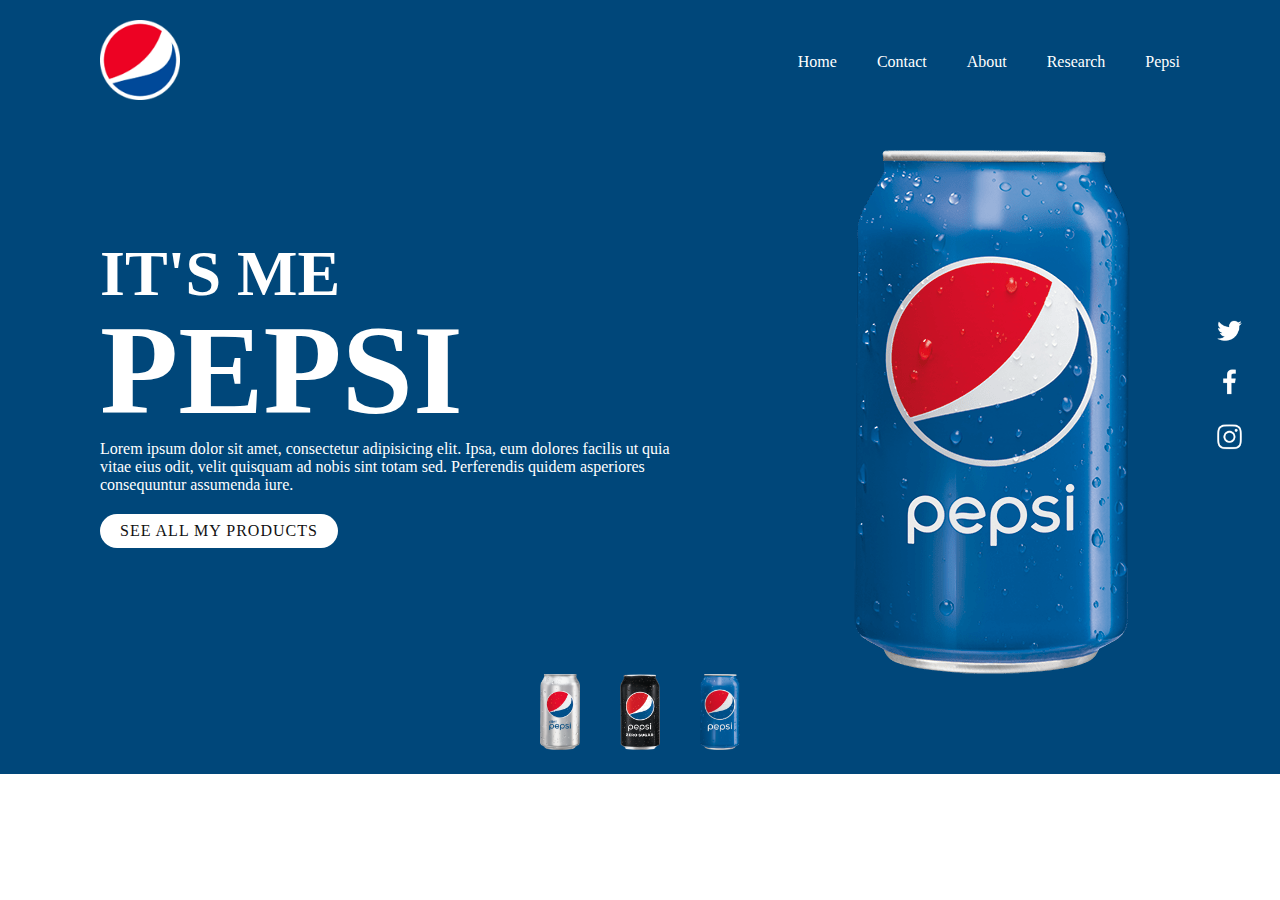
<file: 12345/pepsi/index.html>
<!DOCTYPE html>
<html lang="en">

<head>
    <meta charset="UTF-8">
    <meta http-equiv="X-UA-Compatible" content="IE=edge">
    <meta name="viewport" content="width=device-width, initial-scale=1.0">
    <title>Document</title>
    <link rel="stylesheet" href="style.css">
</head>

<body>
    <section class="canColor">
        <header>
            <a href="#"><img src="logo.png" alt="logo" class="logo"></a>
            <ul>
                <li><a href="#">Home</a></li>
                <li><a href="#">Contact</a></li>
                <li><a href="#">About</a></li>
                <li><a href="#">Research</a></li>
                <li><a href="#">Pepsi</a></li>
            </ul>
        </header>
        <div class="content">
            <div class="textBox">
                <h2>It's me <br> <span>Pepsi</span></h2>
                <p>Lorem ipsum dolor sit amet, consectetur adipisicing elit. Ipsa, eum dolores facilis ut quia vitae
                    eius odit, velit quisquam ad nobis sint totam sed. Perferendis quidem asperiores consequuntur
                    assumenda iure.</p>
                <a href="#">See All my Products</a>
            </div>
            <div class="imgBox">
                <img src="pepsi001.png" alt="can_of_cola" class="pepsi">
            </div>
        </div>
        <ul class="cards">
            <li><img src="pepsi002.png" onclick="imgSlider('pepsi002.png') ;changeBgColor('#e9e6e6') " alt="can"></li>
            <li><img src="pepsi003.png" onclick="imgSlider('pepsi003.png') ;changeBgColor('#25282a') "alt="can"></li>
            <li><img src="pepsi001.png" onclick="imgSlider('pepsi001.png') ; changeBgColor('#00477a') "alt="can"></li>
        </ul>
        <ul class="social">
            <li><a href=""><img src="twitter.png" alt=""></a></li>
            <li><a href=""><img src="facebook.png" alt=""></a></li>
            <li><a href=""><img src="instagram.png" alt=""></a></li>
        </ul>
    </section>
    <script type="text/javascript">
        function imgSlider(anything) {
            document.querySelector('.pepsi').src = anything;
        }
        function changeBgColor(color) {
            const canColor = document.querySelector('.canColor');
            canColor.style.background = color;
        }
    </script>
</body>

</html>
</file>
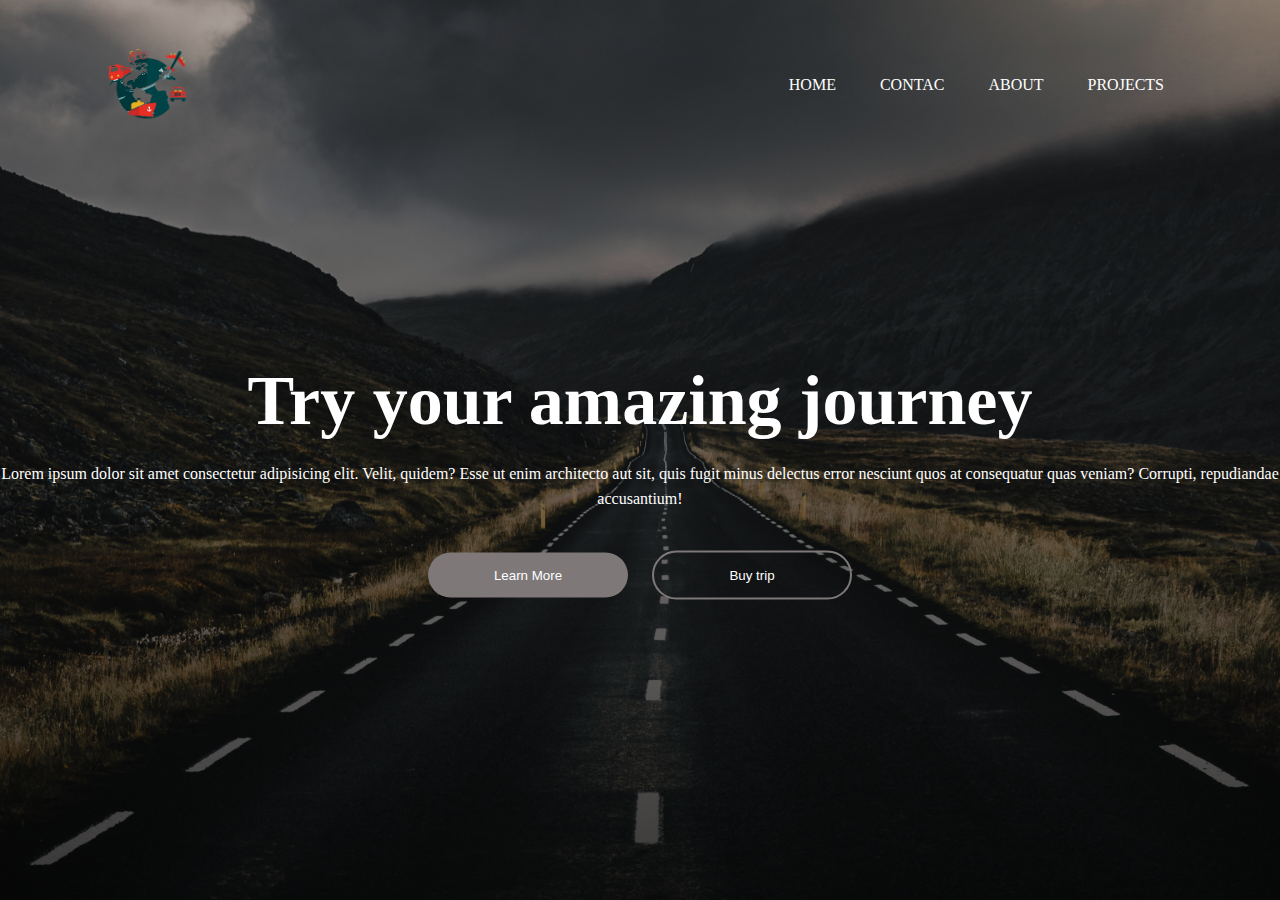
<file: 12345/school/index.html>
<!DOCTYPE html>
<html lang="en">
<head>
    <meta charset="UTF-8">
    <meta http-equiv="X-UA-Compatible" content="IE=edge">
    <meta name="viewport" content="width=device-width, initial-scale=1.0">
    <title>Web layout</title>
    <link rel="stylesheet" href="style.css">
</head>
<body>
    <div class="banner">
        <div class="navbar">
            <img src="logo.png" alt="logo" class="logo">
            <ul>
                <li><a href="#">Home</a></li>
                <li><a href="#">Contac</a></li>
                <li><a href="#">About</a></li>
                <li><a href="#">Projects</a></li>
            </ul>
        </div>

        <div class="content">
            <h1>Try your amazing journey</h1>
            <p>Lorem ipsum dolor sit amet consectetur adipisicing elit. Velit, quidem? Esse ut enim architecto aut sit, quis fugit minus delectus error nesciunt quos at consequatur quas veniam? Corrupti, repudiandae accusantium!</p>
            <button type="button" class="left">Learn More</button>
            <button type="button" class="right">Buy trip</button>
        </div>
    </div>
</body>
</html>
</file>
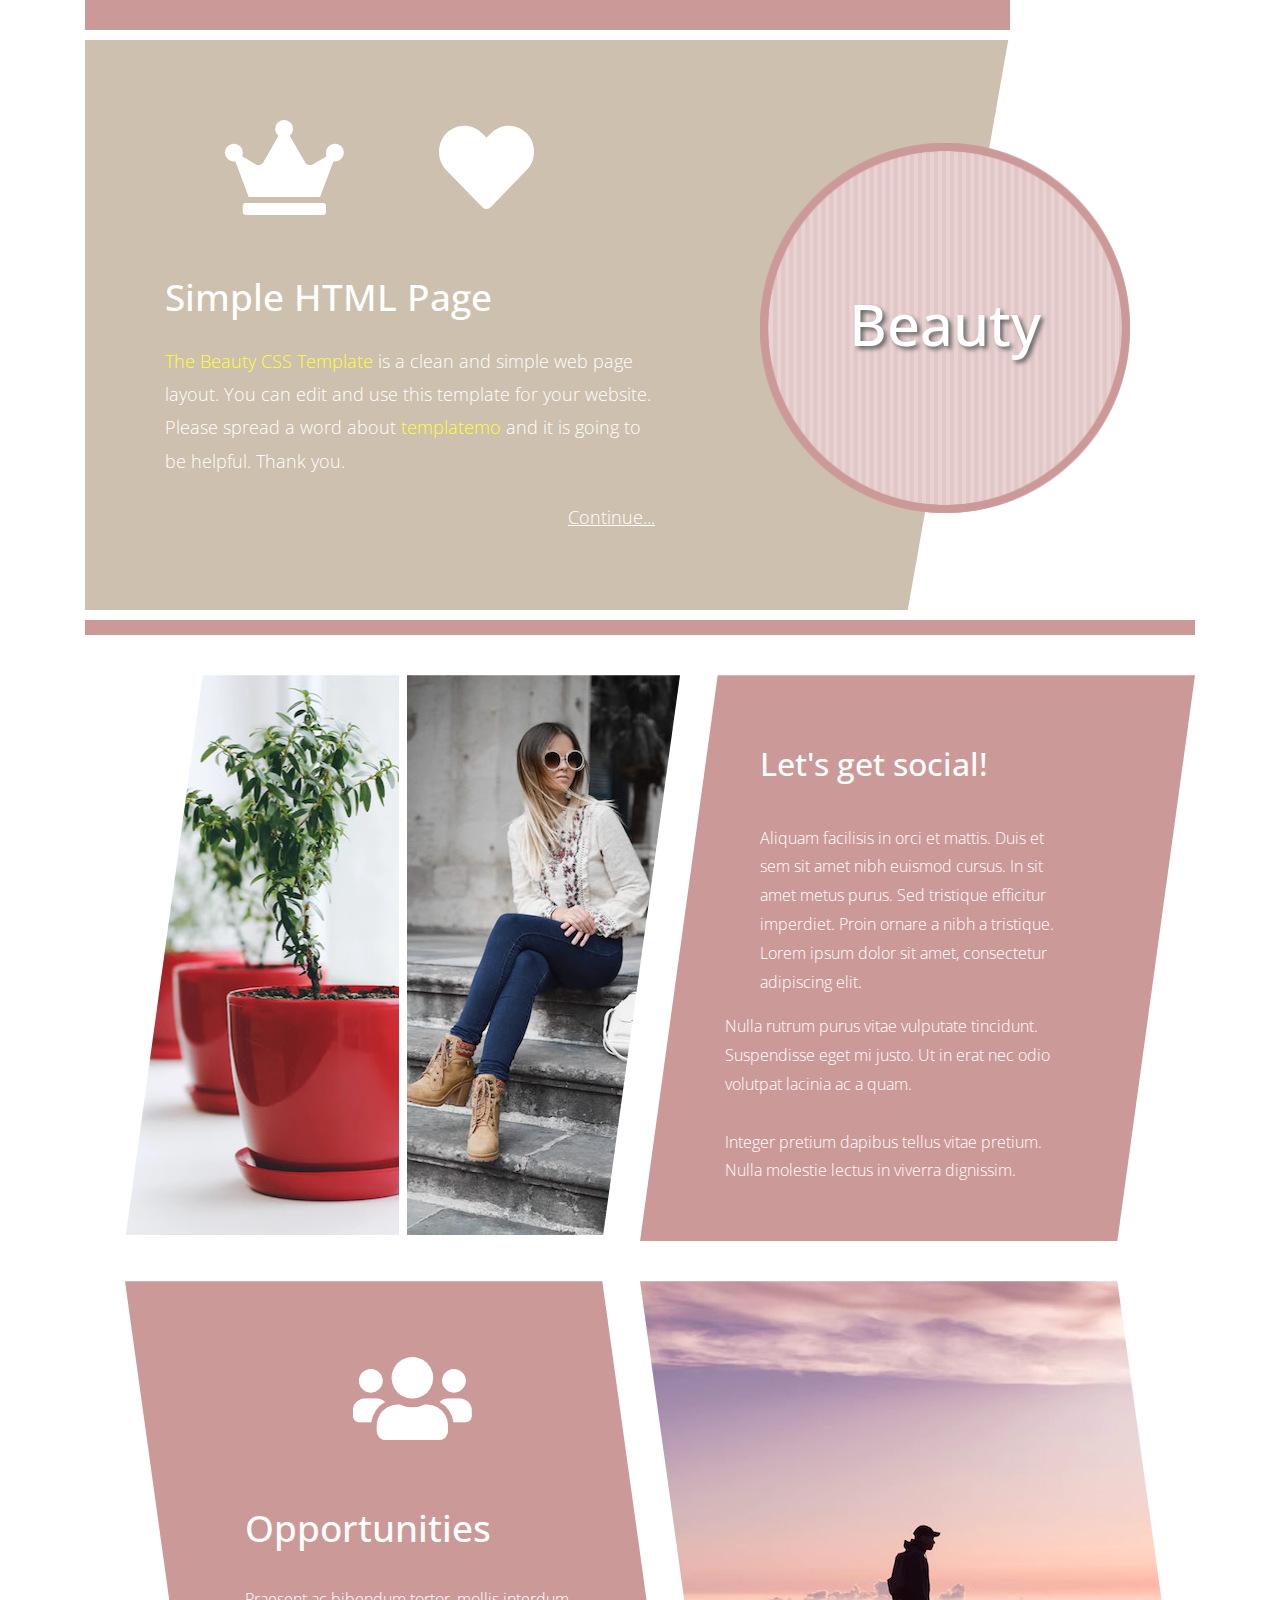
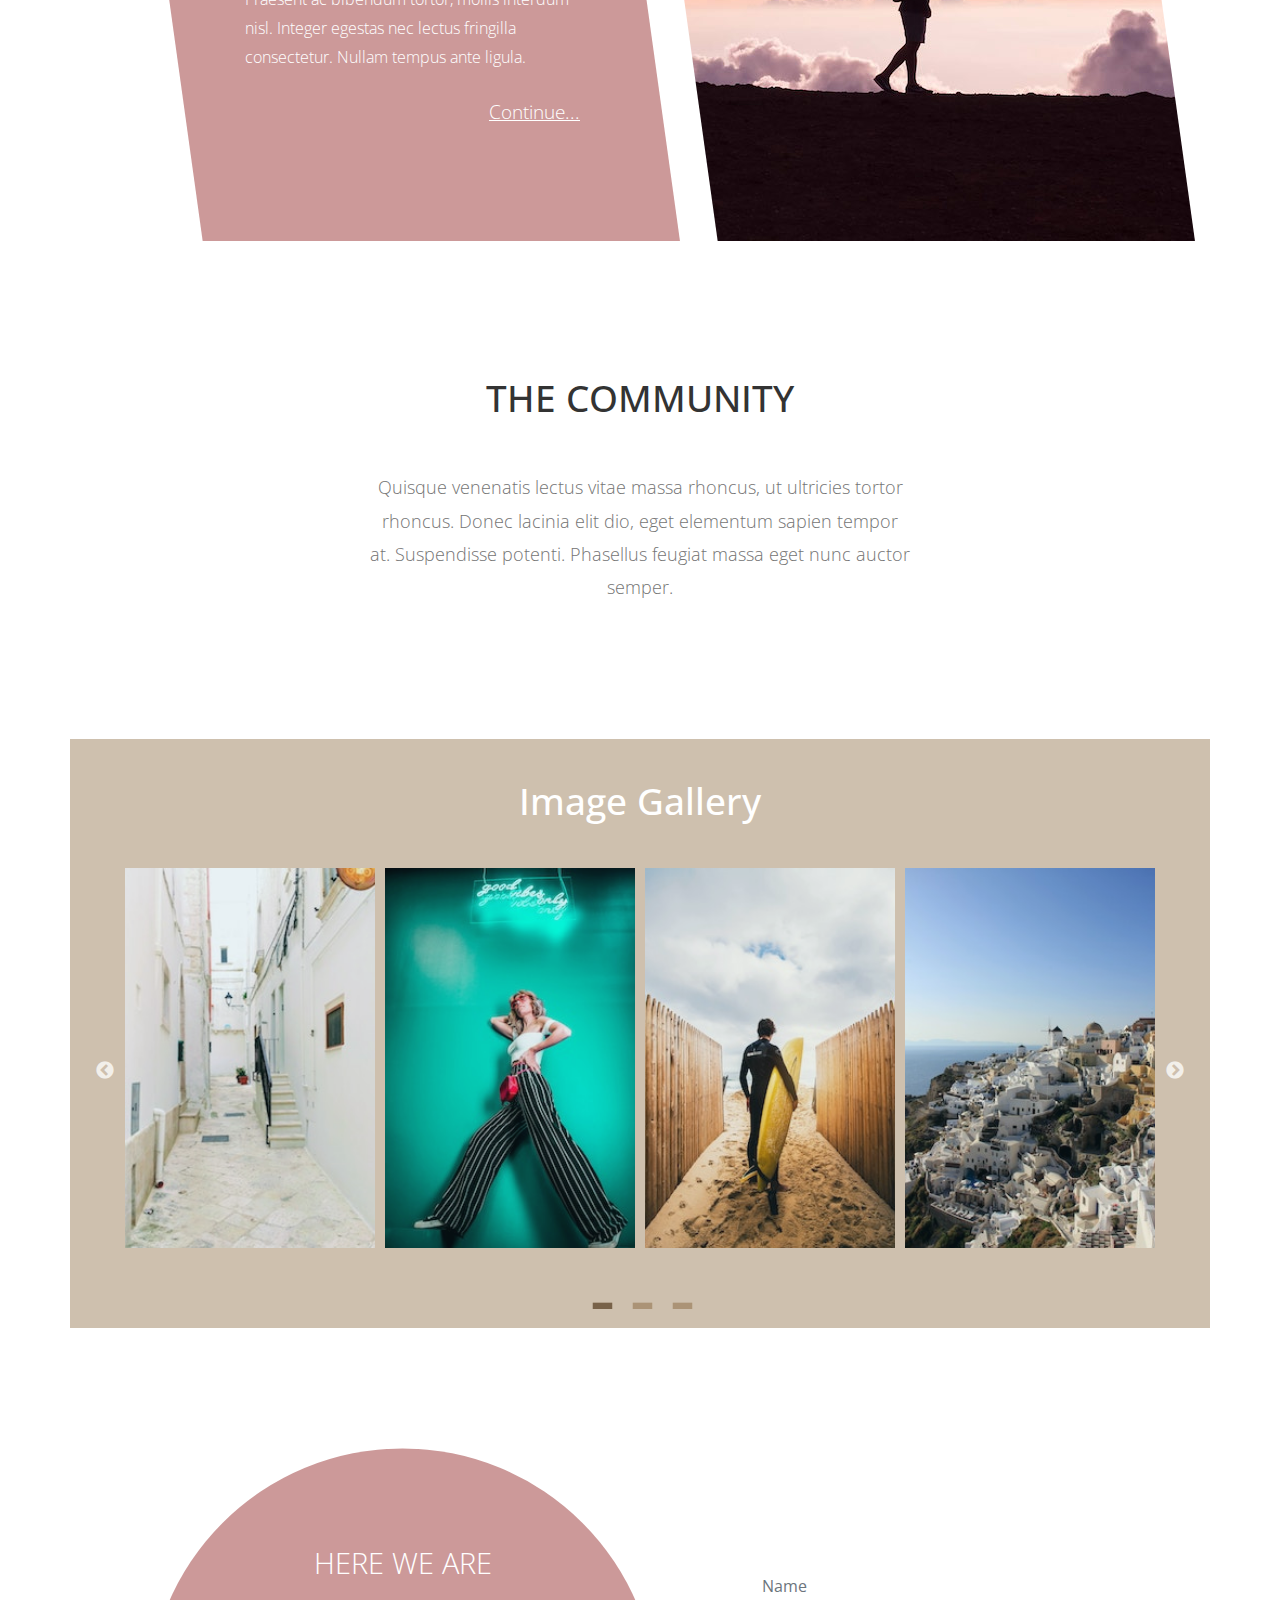
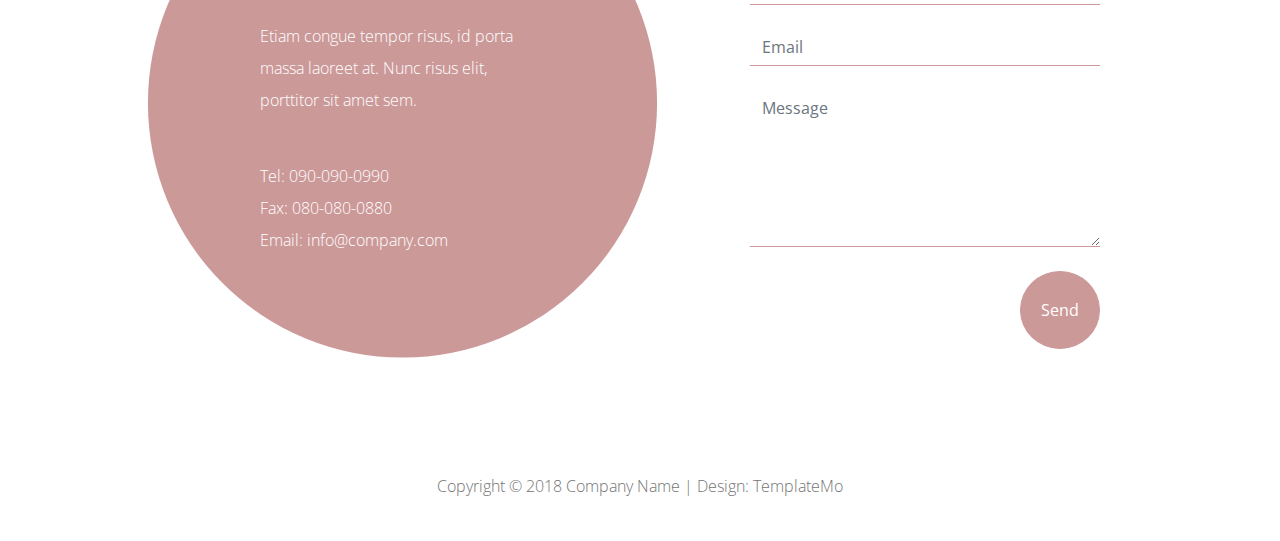
<file: 12345/templatemo_519_beauty/index.html>
<!DOCTYPE html>
<html lang="en">

<head>
  <meta charset="utf-8">
  <meta name="viewport" content="width=device-width, initial-scale=1">

  <title>Beauty HTML5 Template</title>
<!-- 

Beauty Template

http://www.templatemo.com/tm-519-beauty

-->
  <script>
    // detect IE8 and above, and edge
    if (document.documentMode || /Edge/.test(navigator.userAgent)) {
        alert('Please use Chrome or Firefox for best browsing experience!');
    }
  </script>

  <!-- load CSS -->
  <link rel="stylesheet" href="https://fonts.googleapis.com/css?family=Open+Sans:300,400">  <!-- Google web font "Open Sans" -->
  <link rel="stylesheet" href="css/bootstrap.min.css">                                      <!-- https://getbootstrap.com/ -->
  <link rel="stylesheet" href="css/fontawesome-all.min.css">                                <!-- Font awesome -->
  <link rel="stylesheet" href="slick/slick.css">
  <link rel="stylesheet" href="slick/slick-theme.css">
  <link rel="stylesheet" href="css/templatemo-style.css">                                     <!-- Templatemo style -->

</head>

<body>

  <!-- Loader -->
  <div id="loader-wrapper">
    <div id="loader"></div>
    <div class="loader-section section-left"></div>
    <div class="loader-section section-right"></div>
  </div>

  <div class="container">
    <div class="tm-top-bar"></div>

    <!-- Welcome section -->
    <section class="tm-welcome">

      <div class="tm-welcome-left">
        <!-- Logo -->
        <div class="tm-logo">
          <h1 class="tm-site-name">Beauty</h1>
        </div>
        <div class="tm-welcome-content">
          <!-- fa icons -->
          <div class="tm-welcome-icons-container">
            <i class="fas fa-crown fa-5x tm-welcome-icon"></i>
            <i class="fas fa-heart fa-5x tm-welcome-icon"></i>
          </div>

          <h2 class="tm-mb-25">Simple HTML Page</h2>
          <p class="tm-font-big"><a rel="nofollow" href="http://www.templatemo.com/tm-519-beauty" target="_parent">The Beauty CSS Template</a> is a clean and simple web page layout. You can edit and use this template for your website. Please spread a word about <a href="https://plus.google.com/+templatemo" target="_blank">templatemo</a> and it is going to be helpful. Thank you.</p>
          <a href="#" class="tm-welcome-link tm-font-big">Continue...</a>
        </div>
      </div>
      <div class="tm-welcome-right"></div>

    </section>
    <div class="tm-bar-2"></div>

    <section class="row tm-section-mb tm-section-2">
      <div class="col-md-12 tm-section-2-inner">
        <div class="tm-section-2-left">
              <div class="tm-img-container tm-img-container-1"></div>
              <div class="tm-img-container tm-img-container-2"></div>
        </div>
        <div class="tm-section-2-right tm-bg-primary">
          <div class="tm-section-2-text">
            <h2 class="tm-section-2-header tm-mb-45">Let's get social!</h2>
            <p>Aliquam facilisis in orci et mattis. Duis et sem sit amet nibh euismod cursus. In sit amet metus purus. Sed tristique efficitur imperdiet. Proin ornare a nibh a tristique. Lorem ipsum dolor sit amet, consectetur adipiscing elit.</p>
            <p class="tm-p-ml">Nulla rutrum purus vitae vulputate tincidunt. Suspendisse eget mi justo. Ut in erat nec odio volutpat lacinia ac a quam. 
            		<br><br>Integer pretium dapibus tellus vitae pretium. Nulla molestie lectus in viverra dignissim.</p>
          </div>
        </div>
      </div>
    </section>

    <section class="row tm-section-3">
      <div class="col-md-12 tm-section-3-inner">
        <div class="tm-section-3-left tm-bg-primary">
          <div class="tm-section-3-text">
            <i class="fas fa-users fa-5x tm-welcome-icon d-block text-center ml-0"></i>
            <h2 class="tm-section-3-header tm-mb-35">Opportunities</h2>
            <p>Praesent ac bibendum tortor, mollis interdum nisl. Integer egestas nec lectus fringilla consectetur. Nullam tempus ante ligula.</p>
            <a href="#" class="d-block tm-welcome-link">Continue...</a>
          </div>
        </div>
        <div class="tm-section-3-right">
          <div class="tm-img-container tm-img-container-3"></div>
        </div>
      </div>
  </section>

  <section class="row tm-section-pt tm-section-pb">
    <div class="col-md-6 mx-auto text-center">
      <h2 class="tm-text-dark tm-mb-50">THE COMMUNITY</h2>
      <p class="tm-text-light-dark tm-font-big">Quisque venenatis lectus vitae massa rhoncus, ut ultricies tortor rhoncus. Donec lacinia elit dio, eget elementum sapien tempor at. Suspendisse potenti. Phasellus feugiat massa eget nunc auctor semper.</p>
    </div>
  </section>

  <section class="row tm-section-pb">
    <div class="col-md-12 tm-bg-accent tm-gallery-pad tm-gallery-container mx-auto">
      <h2 class="text-center tm-mb-45">Image Gallery</h2>
      <div class="grid tm-gallery">
        <figure class="effect-lexi tm-gallery-item">
          <img src="img/img-01.jpg" alt="Image" class="">
          <figcaption>
            <p>Orci varius natoque penatibus et magnis dis parturient montes.</p>
          </figcaption>
        </figure>
        <figure class="effect-lexi tm-gallery-item">
          <img src="img/img-02.jpg" alt="Image" class="">
          <figcaption>
            <p>Vivamus interdum a lectus non auctor. Aliquam placerat.</p>
          </figcaption>
        </figure>
        <figure class="effect-lexi tm-gallery-item">
          <img src="img/img-03.jpg" alt="Image" class="">
          <figcaption>
            <p>Maecenas quis risus sem. Fusce ac dolor in ipsum pretium.</p>
          </figcaption>
        </figure>
        <figure class="effect-lexi tm-gallery-item">
          <img src="img/img-04.jpg" alt="Image" class="">
          <figcaption>
            <p>In scelerisque tincidunt elit nec luctus. Curabitur.</p>
          </figcaption>
        </figure>
        <figure class="effect-lexi tm-gallery-item">
          <img src="img/img-05.jpg" alt="Image" class="">
          <figcaption>
            <p>Nulla molestie lectus in viverra dignissim. Donec aliquam.</p>
          </figcaption>
        </figure>
        <figure class="effect-lexi tm-gallery-item">
          <img src="img/img-06.jpg" alt="Image" class="">
          <figcaption>
            <p>Nullam sagittis leo vitae mi ultricies, sed vestibulum libero.</p>
          </figcaption>
        </figure>
      </div>
    </div>
  </section>

  <section class="row">
    <div class="col-md-7 d-flex tm-contact-left-col">
      <div class="tm-bg-primary tm-contact-left">
        <div class="tm-contact-left-inner">
          <h2 class="text-center tm-mb-40 tm-contact-header">HERE WE ARE</h2>
          <p class="tm-line-height-2 mb-5">Etiam congue tempor risus, id porta massa laoreet at. Nunc risus elit, porttitor sit amet sem.</p>
          <div class="mb-2 tm-font-normal">
            Tel: <a href="tel:0900900990" class="mt-5 tm-contact-link">090-090-0990</a>
          </div>
          <div class="mb-2 tm-font-normal">
            Fax: <a href="tel:0800800880" class="tm-contact-link">080-080-0880</a>
          </div>
          <div class="mb-2 tm-font-normal">
            Email: <a href="mailto:info@company.com" class="tm-contact-link">info@company.com</a>
          </div>
        </div>
      </div>
    </div>
    <div class="col-md-4">
      <form action="#" method="post" class="tm-contact-form">
        <div class="form-group mb-4">
          <input type="text" id="contact_name" name="contact_name" class="form-control" placeholder="Name" required/>
        </div>
        <div class="form-group mb-4">
          <input type="email" id="contact_email" name="contact_email" class="form-control" placeholder="Email" required/>
        </div>
        <div class="form-group mb-4">
          <textarea rows="6" id="contact_message" name="contact_message" class="form-control" placeholder="Message" required></textarea>
        </div>
        <div class="form-group mb-0">
          <button type="submit" class="btn btn-primary tm-btn-round tm-fl-right">Send</button>
        </div>
      </form>
    </div>
  </section>

  <footer class="pt-4 pb-4">
    <p class="text-center tm-text-light-dark">Copyright &copy; 2018 Company Name 
    
    | Design: <a rel="nofollow" href="http://templatemo.com" class="tm-text-light-dark">TemplateMo</a></p>
  </footer>

</div> <!-- container -->

<script src="js/jquery-3.2.1.slim.min.js"></script>
<script src="slick/slick.min.js"></script>
<script>

  $(function(){
    $('.tm-gallery').slick({
      dots: true,
      infinite: true,
      slidesToShow: 4,
      slidesToScroll: 2,
      responsive: [
      {
        breakpoint: 991,
        settings: {
          slidesToShow: 3,
          slidesToScroll: 2
        }
      },
      {
        breakpoint: 767,
        settings: {
          slidesToShow: 2,
          slidesToScroll: 1
        }
      },
      {
        breakpoint: 480,
        settings: {
          slidesToShow: 1,
          slidesToScroll: 1
        }
      }
      // You can unslick at a given breakpoint now by adding:
      // settings: "unslick"
      // instead of a settings object
    ]
    });
  });

</script>
</body>
</html>
</file>
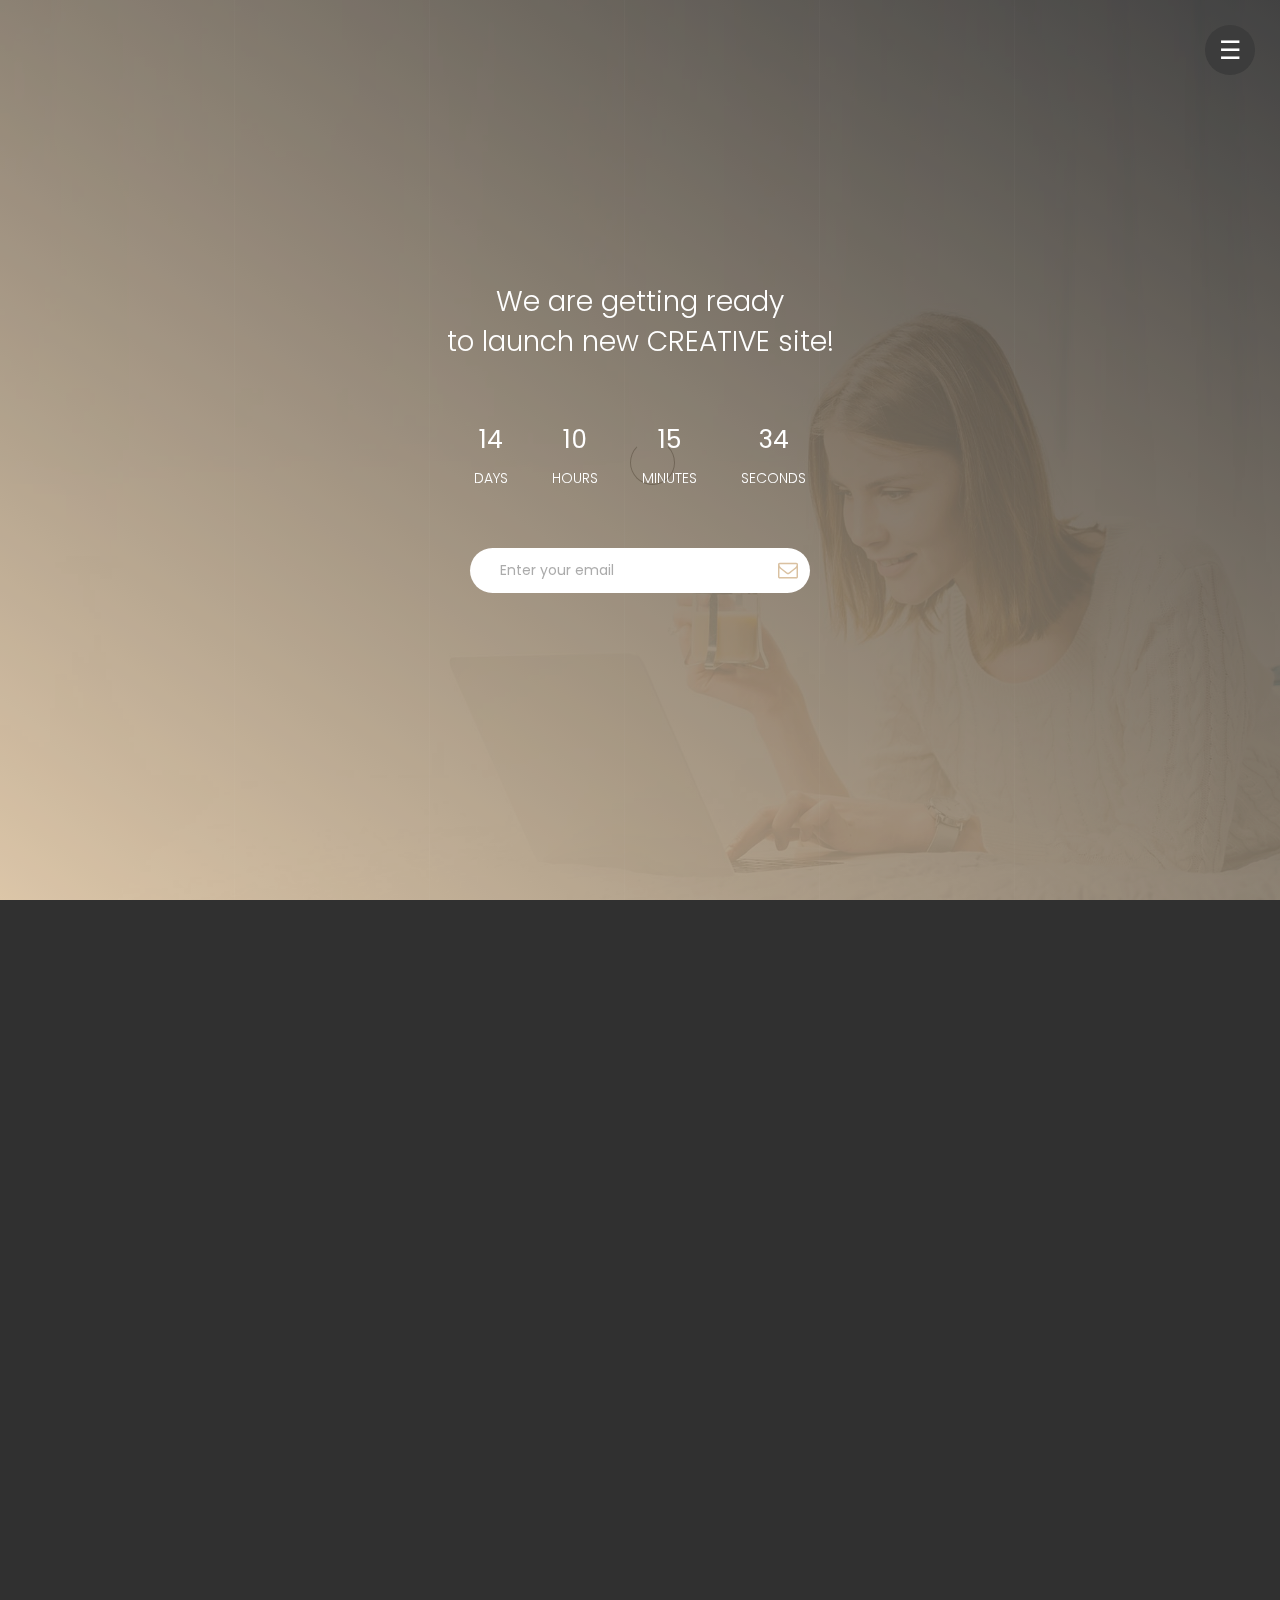
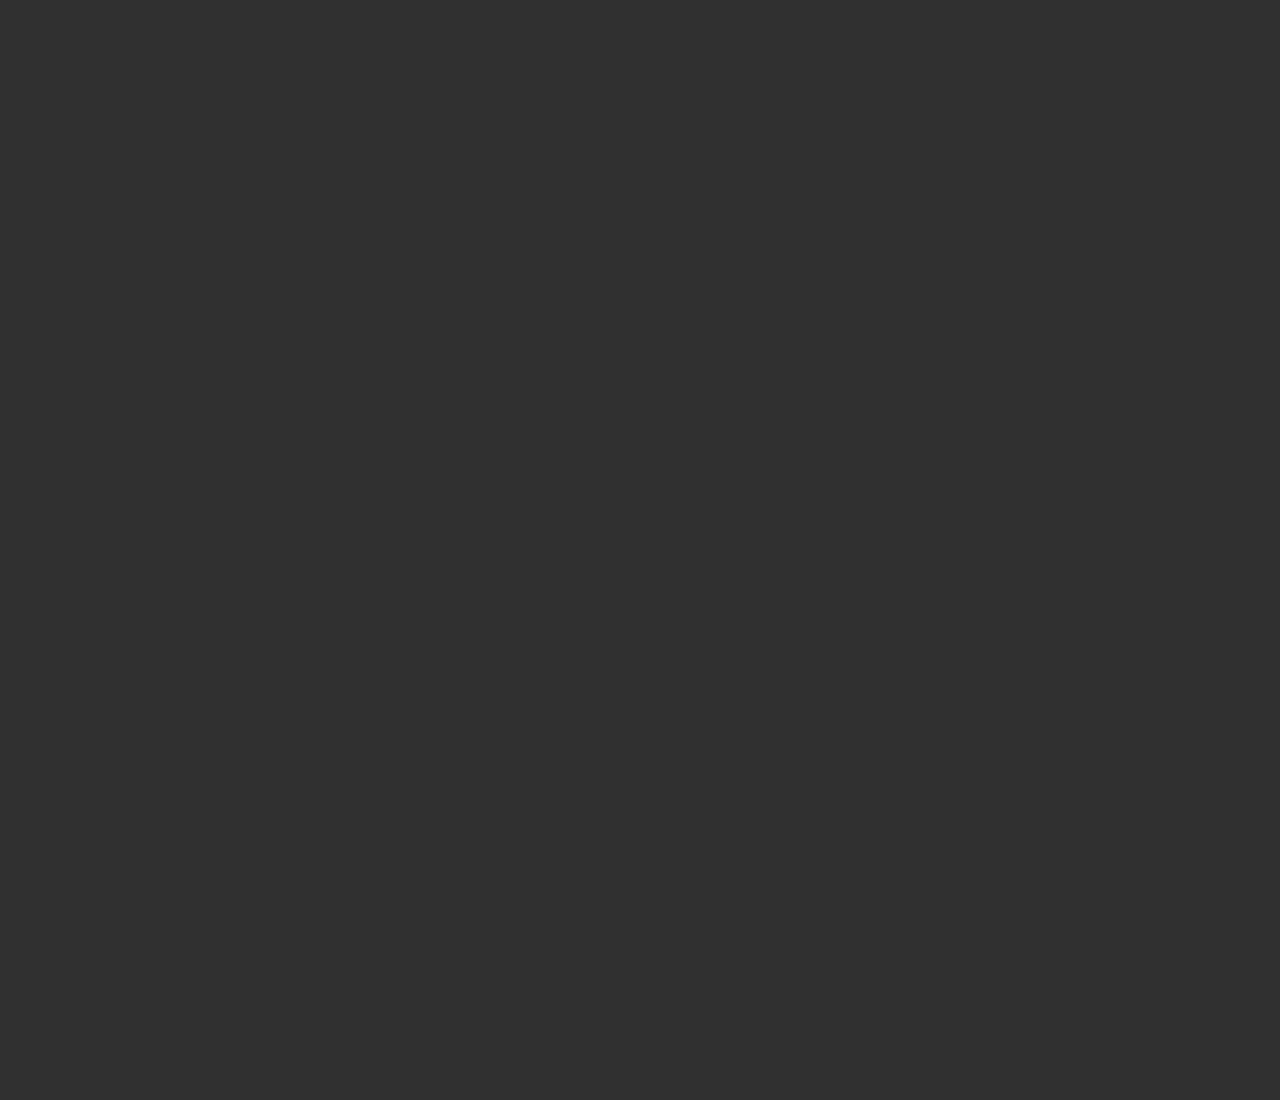
<file: 12345/templatemo_521_get_ready/index.html>
<!DOCTYPE html>
<html lang="en">
<head>

     <title>Get Ready - Coming Soon Template</title>
<!-- 

Get Ready Template

https://templatemo.com/tm-521-get-ready

-->
     <meta charset="UTF-8">
     <meta http-equiv="X-UA-Compatible" content="IE=Edge">
     <meta name="description" content="">
     <meta name="keywords" content="">
     <meta name="team" content="">
     <meta name="viewport" content="width=device-width, initial-scale=1, maximum-scale=1">

     <link rel="stylesheet" href="css/bootstrap.min.css">
     <link rel="stylesheet" href="css/vegas.min.css">
     <link rel="stylesheet" href="css/font-awesome.min.css">

     <!-- MAIN CSS -->
     <link rel="stylesheet" href="css/templatemo-style.css">

</head>
<body>

     <!-- PRE LOADER -->
     <section class="preloader">
          <div class="spinner">

               <span class="spinner-rotate"></span>
               
          </div>
     </section>


     <!-- GRID LINE -->
    <section class="grid">
         <div class="container">
            <div class="row">

              <div class="col-md-2 col-sm-2">
                <div class="grid-line"></div>
              </div>
              <div class="col-md-2 col-sm-2">
                <div class="grid-line"></div>
              </div>
              <div class="col-md-2 col-sm-2">
                <div class="grid-line"></div>
              </div>
              <div class="col-md-2 col-sm-2">
                <div class="grid-line"></div>
              </div>
              <div class="col-md-2 col-sm-2">
                <div class="grid-line"></div>
              </div>

            </div>
         </div>
    </section>


    <div class="menu-bg"></div>
    <div class="menu-burger">☰</div>

    <div class="menu-items">
       <div class="container">
         <div class="row">
           <div class="col-md-offset-2 col-md-4 col-sm-6">
            <h1>Navigations</h1>
             <ul class="menu">
                <li><a href="#">Home</a></li>
                <li><a href="#">Our Studio</a></li>
                <li><a href="#">Journal</a></li>
                <li><a href="#">Start a project</a></li>
                <li><a href="#">Email Us</a></li>
            </ul>
           </div>

           <div class="col-md-4 col-sm-6">
             <address>
               <h1>Our Studio</h1>
               <p>1234 New Street View, <br> Kumasi, Ghana</p>
               <div class="google-map">
                  <iframe src="https://www.google.com/maps/embed?pb=!1m18!1m12!1m3!1d1197183.8373802372!2d-1.9415093691103689!3d6.781986417238027!2m3!1f0!2f0!3f0!3m2!1i1024!2i768!4f13.1!3m3!1m2!1s0xfdb96f349e85efd%3A0xb8d1e0b88af1f0f5!2sKumasi+Central+Market!5e0!3m2!1sen!2sth!4v1532967884907" allowfullscreen></iframe>
               </div>
             </address>
           </div> 

           <div class="col-md-12 col-sm-12">
             <ul class="social-icon">
              <li class="line"></li>
               <li><a href="https://fb.com/templatemo" class="fa fa-facebook"></a></li>
               <li><a href="#" class="fa fa-twitter"></a></li>
               <li><a href="https://plus.google.com/+templatemo" class="fa fa-google"></a></li>
               <li><a href="#" class="fa fa-instagram"></a></li>
             </ul>
           </div>
         </div>
       </div>
    </div>


     <!-- HOME -->
     <section id="home">
        <div class="overlay"></div>
          <div class="container">
               <div class="row">

                    <div class="col-md-12 col-sm-12">
                         <div class="home-info">
                              <h1>We are getting ready <br>to launch new CREATIVE site!</h1>
                              <!-- You can change the date time in init.js file -->
                              <ul class="countdown">
                                   <li>
                                        <span class="days">14</span>
                                        <h3>Days</h3>
                                   </li>
                                   <li>
                                        <span class="hours">10</span>
                                        <h3>hours</h3>
                                   </li>
                                   <li>
                                        <span class="minutes">15</span>
                                        <h3>minutes</h3>
                                   </li>
                                   <li>
                                        <span class="seconds">34</span>
                                        <h3>seconds</h3>
                                   </li>     
                              </ul>
                              <div class="subscribe-form">
                                <form action="" method="get">
                                  <input type="email" name="email" class="form-control" placeholder="Enter your email" required="">
                                  <button type="submit" class="form-control"><i class="fa fa-envelope-o"></i></button>
                                </form>
                              </div>
                         </div>
                    </div>

               </div>
          </div>
     </section>

     <!-- SCRIPTS -->
     <script src="js/jquery.js"></script>
     <script src="js/bootstrap.min.js"></script>
     <script src="js/vegas.min.js"></script>
     <script src="js/countdown.js"></script>
     <script src="js/init.js"></script>
     <script src="js/custom.js"></script>

</body>
</html>
</file>
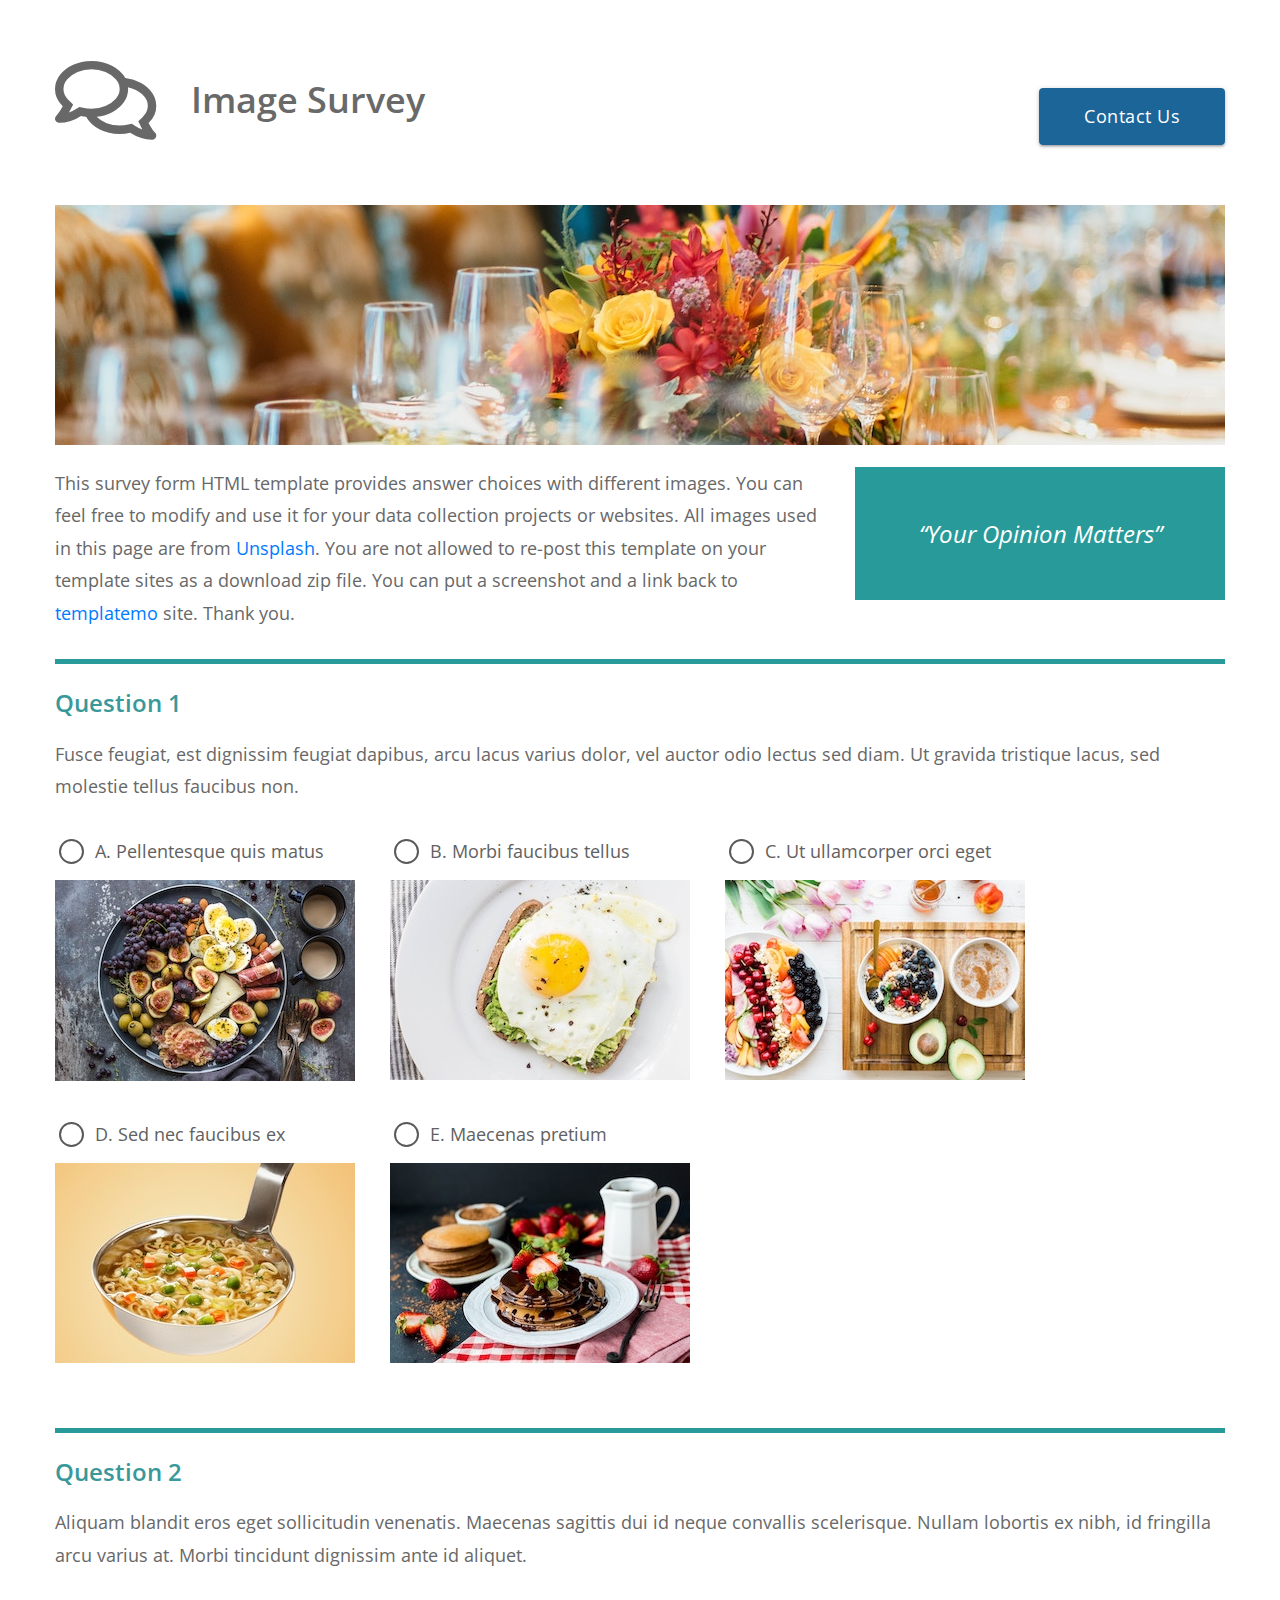
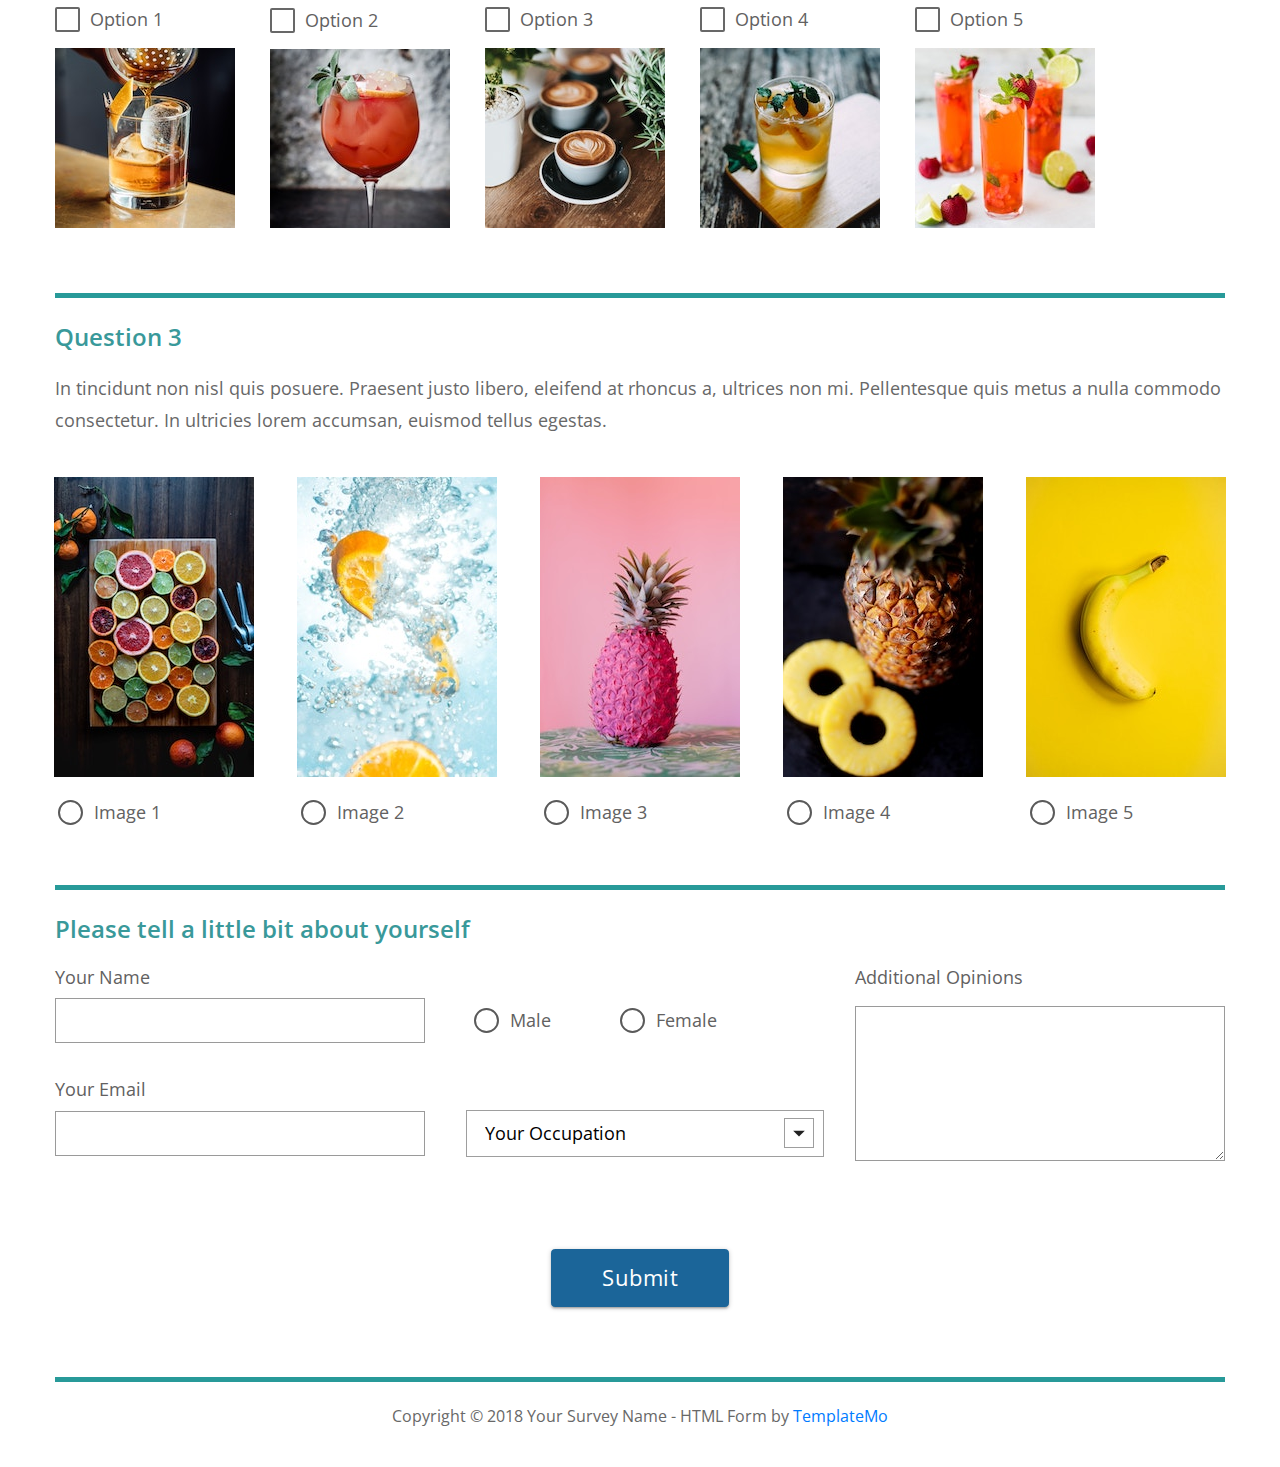
<file: 12345/templatemo_523_image_survey/index.html>
<!DOCTYPE html>
<html lang="en">

<head>
    <meta charset="UTF-8">
    <meta name="viewport" content="width=device-width, initial-scale=1.0">
    <meta http-equiv="X-UA-Compatible" content="ie=edge">
    <title>Image Survey HTML Form by templatemo</title>

    <!-- load CSS -->
    <link rel="stylesheet" href="https://fonts.googleapis.com/css?family=Open+Sans:400,600">
    <!-- Google web font "Open Sans" -->
    <link rel="stylesheet" href="css/materialize.min.css">
    <!-- https://materializecss.com -->
    <link rel="stylesheet" href="css/bootstrap.min.css">
    <!-- https://getbootstrap.com/ -->
    <link rel="stylesheet" href="css/all.min.css">
    <!-- https://fontawesome.com/ -->
    <link rel="stylesheet" href="css/templatemo-style.css">
    <!-- Template Mo style -->
    <!--
	Image Survey Form Template
	https://templatemo.com/tm-523-image-survey
	-->
</head>

<body>
    <div class="container">
        <div class="row">
            <div class="col-sm-12 col-md-7">
                <i class="far fa-comments fa-5x tm-site-icon"></i>
                <h1 class="tm-site-name">Image Survey</h1>
            </div>
            <div class="col-sm-12 col-md-5 mt-md-0 mt-5">
                <div class="tm-site-header-right-col">
                    <a href="#" class="btn btn-primary">Contact Us</a>
                </div>
            </div>
        </div>
        <div class="row">
            <div class="col-12">
                <div class="tm-parallax"></div>
            </div>
        </div>
        <div class="row">
            <div class="tm-intro">
                <div class="col-sm-12 col-md-8 mb-md-0 mb-4 tm-intro-left">
                    <p class="mb-0">This survey form HTML template provides answer choices with different images. 
                    		You can feel free to modify and use it for your data collection projects or websites. 
                            All images used in this page are from <a href="https://unsplash.com">Unsplash</a>.
                            You are not allowed to re-post this template on your template sites as a download zip file. 
                  			You can put a screenshot and a link back to <a rel="nofollow" href="https://templatemo.com">templatemo</a> site. Thank you.</p>
                </div>
                <div class="col-sm-12 col-md-4">
                    <em>
                        <p class="tm-highlight">&ldquo;Your Opinion Matters&rdquo;</p>
                    </em>
                </div>
            </div>
            <div class="col-12">
                <hr>
            </div>
        </div>

        <form action="" method="post">
            <div class="row">
                <div class="col-12">
                    <h2 class="tm-question-header">Question 1</h2>
                    <p>Fusce feugiat, est dignissim feugiat dapibus, arcu lacus varius dolor, vel auctor odio lectus
                        sed diam. Ut gravida tristique lacus, sed molestie tellus faucibus non.</p>
                    <div class="tm-q-choice-container">
                        <label class="tm-q-choice">
                            <div class="mb-3">
                                <input class="tm-radio-group-1 with-gap" name="q1" type="radio" value="q1_a1" />
                                <span>A. Pellentesque quis matus</span>
                            </div>
                            <img src="img/img-3x2-1.jpg" alt="Image">
                        </label>
                        <label class="tm-q-choice">
                            <div class="mb-3">
                                <input class="tm-radio-group-1 with-gap" name="q1" type="radio" value="q1_a2" />
                                <span>B. Morbi faucibus tellus</span>
                            </div>
                            <img src="img/img-3x2-2.jpg" alt="Image">
                        </label>
                        <label class="tm-q-choice">
                            <div class="mb-3">
                                <input class="tm-radio-group-1 with-gap" name="q1" type="radio" value="q1_a3" />
                                <span>C. Ut ullamcorper orci eget</span>
                            </div>
                            <img src="img/img-3x2-3.jpg" alt="Image">
                        </label>
                        <label class="tm-q-choice">
                            <div class="mb-3">
                                <input class="tm-radio-group-1 with-gap" name="q1" type="radio" value="q1_a4" />
                                <span>D. Sed nec faucibus ex</span>
                            </div>
                            <img src="img/img-3x2-4.jpg" alt="Image">
                        </label>
                        <label class="tm-q-choice">
                            <div class="mb-3">
                                <input class="tm-radio-group-1 with-gap" name="q1" type="radio" value="q1_a5" />
                                <span>E. Maecenas pretium</span>
                            </div>
                            <img src="img/img-3x2-5.jpg" alt="Image">
                        </label>
                    </div>
                </div> <!-- col-12 -->
                <div class="col-12">
                    <hr>
                </div>
                <div class="col-12">
                    <h2 class="tm-question-header tm-question-header-mt">Question 2</h2>
                    <p>Aliquam blandit eros eget sollicitudin venenatis. Maecenas sagittis dui id neque convallis
                        scelerisque. Nullam lobortis ex nibh, id fringilla arcu varius at. Morbi tincidunt dignissim
                        ante id aliquet.</p>
                    <div class="tm-q-choice-container">
                        <label class="tm-q-choice tm-q-choice-2-col">
                            <div class="mb-3">
                                <input type="checkbox" name="q2[]" class="filled-in tm-checkbox" value="q2_a1" />
                                <span>Option 1</span>
                            </div>
                            <img src="img/img-1x1-1.jpg" alt="Image" class="img-fluid">
                        </label>
                        <label class="tm-q-choice tm-q-choice-2-col">
                            <div class="mb-3">
                                <input type="checkbox" name="q2[]" class="filled-in tm-checkbox" value="q2_a2" />
                                <span>Option 2</span>
                            </div>
                            <img src="img/img-1x1-2.jpg" alt="Image" class="img-fluid">
                        </label>
                        <label class="tm-q-choice tm-q-choice-2-col">
                            <div class="mb-3">
                                <input type="checkbox" name="q2[]" class="filled-in tm-checkbox" value="q2_a3" />
                                <span>Option 3</span>
                            </div>
                            <img src="img/img-1x1-3.jpg" alt="Image" class="img-fluid">
                        </label>
                        <label class="tm-q-choice tm-q-choice-2-col">
                            <div class="mb-3">
                                <input type="checkbox" name="q2[]" class="filled-in tm-checkbox" value="q2_a4" />
                                <span>Option 4</span>
                            </div>
                            <img src="img/img-1x1-4.jpg" alt="Image" class="img-fluid">
                        </label>
                        <label class="tm-q-choice tm-q-choice-2-col">
                            <div class="mb-3">
                                <input type="checkbox" name="q2[]" class="filled-in tm-checkbox" value="q2_a5" />
                                <span>Option 5</span>
                            </div>
                            <img src="img/img-1x1-5.jpg" alt="Image" class="img-fluid">
                        </label>
                    </div>
                </div> <!-- col-12 -->
                <div class="col-12">
                    <hr>
                </div>
                <div class="col-12">
                    <h2 class="tm-question-header tm-question-header-mt">Question 3</h2>
                    <p class="mb-0">In tincidunt non nisl quis posuere. Praesent justo libero, eleifend at rhoncus a,
                        ultrices non
                        mi. Pellentesque quis metus a nulla commodo consectetur. In ultricies lorem accumsan, euismod
                        tellus egestas.</p>
                    <div class="tm-q3-choice-container">
                        <label class="tm-q3-choice tm-q-choice-2-col">
                            <img src="img/img-2x3-1.jpg" alt="Image" class="img-fluid">
                            <div class="mt-4">
                                <input type="radio" name="q3" class="tm-radio-group-2 with-gap" value="q3_a1" />
                                <span>Image 1</span>
                            </div>
                        </label>
                        <label class="tm-q3-choice tm-q-choice-2-col">
                            <img src="img/img-2x3-2.jpg" alt="Image" class="img-fluid">
                            <div class="mt-4">
                                <input type="radio" name="q3" class="tm-radio-group-2 with-gap" value="q3_a2" />
                                <span>Image 2</span>
                            </div>
                        </label>
                        <label class="tm-q3-choice tm-q-choice-2-col">
                            <img src="img/img-2x3-3.jpg" alt="Image" class="img-fluid">
                            <div class="mt-4">
                                <input type="radio" name="q3" class="tm-radio-group-2 with-gap" value="q3_a3" />
                                <span>Image 3</span>
                            </div>
                        </label>
                        <label class="tm-q3-choice tm-q-choice-2-col">
                            <img src="img/img-2x3-4.jpg" alt="Image" class="img-fluid">
                            <div class="mt-4">
                                <input type="radio" name="q3" class="tm-radio-group-2 with-gap" value="q3_a4" />
                                <span>Image 4</span>
                            </div>
                        </label>
                        <label class="tm-q3-choice tm-q-choice-2-col">
                            <img src="img/img-2x3-5.jpg" alt="Image" class="img-fluid">
                            <div class="mt-4">
                                <input type="radio" name="q3" class="tm-radio-group-2 with-gap" value="q3_a5" />
                                <span>Image 5</span>
                            </div>
                        </label>
                    </div> <!-- choices container -->
                </div> <!-- col-12 -->
                
                <div class="col-12 tm-respondent-info">
                	<hr>
                	<h2 class="tm-question-header tm-question-header-mt">Please tell a little bit about yourself</h2>
                    <div class="row">
                        <div class="col-md-6 col-lg-4">
                            <div class="form-group">
                                <label for="inputName">Your Name</label>
                                <input type="text" class="form-control browser-default" id="inputName" name="name"
                                    aria-describedby="nameHelp">
                            </div>
                            <div class="form-group">
                                <label for="inputEmail">Your Email</label>
                                <input type="email" class="form-control browser-default" id="inputEmail1" name="email"
                                    aria-describedby="emailHelp">
                            </div>
                        </div>
                        <div class="col-md-6 col-lg-4">
                            <div class="tm-choice-mt">
                                <label class="tm-q-choice">
                                    <input type="radio" name="gender" class="with-gap" value="male" />
                                    <span>Male</span>
                                </label>
                                <label class="tm-q-choice tm-choice-ml">
                                    <input type="radio" name="gender" class="with-gap" value="female" />
                                    <span>Female</span>
                                </label>
                            </div>
                            <div class="input-field col tm-dropdown-container">
                                <select class="" name="occupation" id="occupation">
                                    <option value="select">Your Occupation</option>
                                    <option value="CE">Chief Executive</option>
                                    <option value="SA">Software Architect</option>
                                    <option value="PM">Project Manager</option>
                                    <option value="WD">Web Developer</option>
                                </select>
                            </div>
                        </div>
                        <div class="col-md-12 col-lg-4">
                            <label for="message" class="mb-3">Additional Opinions</label>
                            <textarea class="p-3" name="message" id="message" cols="30" rows="3"></textarea>
                        </div>
                    </div>
                </div>
                <div class="col-12 text-center tm-submit-container">
                    <button type="submit" href="#" class="btn btn-primary tm-btn-submit">Submit</button>
                </div>
                <div class="col-12">
                    <hr>
                </div>
            </div> <!-- row -->
        </form>
        <div class="row">
          <div class="col-12">
                <footer>
                    <p class="text-center mb-3 tm-footer-text">Copyright &copy; 2018 Your Survey Name - HTML Form by <a rel="nofollow" href="https://templatemo.com">TemplateMo</a></p>
                </footer>
            </div>
        </div>
    </div>
    <script src="js/jquery-3.3.1.min.js"></script>
    <script src="js/materialize.min.js"></script>
    <script>

        // Parallax function
        // https://codepen.io/roborich/pen/wpAsm
        var background_image_parallax = function ($object, multiplier) {
            multiplier = typeof multiplier !== 'undefined' ? multiplier : 0.5;
            multiplier = 1 - multiplier;
            var $doc = $(document);
            $object.css({ "background-attatchment": "fixed" });
            $(window).scroll(function () {
                var from_top = $doc.scrollTop(),
                    bg_css = 'center ' + (multiplier * from_top - 200) + 'px';
                $object.css({ "background-position": bg_css });
            });
        };

        /**
         * detect IE
         * returns version of IE or false, if browser is not Internet Explorer
         */
        function detectIE() {
            var ua = window.navigator.userAgent;

            var msie = ua.indexOf('MSIE ');
            if (msie > 0) {
                // IE 10 or older => return version number
                return parseInt(ua.substring(msie + 5, ua.indexOf('.', msie)), 10);
            }

            var trident = ua.indexOf('Trident/');
            if (trident > 0) {
                // IE 11 => return version number
                var rv = ua.indexOf('rv:');
                return parseInt(ua.substring(rv + 3, ua.indexOf('.', rv)), 10);
            }

            // var edge = ua.indexOf('Edge/');
            // if (edge > 0) {
            //     // Edge (IE 12+) => return version number
            //     return parseInt(ua.substring(edge + 5, ua.indexOf('.', edge)), 10);
            // }

            // other browser
            return false;
        }

        $(document).ready(function () {

            // Detect IE
            if (detectIE()) {
                alert('Please use the latest version of Chrome, Firefox, or Edge for best browsing experience.');
            }

            $('select').formSelect();
            // Parallax image background
            background_image_parallax($(".tm-parallax"), 0.40);

            // Darken image when its radio button is selected
            $(".tm-radio-group-1").click(function () {
                $('.tm-radio-group-1').parent().siblings("img").removeClass("darken");
                $(this).parent().siblings("img").addClass("darken");
            });

            $(".tm-radio-group-2").click(function () {
                $('.tm-radio-group-2').parent().siblings("img").removeClass("darken");
                $(this).parent().siblings("img").addClass("darken");
            });

            $(".tm-checkbox").click(function () {
                $(this).parent().siblings("img").toggleClass("darken");
            })
        });
    </script>
</body>

</html>
</file>
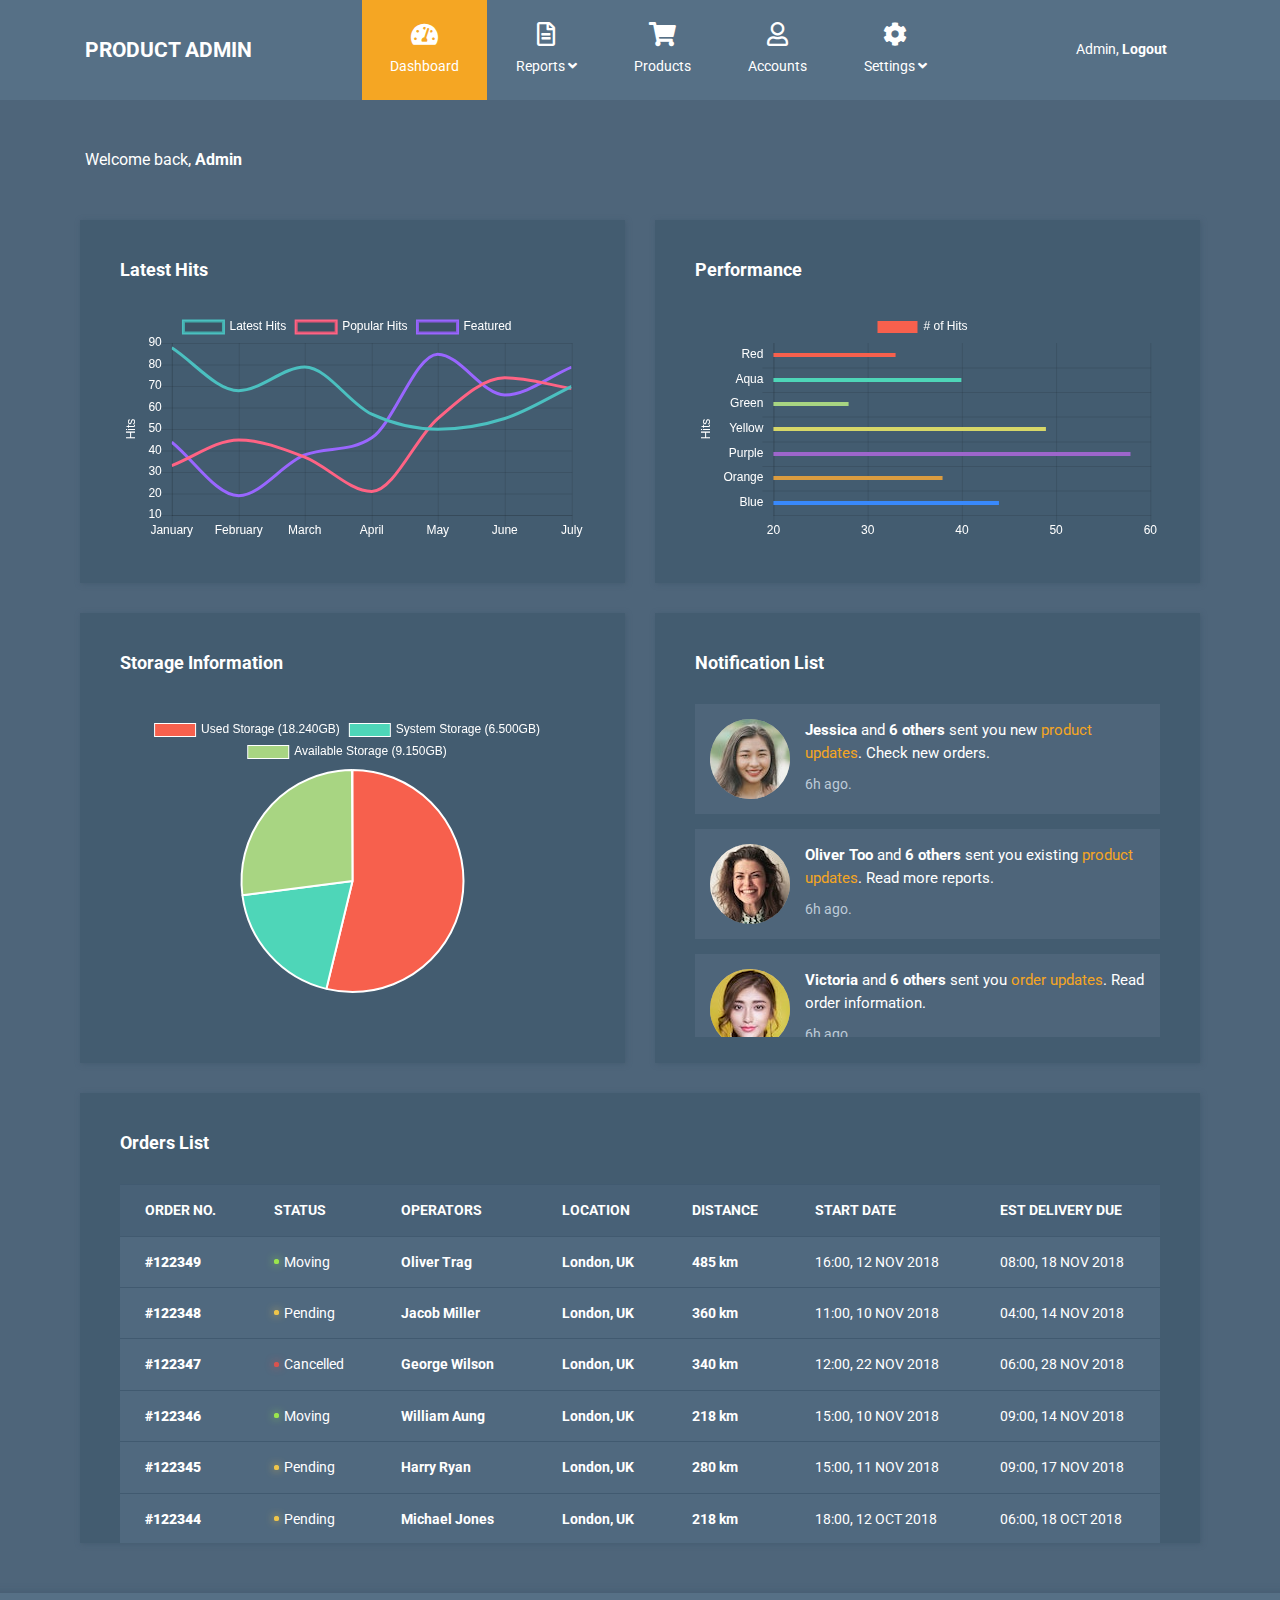
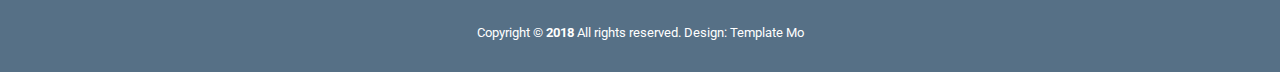
<file: 12345/templatemo_524_product_admin/index.html>
<!DOCTYPE html>
<html lang="en">

<head>
    <meta charset="UTF-8">
    <meta name="viewport" content="width=device-width, initial-scale=1.0">
    <meta http-equiv="X-UA-Compatible" content="ie=edge">
    <title>Product Admin - Dashboard HTML Template</title>
    <link rel="stylesheet" href="https://fonts.googleapis.com/css?family=Roboto:400,700">
    <!-- https://fonts.google.com/specimen/Roboto -->
    <link rel="stylesheet" href="css/fontawesome.min.css">
    <!-- https://fontawesome.com/ -->
    <link rel="stylesheet" href="css/bootstrap.min.css">
    <!-- https://getbootstrap.com/ -->
    <link rel="stylesheet" href="css/templatemo-style.css">
    <!--
	Product Admin CSS Template
	https://templatemo.com/tm-524-product-admin
	-->
</head>

<body id="reportsPage">
    <div class="" id="home">
        <nav class="navbar navbar-expand-xl">
            <div class="container h-100">
                <a class="navbar-brand" href="index.html">
                    <h1 class="tm-site-title mb-0">Product Admin</h1>
                </a>
                <button class="navbar-toggler ml-auto mr-0" type="button" data-toggle="collapse" data-target="#navbarSupportedContent"
                    aria-controls="navbarSupportedContent" aria-expanded="false" aria-label="Toggle navigation">
                    <i class="fas fa-bars tm-nav-icon"></i>
                </button>

                <div class="collapse navbar-collapse" id="navbarSupportedContent">
                    <ul class="navbar-nav mx-auto h-100">
                        <li class="nav-item">
                            <a class="nav-link active" href="#">
                                <i class="fas fa-tachometer-alt"></i>
                                Dashboard
                                <span class="sr-only">(current)</span>
                            </a>
                        </li>
                        <li class="nav-item dropdown">

                            <a class="nav-link dropdown-toggle" href="#" id="navbarDropdown" role="button" data-toggle="dropdown"
                                aria-haspopup="true" aria-expanded="false">
                                <i class="far fa-file-alt"></i>
                                <span>
                                    Reports <i class="fas fa-angle-down"></i>
                                </span>
                            </a>
                            <div class="dropdown-menu" aria-labelledby="navbarDropdown">
                                <a class="dropdown-item" href="#">Daily Report</a>
                                <a class="dropdown-item" href="#">Weekly Report</a>
                                <a class="dropdown-item" href="#">Yearly Report</a>
                            </div>
                        </li>
                        <li class="nav-item">
                            <a class="nav-link" href="products.html">
                                <i class="fas fa-shopping-cart"></i>
                                Products
                            </a>
                        </li>

                        <li class="nav-item">
                            <a class="nav-link" href="accounts.html">
                                <i class="far fa-user"></i>
                                Accounts
                            </a>
                        </li>
                        <li class="nav-item dropdown">
                            <a class="nav-link dropdown-toggle" href="#" id="navbarDropdown" role="button" data-toggle="dropdown"
                                aria-haspopup="true" aria-expanded="false">
                                <i class="fas fa-cog"></i>
                                <span>
                                    Settings <i class="fas fa-angle-down"></i>
                                </span>
                            </a>
                            <div class="dropdown-menu" aria-labelledby="navbarDropdown">
                                <a class="dropdown-item" href="#">Profile</a>
                                <a class="dropdown-item" href="#">Billing</a>
                                <a class="dropdown-item" href="#">Customize</a>
                            </div>
                        </li>
                    </ul>
                    <ul class="navbar-nav">
                        <li class="nav-item">
                            <a class="nav-link d-block" href="login.html">
                                Admin, <b>Logout</b>
                            </a>
                        </li>
                    </ul>
                </div>
            </div>

        </nav>
        <div class="container">
            <div class="row">
                <div class="col">
                    <p class="text-white mt-5 mb-5">Welcome back, <b>Admin</b></p>
                </div>
            </div>
            <!-- row -->
            <div class="row tm-content-row">
                <div class="col-sm-12 col-md-12 col-lg-6 col-xl-6 tm-block-col">
                    <div class="tm-bg-primary-dark tm-block">
                        <h2 class="tm-block-title">Latest Hits</h2>
                        <canvas id="lineChart"></canvas>
                    </div>
                </div>
                <div class="col-sm-12 col-md-12 col-lg-6 col-xl-6 tm-block-col">
                    <div class="tm-bg-primary-dark tm-block">
                        <h2 class="tm-block-title">Performance</h2>
                        <canvas id="barChart"></canvas>
                    </div>
                </div>
                <div class="col-sm-12 col-md-12 col-lg-6 col-xl-6 tm-block-col">
                    <div class="tm-bg-primary-dark tm-block tm-block-taller">
                        <h2 class="tm-block-title">Storage Information</h2>
                        <div id="pieChartContainer">
                            <canvas id="pieChart" class="chartjs-render-monitor" width="200" height="200"></canvas>
                        </div>                        
                    </div>
                </div>
                <div class="col-sm-12 col-md-12 col-lg-6 col-xl-6 tm-block-col">
                    <div class="tm-bg-primary-dark tm-block tm-block-taller tm-block-overflow">
                        <h2 class="tm-block-title">Notification List</h2>
                        <div class="tm-notification-items">
                            <div class="media tm-notification-item">
                                <div class="tm-gray-circle"><img src="img/notification-01.jpg" alt="Avatar Image" class="rounded-circle"></div>
                                <div class="media-body">
                                    <p class="mb-2"><b>Jessica</b> and <b>6 others</b> sent you new <a href="#"
                                            class="tm-notification-link">product updates</a>. Check new orders.</p>
                                    <span class="tm-small tm-text-color-secondary">6h ago.</span>
                                </div>
                            </div>
                            <div class="media tm-notification-item">
                                <div class="tm-gray-circle"><img src="img/notification-02.jpg" alt="Avatar Image" class="rounded-circle"></div>
                                <div class="media-body">
                                    <p class="mb-2"><b>Oliver Too</b> and <b>6 others</b> sent you existing <a href="#"
                                            class="tm-notification-link">product updates</a>. Read more reports.</p>
                                    <span class="tm-small tm-text-color-secondary">6h ago.</span>
                                </div>
                            </div>
                            <div class="media tm-notification-item">
                                <div class="tm-gray-circle"><img src="img/notification-03.jpg" alt="Avatar Image" class="rounded-circle"></div>
                                <div class="media-body">
                                    <p class="mb-2"><b>Victoria</b> and <b>6 others</b> sent you <a href="#"
                                            class="tm-notification-link">order updates</a>. Read order information.</p>
                                    <span class="tm-small tm-text-color-secondary">6h ago.</span>
                                </div>
                            </div>
                            <div class="media tm-notification-item">
                                <div class="tm-gray-circle"><img src="img/notification-01.jpg" alt="Avatar Image" class="rounded-circle"></div>
                                <div class="media-body">
                                    <p class="mb-2"><b>Laura Cute</b> and <b>6 others</b> sent you <a href="#"
                                            class="tm-notification-link">product records</a>.</p>
                                    <span class="tm-small tm-text-color-secondary">6h ago.</span>
                                </div>
                            </div>
                            <div class="media tm-notification-item">
                                <div class="tm-gray-circle"><img src="img/notification-02.jpg" alt="Avatar Image" class="rounded-circle"></div>
                                <div class="media-body">
                                    <p class="mb-2"><b>Samantha</b> and <b>6 others</b> sent you <a href="#"
                                            class="tm-notification-link">order stuffs</a>.</p>
                                    <span class="tm-small tm-text-color-secondary">6h ago.</span>
                                </div>
                            </div>
                            <div class="media tm-notification-item">
                                <div class="tm-gray-circle"><img src="img/notification-03.jpg" alt="Avatar Image" class="rounded-circle"></div>
                                <div class="media-body">
                                    <p class="mb-2"><b>Sophie</b> and <b>6 others</b> sent you <a href="#"
                                            class="tm-notification-link">product updates</a>.</p>
                                    <span class="tm-small tm-text-color-secondary">6h ago.</span>
                                </div>
                            </div>
                            <div class="media tm-notification-item">
                                <div class="tm-gray-circle"><img src="img/notification-01.jpg" alt="Avatar Image" class="rounded-circle"></div>
                                <div class="media-body">
                                    <p class="mb-2"><b>Lily A</b> and <b>6 others</b> sent you <a href="#"
                                            class="tm-notification-link">product updates</a>.</p>
                                    <span class="tm-small tm-text-color-secondary">6h ago.</span>
                                </div>
                            </div>
                            <div class="media tm-notification-item">
                                <div class="tm-gray-circle"><img src="img/notification-02.jpg" alt="Avatar Image" class="rounded-circle"></div>
                                <div class="media-body">
                                    <p class="mb-2"><b>Amara</b> and <b>6 others</b> sent you <a href="#"
                                            class="tm-notification-link">product updates</a>.</p>
                                    <span class="tm-small tm-text-color-secondary">6h ago.</span>
                                </div>
                            </div>
                            <div class="media tm-notification-item">
                                <div class="tm-gray-circle"><img src="img/notification-03.jpg" alt="Avatar Image" class="rounded-circle"></div>
                                <div class="media-body">
                                    <p class="mb-2"><b>Cinthela</b> and <b>6 others</b> sent you <a href="#"
                                            class="tm-notification-link">product updates</a>.</p>
                                    <span class="tm-small tm-text-color-secondary">6h ago.</span>
                                </div>
                            </div>
                        </div>
                    </div>
                </div>
                <div class="col-12 tm-block-col">
                    <div class="tm-bg-primary-dark tm-block tm-block-taller tm-block-scroll">
                        <h2 class="tm-block-title">Orders List</h2>
                        <table class="table">
                            <thead>
                                <tr>
                                    <th scope="col">ORDER NO.</th>
                                    <th scope="col">STATUS</th>
                                    <th scope="col">OPERATORS</th>
                                    <th scope="col">LOCATION</th>
                                    <th scope="col">DISTANCE</th>
                                    <th scope="col">START DATE</th>
                                    <th scope="col">EST DELIVERY DUE</th>
                                </tr>
                            </thead>
                            <tbody>
                                <tr>
                                    <th scope="row"><b>#122349</b></th>
                                    <td>
                                        <div class="tm-status-circle moving">
                                        </div>Moving
                                    </td>
                                    <td><b>Oliver Trag</b></td>
                                    <td><b>London, UK</b></td>
                                    <td><b>485 km</b></td>
                                    <td>16:00, 12 NOV 2018</td>
                                    <td>08:00, 18 NOV 2018</td>
                                </tr>
                                <tr>
                                    <th scope="row"><b>#122348</b></th>
                                    <td>
                                        <div class="tm-status-circle pending">
                                        </div>Pending
                                    </td>
                                    <td><b>Jacob Miller</b></td>
                                    <td><b>London, UK</b></td>
                                    <td><b>360 km</b></td>
                                    <td>11:00, 10 NOV 2018</td>
                                    <td>04:00, 14 NOV 2018</td>
                                </tr>
                                <tr>
                                    <th scope="row"><b>#122347</b></th>
                                    <td>
                                        <div class="tm-status-circle cancelled">
                                        </div>Cancelled
                                    </td>
                                    <td><b>George Wilson</b></td>
                                    <td><b>London, UK</b></td>
                                    <td><b>340 km</b></td>
                                    <td>12:00, 22 NOV 2018</td>
                                    <td>06:00, 28 NOV 2018</td>
                                </tr>
                                <tr>
                                    <th scope="row"><b>#122346</b></th>
                                    <td>
                                        <div class="tm-status-circle moving">
                                        </div>Moving
                                    </td>
                                    <td><b>William Aung</b></td>
                                    <td><b>London, UK</b></td>
                                    <td><b>218 km</b></td>
                                    <td>15:00, 10 NOV 2018</td>
                                    <td>09:00, 14 NOV 2018</td>
                                </tr>
                                <tr>
                                    <th scope="row"><b>#122345</b></th>
                                    <td>
                                        <div class="tm-status-circle pending">
                                        </div>Pending
                                    </td>
                                    <td><b>Harry Ryan</b></td>
                                    <td><b>London, UK</b></td>
                                    <td><b>280 km</b></td>
                                    <td>15:00, 11 NOV 2018</td>
                                    <td>09:00, 17 NOV 2018</td>
                                </tr>
                                <tr>
                                    <th scope="row"><b>#122344</b></th>
                                    <td>
                                        <div class="tm-status-circle pending">
                                        </div>Pending
                                    </td>
                                    <td><b>Michael Jones</b></td>
                                    <td><b>London, UK</b></td>
                                    <td><b>218 km</b></td>
                                    <td>18:00, 12 OCT 2018</td>
                                    <td>06:00, 18 OCT 2018</td>
                                </tr>
                                <tr>
                                    <th scope="row"><b>#122343</b></th>
                                    <td>
                                        <div class="tm-status-circle moving">
                                        </div>Moving
                                    </td>
                                    <td><b>Timmy Davis</b></td>
                                    <td><b>London, UK</b></td>
                                    <td><b>218 km</b></td>
                                    <td>12:00, 10 OCT 2018</td>
                                    <td>08:00, 18 OCT 2018</td>
                                </tr>
                                <tr>
                                    <th scope="row"><b>#122342</b></th>
                                    <td>
                                        <div class="tm-status-circle moving">
                                        </div>Moving
                                    </td>
                                    <td><b>Oscar Phyo</b></td>
                                    <td><b>London, UK</b></td>
                                    <td><b>420 km</b></td>
                                    <td>15:30, 06 OCT 2018</td>
                                    <td>09:30, 16 OCT 2018</td>
                                </tr>
                                <tr>
                                    <th scope="row"><b>#122341</b></th>
                                    <td>
                                        <div class="tm-status-circle moving">
                                        </div>Moving
                                    </td>
                                    <td><b>Charlie Brown</b></td>
                                    <td><b>London, UK</b></td>
                                    <td><b>300 km</b></td>
                                    <td>11:00, 10 OCT 2018</td>
                                    <td>03:00, 14 OCT 2018</td>
                                </tr>
                                <tr>
                                    <th scope="row"><b>#122340</b></th>
                                    <td>
                                        <div class="tm-status-circle cancelled">
                                        </div>Cancelled
                                    </td>
                                    <td><b>Wilson Cookies</b></td>
                                    <td><b>London, UK</b></td>
                                    <td><b>218 km</b></td>
                                    <td>17:30, 12 OCT 2018</td>
                                    <td>08:30, 22 OCT 2018</td>
                                </tr>
                                <tr>
                                    <th scope="row"><b>#122339</b></th>
                                    <td>
                                        <div class="tm-status-circle moving">
                                        </div>Moving
                                    </td>
                                    <td><b>Richard Clamon</b></td>
                                    <td><b>London, UK</b></td>
                                    <td><b>150 km</b></td>
                                    <td>15:00, 12 OCT 2018</td>
                                    <td>09:20, 26 OCT 2018</td>
                                </tr>
                            </tbody>
                        </table>
                    </div>
                </div>
            </div>
        </div>
        <footer class="tm-footer row tm-mt-small">
            <div class="col-12 font-weight-light">
                <p class="text-center text-white mb-0 px-4 small">
                    Copyright &copy; <b>2018</b> All rights reserved. 
                    
                    Design: <a rel="nofollow noopener" href="https://templatemo.com" class="tm-footer-link">Template Mo</a>
                </p>
            </div>
        </footer>
    </div>

    <script src="js/jquery-3.3.1.min.js"></script>
    <!-- https://jquery.com/download/ -->
    <script src="js/moment.min.js"></script>
    <!-- https://momentjs.com/ -->
    <script src="js/Chart.min.js"></script>
    <!-- http://www.chartjs.org/docs/latest/ -->
    <script src="js/bootstrap.min.js"></script>
    <!-- https://getbootstrap.com/ -->
    <script src="js/tooplate-scripts.js"></script>
    <script>
        Chart.defaults.global.defaultFontColor = 'white';
        let ctxLine,
            ctxBar,
            ctxPie,
            optionsLine,
            optionsBar,
            optionsPie,
            configLine,
            configBar,
            configPie,
            lineChart;
        barChart, pieChart;
        // DOM is ready
        $(function () {
            drawLineChart(); // Line Chart
            drawBarChart(); // Bar Chart
            drawPieChart(); // Pie Chart

            $(window).resize(function () {
                updateLineChart();
                updateBarChart();                
            });
        })
    </script>
</body>

</html>
</file>
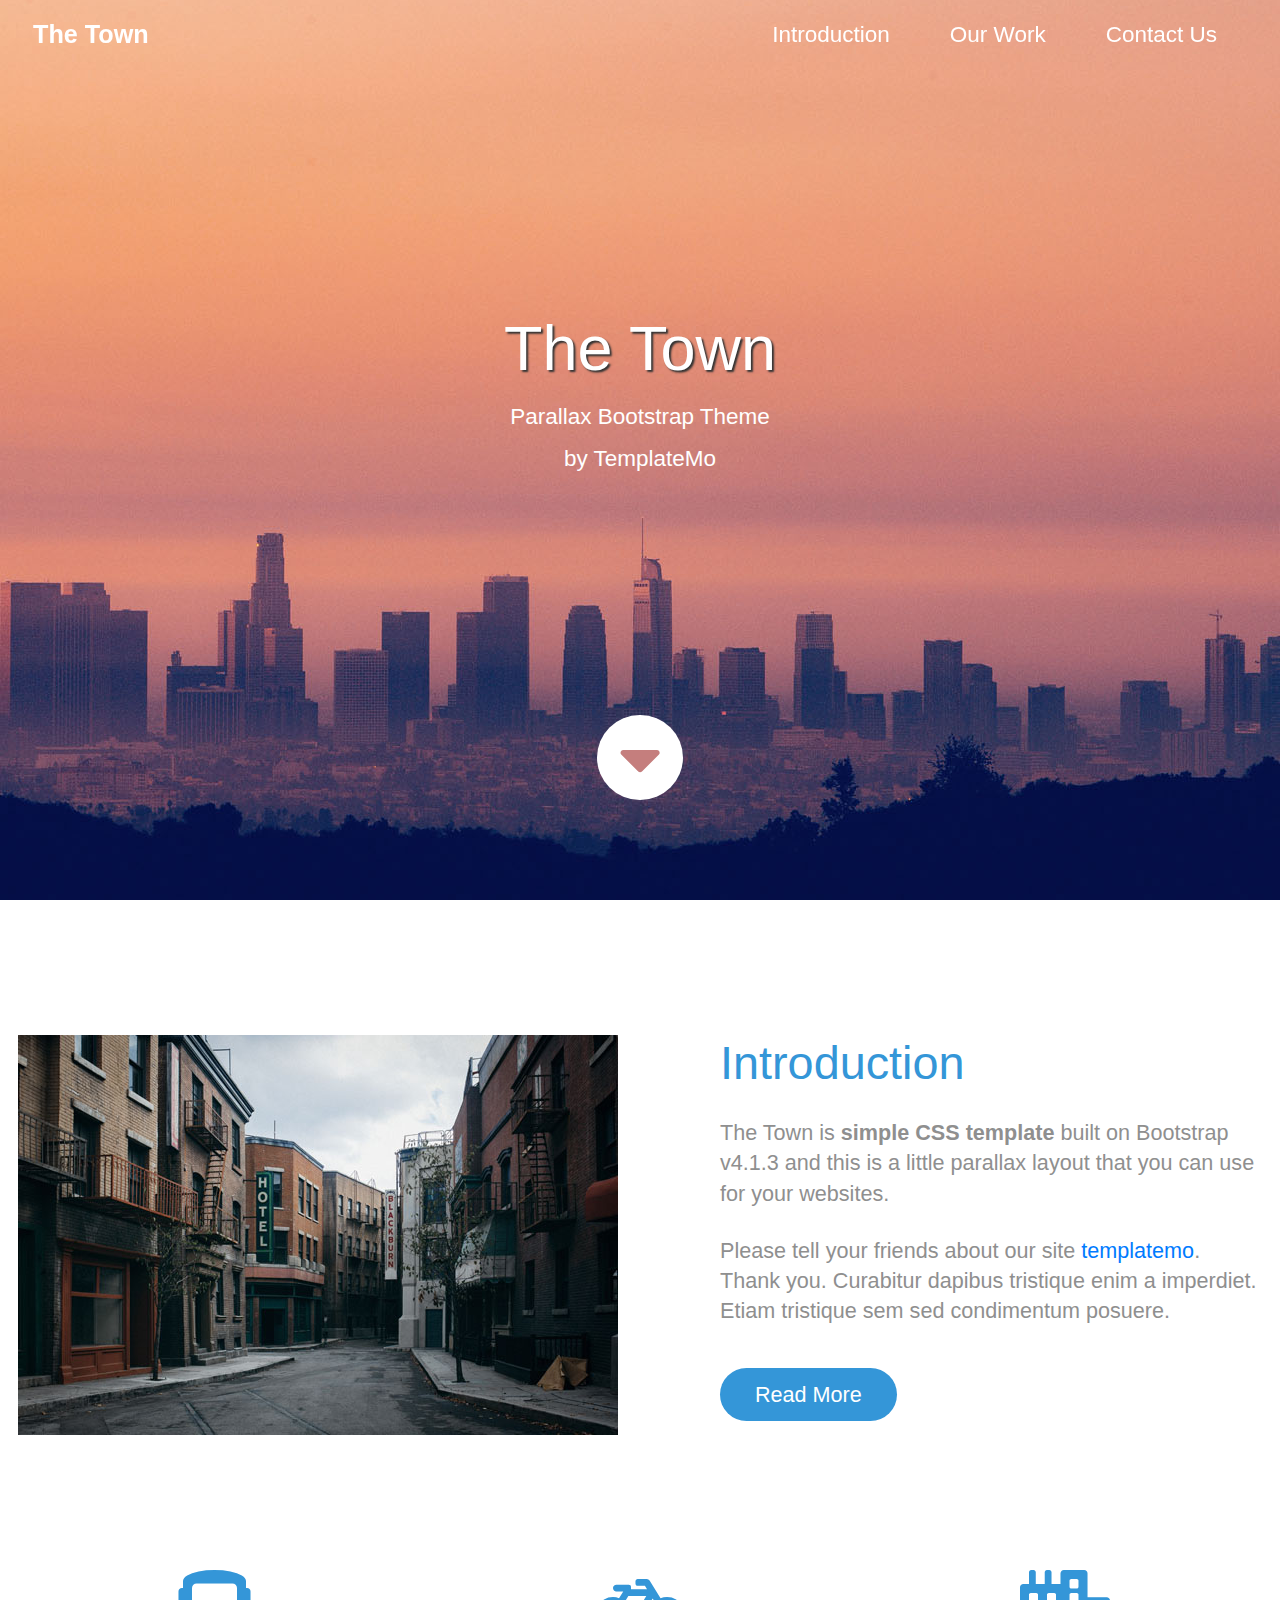
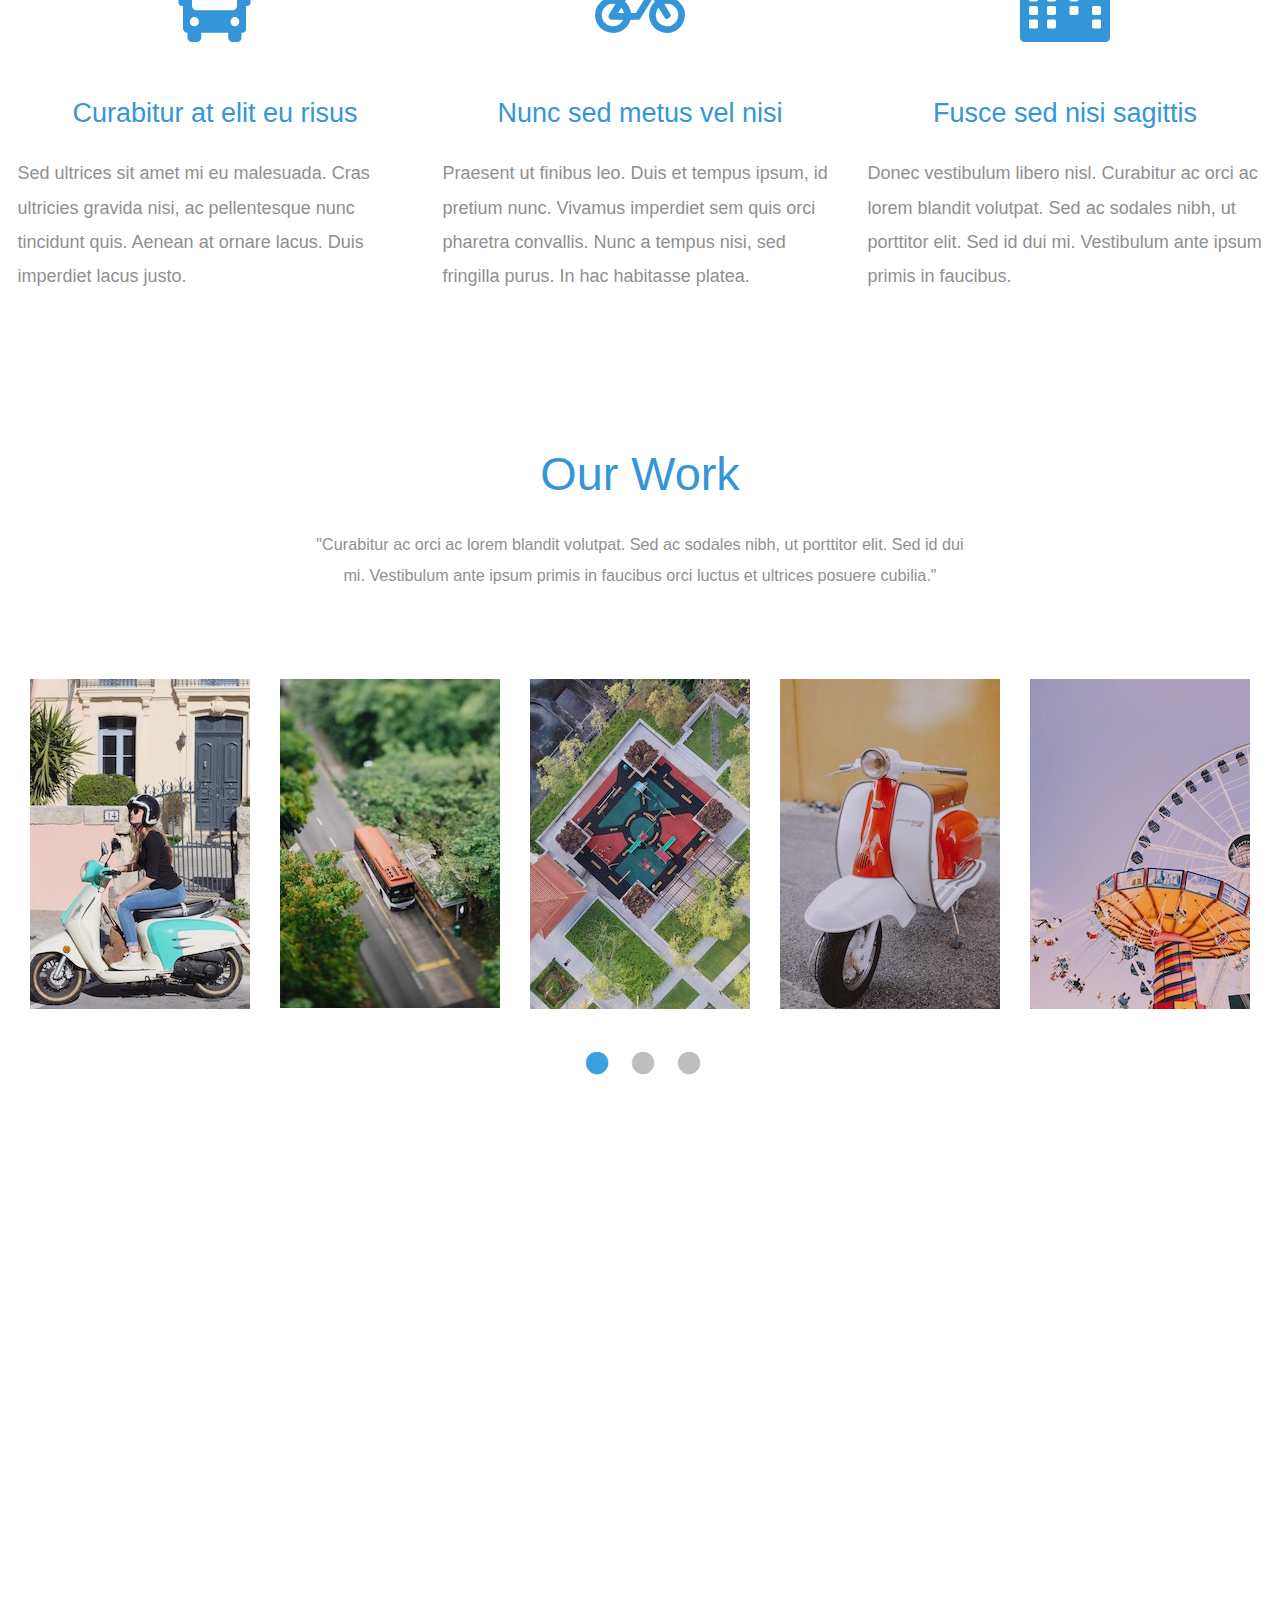
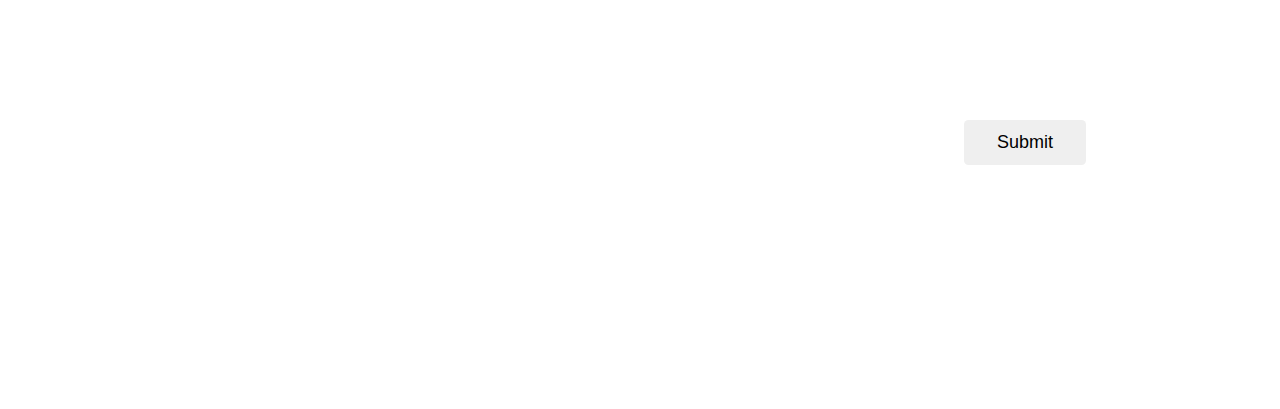
<file: 12345/templatemo_525_the_town/index.html>
<!DOCTYPE html>
<html lang="en">
  <head>
    <meta charset="UTF-8" />
    <meta name="viewport" content="width=device-width, initial-scale=1.0" />
    <meta http-equiv="X-UA-Compatible" content="ie=edge" />
    <title>The Town HTML CSS Template</title>
    <link rel="stylesheet" href="fontawesome-5.5/css/all.min.css" />
    <link rel="stylesheet" href="slick/slick.css">
    <link rel="stylesheet" href="slick/slick-theme.css">
    <link rel="stylesheet" href="magnific-popup/magnific-popup.css">
    <link rel="stylesheet" href="css/bootstrap.min.css" />
    <link rel="stylesheet" href="css/templatemo-style.css" />
    <!--
	The Town
	https://templatemo.com/tm-525-the-town
	-->
  </head>
  <body>    
    <!-- Hero section -->
    <section id="hero" class="text-white tm-font-big tm-parallax">
      <!-- Navigation -->
      <nav class="navbar navbar-expand-md tm-navbar" id="tmNav">              
        <div class="container">   
          <div class="tm-next">
              <a href="#hero" class="navbar-brand">The Town</a>
          </div>             
            
          <button class="navbar-toggler" type="button" data-toggle="collapse" data-target="#navbarSupportedContent" aria-controls="navbarSupportedContent" aria-expanded="false" aria-label="Toggle navigation">
            <i class="fas fa-bars navbar-toggler-icon"></i>
          </button>
          <div class="collapse navbar-collapse" id="navbarSupportedContent">
            <ul class="navbar-nav ml-auto">
              <li class="nav-item">
                  <a class="nav-link tm-nav-link" href="#introduction">Introduction</a>
              </li>
              <li class="nav-item">
                  <a class="nav-link tm-nav-link" href="#work">Our Work</a>
              </li>
              <li class="nav-item">
                  <a class="nav-link tm-nav-link" href="#contact">Contact Us</a>
              </li>                    
            </ul>
          </div>        
        </div>
      </nav>
      
      <div class="text-center tm-hero-text-container">
        <div class="tm-hero-text-container-inner">
            <h2 class="tm-hero-title">The Town</h2>
            <p class="tm-hero-subtitle">
              Parallax Bootstrap Theme
              <br />by TemplateMo
            </p>
        </div>        
      </div>

      <div class="tm-next tm-intro-next">
        <a href="#introduction" class="text-center tm-down-arrow-link">
          <i class="fas fa-3x fa-caret-down tm-down-arrow"></i>
        </a>
      </div>      
    </section>

    <section id="introduction" class="tm-section-pad-top">
      <div class="container">
        <div class="row">
          <div class="col-lg-6">
            <img src="img/the-town-01.jpg" alt="Image" class="img-fluid tm-intro-img" />
          </div>
          <div class="col-lg-6">
            <div class="tm-intro-text-container">
                <h2 class="tm-text-primary mb-4 tm-section-title">Introduction</h2>
                <p class="mb-4 tm-intro-text">
                  The Town is <strong>simple CSS template</strong> built on Bootstrap v4.1.3 
                  and this is a little parallax layout that you can use for your websites.
              </p>
                <p class="mb-5 tm-intro-text">
                  Please tell your friends about our site 
                  <a rel="nofollow" href="https://templatemo.com">templatemo</a>. Thank you.
                  Curabitur dapibus tristique enim a imperdiet. Etiam
              tristique sem sed condimentum posuere. </p>
                <div class="tm-next">
                  <a href="#work" class="tm-intro-text tm-btn-primary">Read More</a>
                </div>
            </div>
          </div>
        </div>

        <div class="row tm-section-pad-top">
          <div class="col-lg-4">
            <i class="fas fa-4x fa-bus text-center tm-icon"></i>
            <h4 class="text-center tm-text-primary mb-4">Curabitur at elit eu risus</h4>
            <p>
              Sed ultrices sit amet mi eu malesuada. Cras ultricies gravida
              nisi, ac pellentesque nunc tincidunt quis. Aenean at ornare lacus.
              Duis imperdiet lacus justo.
            </p>
          </div>
        
        <div class="col-lg-4 mt-5 mt-lg-0">
          <i class="fas fa-4x fa-bicycle text-center tm-icon"></i>
          <h4 class="text-center tm-text-primary mb-4">Nunc sed metus vel nisi</h4>
          <p>
            Praesent ut finibus leo. Duis et tempus ipsum, id pretium nunc.
            Vivamus imperdiet sem quis orci pharetra convallis. Nunc a tempus
            nisi, sed fringilla purus. In hac habitasse platea.
          </p>
        </div>
        <div class="col-lg-4 mt-5 mt-lg-0">
          <i class="fas fa-4x fa-city text-center tm-icon"></i>
          <h4 class="text-center tm-text-primary mb-4">Fusce sed nisi sagittis</h4>
          <p>
            Donec vestibulum libero nisl. Curabitur ac orci ac lorem blandit
            volutpat. Sed ac sodales nibh, ut porttitor elit. Sed id dui mi.
            Vestibulum ante ipsum primis in faucibus.
          </p>
        </div>
      </div>
    </section>
    <section id="work" class="tm-section-pad-top">
      <div class="container tm-container-gallery">
        <div class="row">
          <div class="text-center col-12">
              <h2 class="tm-text-primary tm-section-title mb-4">Our Work</h2>
              <p class="mx-auto tm-work-description">
                "Curabitur ac orci ac lorem blandit volutpat. Sed ac sodales nibh, ut
                porttitor elit. Sed id dui mi. Vestibulum ante ipsum primis in faucibus
                orci luctus et ultrices posuere cubilia."
              </p>
          </div>            
        </div>
        <div class="row">
            <div class="col-12">
                <div class="mx-auto tm-gallery-container">
                    <div class="grid tm-gallery">
                      <a href="img/gallery-img-01.jpg">
                        <figure class="effect-honey tm-gallery-item">
                          <img src="img/gallery-tn-01.jpg" alt="Image" class="img-fluid">
                          <figcaption>
                            <h2><i>Dreamy <span>Honey</span> Now</i></h2>
                          </figcaption>
                        </figure>
                      </a>
                      <a href="img/gallery-img-02.jpg">
                        <figure class="effect-honey tm-gallery-item">
                          <img src="img/gallery-tn-02.jpg" alt="Image" class="img-fluid">
                          <figcaption>
                            <h2><i>Second <span>Honey</span> Now</i></h2>
                          </figcaption>
                        </figure>
                      </a>
                      <a href="img/gallery-img-03.jpg">
                        <figure class="effect-honey tm-gallery-item">
                          <img src="img/gallery-tn-03.jpg" alt="Image" class="img-fluid">
                          <figcaption>
                            <h2><i>Third <span>Honey</span> Now</i></h2>
                          </figcaption>
                        </figure>
                      </a>
                      <a href="img/gallery-img-04.jpg">
                        <figure class="effect-honey tm-gallery-item">
                          <img src="img/gallery-tn-04.jpg" alt="Image" class="img-fluid">
                          <figcaption>
                            <h2><i>Dreamy <span>Honey</span> Now</i></h2>
                          </figcaption>
                        </figure>
                      </a>
                      <a href="img/gallery-img-05.jpg">
                        <figure class="effect-honey tm-gallery-item">
                          <img src="img/gallery-tn-05.jpg" alt="Image" class="img-fluid">
                          <figcaption>
                            <h2><i>Fifth <span>Honey</span> Now</i></h2>
                          </figcaption>
                        </figure>
                      </a>
                      <a href="img/gallery-img-06.jpg">
                        <figure class="effect-honey tm-gallery-item">
                          <img src="img/gallery-tn-06.jpg" alt="Image" class="img-fluid">
                          <figcaption>
                            <h2><i>Sixth <span>Honey</span> Now</i></h2>
                          </figcaption>
                        </figure>
                      </a>
                      <a href="img/gallery-img-01.jpg">
                        <figure class="effect-honey tm-gallery-item">
                          <img src="img/gallery-tn-01.jpg" alt="Image" class="img-fluid">
                          <figcaption>
                            <h2><i>Dreamy <span>Honey</span> Now</i></h2>
                          </figcaption>
                        </figure>
                      </a>
                      <a href="img/gallery-img-02.jpg">
                        <figure class="effect-honey tm-gallery-item">
                          <img src="img/gallery-tn-02.jpg" alt="Image" class="img-fluid">
                          <figcaption>
                            <h2><i>Eighth <span>Honey</span> Now</i></h2>
                          </figcaption>
                        </figure>
                      </a>
                    </div>
                </div>                
            </div>        
          </div>
      </div>
    </section>

    <!-- Contact -->
    <section id="contact" class="tm-section-pad-top tm-parallax-2">
      <div class="container tm-container-contact">
        <div class="row">
            <div class="col-12">
                <h2 class="mb-4 tm-section-title">Contact Us</h2>
                <div class="mb-5 tm-underline">
                  <div class="tm-underline-inner"></div>
                </div>
                <p class="mb-5">
                  Nullam tincidunt, lacus a suscipit luctus, elit turpis tincidunt dui,
                  non tempus sem turpis vitae lorem. Maecenas eget odio in sapien ultrices
                  viverra vitae vel leo. Curabitur at elit eu risus pharetra pellentesque
                  at at velit.
                </p>
            </div>
            
            <div class="col-sm-12 col-md-6 d-flex align-items-center tm-contact-item">
              <a href="tel:0100200340" class="tm-contact-item-link">
                  <i class="fas fa-3x fa-phone mr-4"></i>
                  <span class="mb-0">010-020-0340</span>
              </a>              
            </div>
            <div class="col-sm-12 col-md-6 d-flex align-items-center tm-contact-item">
              <a href="mailto:info@company.co" class="tm-contact-item-link">
                  <i class="fas fa-3x fa-envelope mr-4"></i>
                  <span class="mb-0">info@company.co</span>
              </a>              
            </div>
            <div class="col-sm-12 col-md-6 d-flex align-items-center tm-contact-item">
              <a href="https://www.google.com/maps" class="tm-contact-item-link">
                  <i class="fas fa-3x fa-map-marker-alt mr-4"></i>
                  <span class="mb-0">Location on Maps</span>
              </a>              
            </div>
            <div class="col-sm-12 col-md-6 d-flex align-items-center tm-contact-item">
              <form action="" method="get">
                <input name="email" type="email" placeholder="Subscribe your email" class="tm-input" required />
                <button type="submit" class="btn tm-btn-submit">Submit</button>
              </form>
            </div>
        </div>
      </div>
      <footer class="text-center small tm-footer">
          <p class="mb-0">
            Copyright &copy; 2019 Company Name 
            
            - Design: <a rel="nofollow" href="https://templatemo.com" class="tm-footer-link">Template Mo</a>
          </p>
        </footer>
    </section>
    <script src="js/jquery-1.9.1.min.js"></script>     
    <script src="slick/slick.min.js"></script>
    <script src="magnific-popup/jquery.magnific-popup.min.js"></script>
    <script src="js/jquery.singlePageNav.min.js"></script>     
    <script src="js/bootstrap.min.js"></script> 
    <script>

      function getOffSet(){
        var _offset = 450;
        var windowHeight = window.innerHeight;

        if(windowHeight > 500) {
          _offset = 400;
        } 
        if(windowHeight > 680) {
          _offset = 300
        }
        if(windowHeight > 830) {
          _offset = 210;
        }

        return _offset;
      }

      function setParallaxPosition($doc, multiplier, $object){
        var offset = getOffSet();
        var from_top = $doc.scrollTop(),
          bg_css = 'center ' +(multiplier * from_top - offset) + 'px';
        $object.css({"background-position" : bg_css });
      }

      // Parallax function
      // Adapted based on https://codepen.io/roborich/pen/wpAsm        
      var background_image_parallax = function($object, multiplier, forceSet){
        multiplier = typeof multiplier !== 'undefined' ? multiplier : 0.5;
        multiplier = 1 - multiplier;
        var $doc = $(document);
        // $object.css({"background-attatchment" : "fixed"});

        if(forceSet) {
          setParallaxPosition($doc, multiplier, $object);
        } else {
          $(window).scroll(function(){          
            setParallaxPosition($doc, multiplier, $object);
          });
        }
      };

      var background_image_parallax_2 = function($object, multiplier){
        multiplier = typeof multiplier !== 'undefined' ? multiplier : 0.5;
        multiplier = 1 - multiplier;
        var $doc = $(document);
        $object.css({"background-attachment" : "fixed"});
        $(window).scroll(function(){
          var firstTop = $object.offset().top,
              pos = $(window).scrollTop(),
              yPos = Math.round((multiplier * (firstTop - pos)) - 186);              

          var bg_css = 'center ' + yPos + 'px';

          $object.css({"background-position" : bg_css });
        });
      };
      
      $(function(){
        // Hero Section - Background Parallax
        background_image_parallax($(".tm-parallax"), 0.30, false);
        background_image_parallax_2($("#contact"), 0.80);   
        
        // Handle window resize
        window.addEventListener('resize', function(){
          background_image_parallax($(".tm-parallax"), 0.30, true);
        }, true);

        // Detect window scroll and update navbar
        $(window).scroll(function(e){          
          if($(document).scrollTop() > 120) {
            $('.tm-navbar').addClass("scroll");
          } else {
            $('.tm-navbar').removeClass("scroll");
          }
        });
        
        // Close mobile menu after click 
        $('#tmNav a').on('click', function(){
          $('.navbar-collapse').removeClass('show'); 
        })

        // Scroll to corresponding section with animation
        $('#tmNav').singlePageNav();        
        
        // Add smooth scrolling to all links
        // https://www.w3schools.com/howto/howto_css_smooth_scroll.asp
        $("a").on('click', function(event) {
          if (this.hash !== "") {
            event.preventDefault();
            var hash = this.hash;

            $('html, body').animate({
              scrollTop: $(hash).offset().top
            }, 400, function(){
              window.location.hash = hash;
            });
          } // End if
        });

        // Pop up
        $('.tm-gallery').magnificPopup({
          delegate: 'a',
          type: 'image',
          gallery: { enabled: true }
        });

        // Gallery
        $('.tm-gallery').slick({
          dots: true,
          infinite: false,
          slidesToShow: 5,
          slidesToScroll: 2,
          responsive: [
          {
            breakpoint: 1199,
            settings: {
              slidesToShow: 4,
              slidesToScroll: 2
            }
          },
          {
            breakpoint: 991,
            settings: {
              slidesToShow: 3,
              slidesToScroll: 2
            }
          },
          {
            breakpoint: 767,
            settings: {
              slidesToShow: 2,
              slidesToScroll: 1
            }
          },
          {
            breakpoint: 480,
            settings: {
              slidesToShow: 1,
              slidesToScroll: 1
            }
          }
        ]
        });
      });
    </script>
  </body>
</html>
</file>
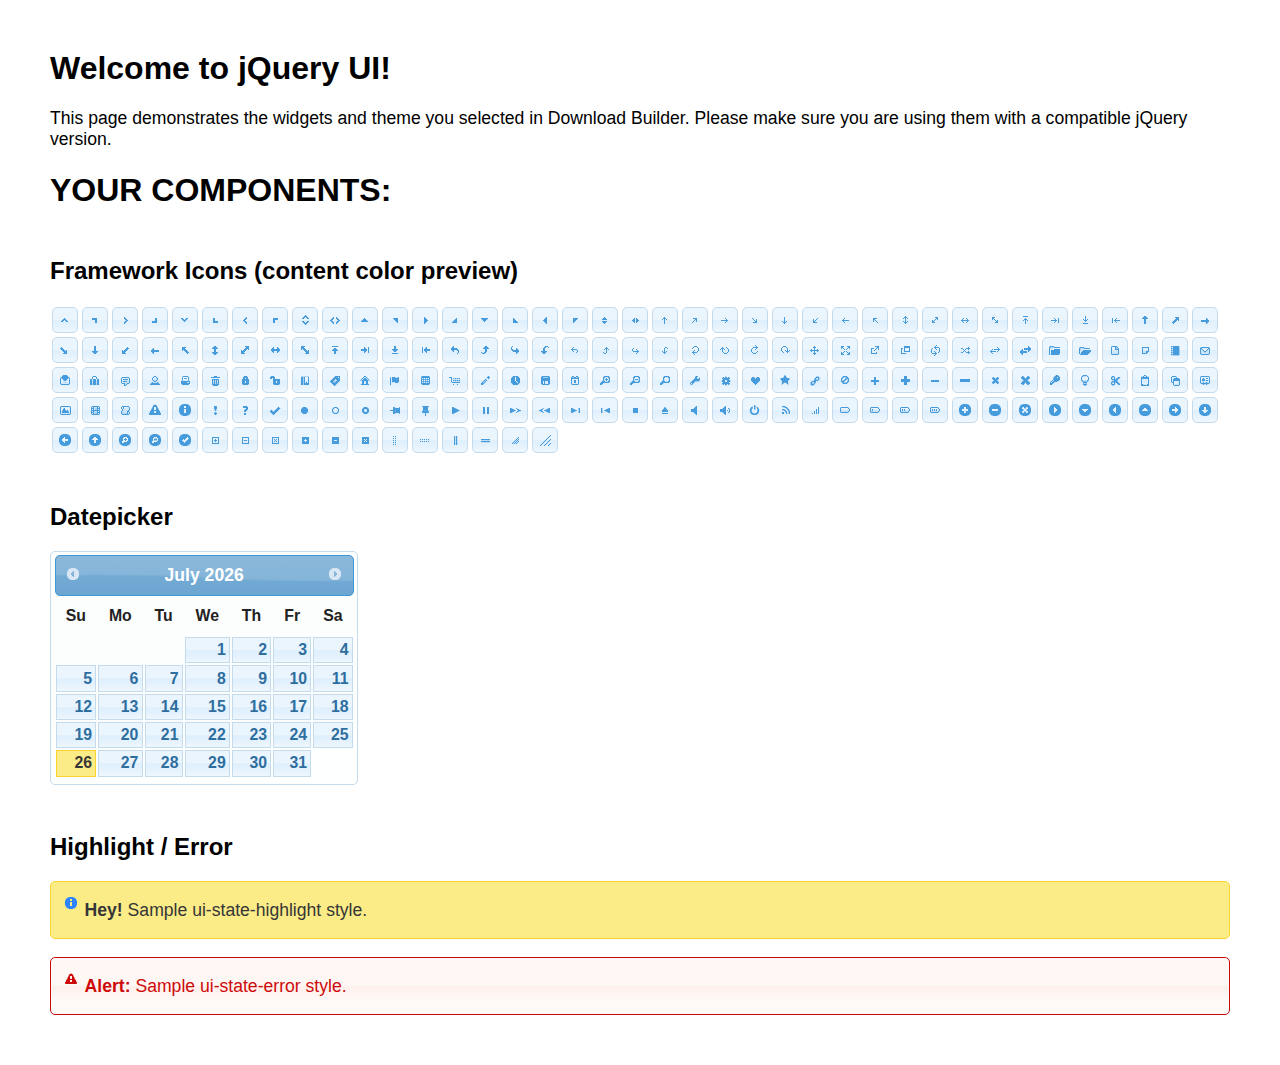
<file: 12345/templatemo_524_product_admin/jquery-ui-datepicker/index.html>
<!doctype html>
<html lang="us">
<head>
	<meta charset="utf-8">
	<title>jQuery UI Example Page</title>
	<link href="jquery-ui.css" rel="stylesheet">
	<style>
	body{
		font-family: "Trebuchet MS", sans-serif;
		margin: 50px;
	}
	.demoHeaders {
		margin-top: 2em;
	}
	#dialog-link {
		padding: .4em 1em .4em 20px;
		text-decoration: none;
		position: relative;
	}
	#dialog-link span.ui-icon {
		margin: 0 5px 0 0;
		position: absolute;
		left: .2em;
		top: 50%;
		margin-top: -8px;
	}
	#icons {
		margin: 0;
		padding: 0;
	}
	#icons li {
		margin: 2px;
		position: relative;
		padding: 4px 0;
		cursor: pointer;
		float: left;
		list-style: none;
	}
	#icons span.ui-icon {
		float: left;
		margin: 0 4px;
	}
	.fakewindowcontain .ui-widget-overlay {
		position: absolute;
	}
	select {
		width: 200px;
	}
	</style>
</head>
<body>

<h1>Welcome to jQuery UI!</h1>

<div class="ui-widget">
	<p>This page demonstrates the widgets and theme you selected in Download Builder. Please make sure you are using them with a compatible jQuery version.</p>
</div>

<h1>YOUR COMPONENTS:</h1>
















<h2 class="demoHeaders">Framework Icons (content color preview)</h2>
<ul id="icons" class="ui-widget ui-helper-clearfix">
	<li class="ui-state-default ui-corner-all" title=".ui-icon-caret-1-n"><span class="ui-icon ui-icon-caret-1-n"></span></li>
	<li class="ui-state-default ui-corner-all" title=".ui-icon-caret-1-ne"><span class="ui-icon ui-icon-caret-1-ne"></span></li>
	<li class="ui-state-default ui-corner-all" title=".ui-icon-caret-1-e"><span class="ui-icon ui-icon-caret-1-e"></span></li>
	<li class="ui-state-default ui-corner-all" title=".ui-icon-caret-1-se"><span class="ui-icon ui-icon-caret-1-se"></span></li>
	<li class="ui-state-default ui-corner-all" title=".ui-icon-caret-1-s"><span class="ui-icon ui-icon-caret-1-s"></span></li>
	<li class="ui-state-default ui-corner-all" title=".ui-icon-caret-1-sw"><span class="ui-icon ui-icon-caret-1-sw"></span></li>
	<li class="ui-state-default ui-corner-all" title=".ui-icon-caret-1-w"><span class="ui-icon ui-icon-caret-1-w"></span></li>
	<li class="ui-state-default ui-corner-all" title=".ui-icon-caret-1-nw"><span class="ui-icon ui-icon-caret-1-nw"></span></li>
	<li class="ui-state-default ui-corner-all" title=".ui-icon-caret-2-n-s"><span class="ui-icon ui-icon-caret-2-n-s"></span></li>
	<li class="ui-state-default ui-corner-all" title=".ui-icon-caret-2-e-w"><span class="ui-icon ui-icon-caret-2-e-w"></span></li>
	<li class="ui-state-default ui-corner-all" title=".ui-icon-triangle-1-n"><span class="ui-icon ui-icon-triangle-1-n"></span></li>
	<li class="ui-state-default ui-corner-all" title=".ui-icon-triangle-1-ne"><span class="ui-icon ui-icon-triangle-1-ne"></span></li>
	<li class="ui-state-default ui-corner-all" title=".ui-icon-triangle-1-e"><span class="ui-icon ui-icon-triangle-1-e"></span></li>
	<li class="ui-state-default ui-corner-all" title=".ui-icon-triangle-1-se"><span class="ui-icon ui-icon-triangle-1-se"></span></li>
	<li class="ui-state-default ui-corner-all" title=".ui-icon-triangle-1-s"><span class="ui-icon ui-icon-triangle-1-s"></span></li>
	<li class="ui-state-default ui-corner-all" title=".ui-icon-triangle-1-sw"><span class="ui-icon ui-icon-triangle-1-sw"></span></li>
	<li class="ui-state-default ui-corner-all" title=".ui-icon-triangle-1-w"><span class="ui-icon ui-icon-triangle-1-w"></span></li>
	<li class="ui-state-default ui-corner-all" title=".ui-icon-triangle-1-nw"><span class="ui-icon ui-icon-triangle-1-nw"></span></li>
	<li class="ui-state-default ui-corner-all" title=".ui-icon-triangle-2-n-s"><span class="ui-icon ui-icon-triangle-2-n-s"></span></li>
	<li class="ui-state-default ui-corner-all" title=".ui-icon-triangle-2-e-w"><span class="ui-icon ui-icon-triangle-2-e-w"></span></li>
	<li class="ui-state-default ui-corner-all" title=".ui-icon-arrow-1-n"><span class="ui-icon ui-icon-arrow-1-n"></span></li>
	<li class="ui-state-default ui-corner-all" title=".ui-icon-arrow-1-ne"><span class="ui-icon ui-icon-arrow-1-ne"></span></li>
	<li class="ui-state-default ui-corner-all" title=".ui-icon-arrow-1-e"><span class="ui-icon ui-icon-arrow-1-e"></span></li>
	<li class="ui-state-default ui-corner-all" title=".ui-icon-arrow-1-se"><span class="ui-icon ui-icon-arrow-1-se"></span></li>
	<li class="ui-state-default ui-corner-all" title=".ui-icon-arrow-1-s"><span class="ui-icon ui-icon-arrow-1-s"></span></li>
	<li class="ui-state-default ui-corner-all" title=".ui-icon-arrow-1-sw"><span class="ui-icon ui-icon-arrow-1-sw"></span></li>
	<li class="ui-state-default ui-corner-all" title=".ui-icon-arrow-1-w"><span class="ui-icon ui-icon-arrow-1-w"></span></li>
	<li class="ui-state-default ui-corner-all" title=".ui-icon-arrow-1-nw"><span class="ui-icon ui-icon-arrow-1-nw"></span></li>
	<li class="ui-state-default ui-corner-all" title=".ui-icon-arrow-2-n-s"><span class="ui-icon ui-icon-arrow-2-n-s"></span></li>
	<li class="ui-state-default ui-corner-all" title=".ui-icon-arrow-2-ne-sw"><span class="ui-icon ui-icon-arrow-2-ne-sw"></span></li>
	<li class="ui-state-default ui-corner-all" title=".ui-icon-arrow-2-e-w"><span class="ui-icon ui-icon-arrow-2-e-w"></span></li>
	<li class="ui-state-default ui-corner-all" title=".ui-icon-arrow-2-se-nw"><span class="ui-icon ui-icon-arrow-2-se-nw"></span></li>
	<li class="ui-state-default ui-corner-all" title=".ui-icon-arrowstop-1-n"><span class="ui-icon ui-icon-arrowstop-1-n"></span></li>
	<li class="ui-state-default ui-corner-all" title=".ui-icon-arrowstop-1-e"><span class="ui-icon ui-icon-arrowstop-1-e"></span></li>
	<li class="ui-state-default ui-corner-all" title=".ui-icon-arrowstop-1-s"><span class="ui-icon ui-icon-arrowstop-1-s"></span></li>
	<li class="ui-state-default ui-corner-all" title=".ui-icon-arrowstop-1-w"><span class="ui-icon ui-icon-arrowstop-1-w"></span></li>
	<li class="ui-state-default ui-corner-all" title=".ui-icon-arrowthick-1-n"><span class="ui-icon ui-icon-arrowthick-1-n"></span></li>
	<li class="ui-state-default ui-corner-all" title=".ui-icon-arrowthick-1-ne"><span class="ui-icon ui-icon-arrowthick-1-ne"></span></li>
	<li class="ui-state-default ui-corner-all" title=".ui-icon-arrowthick-1-e"><span class="ui-icon ui-icon-arrowthick-1-e"></span></li>
	<li class="ui-state-default ui-corner-all" title=".ui-icon-arrowthick-1-se"><span class="ui-icon ui-icon-arrowthick-1-se"></span></li>
	<li class="ui-state-default ui-corner-all" title=".ui-icon-arrowthick-1-s"><span class="ui-icon ui-icon-arrowthick-1-s"></span></li>
	<li class="ui-state-default ui-corner-all" title=".ui-icon-arrowthick-1-sw"><span class="ui-icon ui-icon-arrowthick-1-sw"></span></li>
	<li class="ui-state-default ui-corner-all" title=".ui-icon-arrowthick-1-w"><span class="ui-icon ui-icon-arrowthick-1-w"></span></li>
	<li class="ui-state-default ui-corner-all" title=".ui-icon-arrowthick-1-nw"><span class="ui-icon ui-icon-arrowthick-1-nw"></span></li>
	<li class="ui-state-default ui-corner-all" title=".ui-icon-arrowthick-2-n-s"><span class="ui-icon ui-icon-arrowthick-2-n-s"></span></li>
	<li class="ui-state-default ui-corner-all" title=".ui-icon-arrowthick-2-ne-sw"><span class="ui-icon ui-icon-arrowthick-2-ne-sw"></span></li>
	<li class="ui-state-default ui-corner-all" title=".ui-icon-arrowthick-2-e-w"><span class="ui-icon ui-icon-arrowthick-2-e-w"></span></li>
	<li class="ui-state-default ui-corner-all" title=".ui-icon-arrowthick-2-se-nw"><span class="ui-icon ui-icon-arrowthick-2-se-nw"></span></li>
	<li class="ui-state-default ui-corner-all" title=".ui-icon-arrowthickstop-1-n"><span class="ui-icon ui-icon-arrowthickstop-1-n"></span></li>
	<li class="ui-state-default ui-corner-all" title=".ui-icon-arrowthickstop-1-e"><span class="ui-icon ui-icon-arrowthickstop-1-e"></span></li>
	<li class="ui-state-default ui-corner-all" title=".ui-icon-arrowthickstop-1-s"><span class="ui-icon ui-icon-arrowthickstop-1-s"></span></li>
	<li class="ui-state-default ui-corner-all" title=".ui-icon-arrowthickstop-1-w"><span class="ui-icon ui-icon-arrowthickstop-1-w"></span></li>
	<li class="ui-state-default ui-corner-all" title=".ui-icon-arrowreturnthick-1-w"><span class="ui-icon ui-icon-arrowreturnthick-1-w"></span></li>
	<li class="ui-state-default ui-corner-all" title=".ui-icon-arrowreturnthick-1-n"><span class="ui-icon ui-icon-arrowreturnthick-1-n"></span></li>
	<li class="ui-state-default ui-corner-all" title=".ui-icon-arrowreturnthick-1-e"><span class="ui-icon ui-icon-arrowreturnthick-1-e"></span></li>
	<li class="ui-state-default ui-corner-all" title=".ui-icon-arrowreturnthick-1-s"><span class="ui-icon ui-icon-arrowreturnthick-1-s"></span></li>
	<li class="ui-state-default ui-corner-all" title=".ui-icon-arrowreturn-1-w"><span class="ui-icon ui-icon-arrowreturn-1-w"></span></li>
	<li class="ui-state-default ui-corner-all" title=".ui-icon-arrowreturn-1-n"><span class="ui-icon ui-icon-arrowreturn-1-n"></span></li>
	<li class="ui-state-default ui-corner-all" title=".ui-icon-arrowreturn-1-e"><span class="ui-icon ui-icon-arrowreturn-1-e"></span></li>
	<li class="ui-state-default ui-corner-all" title=".ui-icon-arrowreturn-1-s"><span class="ui-icon ui-icon-arrowreturn-1-s"></span></li>
	<li class="ui-state-default ui-corner-all" title=".ui-icon-arrowrefresh-1-w"><span class="ui-icon ui-icon-arrowrefresh-1-w"></span></li>
	<li class="ui-state-default ui-corner-all" title=".ui-icon-arrowrefresh-1-n"><span class="ui-icon ui-icon-arrowrefresh-1-n"></span></li>
	<li class="ui-state-default ui-corner-all" title=".ui-icon-arrowrefresh-1-e"><span class="ui-icon ui-icon-arrowrefresh-1-e"></span></li>
	<li class="ui-state-default ui-corner-all" title=".ui-icon-arrowrefresh-1-s"><span class="ui-icon ui-icon-arrowrefresh-1-s"></span></li>
	<li class="ui-state-default ui-corner-all" title=".ui-icon-arrow-4"><span class="ui-icon ui-icon-arrow-4"></span></li>
	<li class="ui-state-default ui-corner-all" title=".ui-icon-arrow-4-diag"><span class="ui-icon ui-icon-arrow-4-diag"></span></li>
	<li class="ui-state-default ui-corner-all" title=".ui-icon-extlink"><span class="ui-icon ui-icon-extlink"></span></li>
	<li class="ui-state-default ui-corner-all" title=".ui-icon-newwin"><span class="ui-icon ui-icon-newwin"></span></li>
	<li class="ui-state-default ui-corner-all" title=".ui-icon-refresh"><span class="ui-icon ui-icon-refresh"></span></li>
	<li class="ui-state-default ui-corner-all" title=".ui-icon-shuffle"><span class="ui-icon ui-icon-shuffle"></span></li>
	<li class="ui-state-default ui-corner-all" title=".ui-icon-transfer-e-w"><span class="ui-icon ui-icon-transfer-e-w"></span></li>
	<li class="ui-state-default ui-corner-all" title=".ui-icon-transferthick-e-w"><span class="ui-icon ui-icon-transferthick-e-w"></span></li>
	<li class="ui-state-default ui-corner-all" title=".ui-icon-folder-collapsed"><span class="ui-icon ui-icon-folder-collapsed"></span></li>
	<li class="ui-state-default ui-corner-all" title=".ui-icon-folder-open"><span class="ui-icon ui-icon-folder-open"></span></li>
	<li class="ui-state-default ui-corner-all" title=".ui-icon-document"><span class="ui-icon ui-icon-document"></span></li>
	<li class="ui-state-default ui-corner-all" title=".ui-icon-document-b"><span class="ui-icon ui-icon-document-b"></span></li>
	<li class="ui-state-default ui-corner-all" title=".ui-icon-note"><span class="ui-icon ui-icon-note"></span></li>
	<li class="ui-state-default ui-corner-all" title=".ui-icon-mail-closed"><span class="ui-icon ui-icon-mail-closed"></span></li>
	<li class="ui-state-default ui-corner-all" title=".ui-icon-mail-open"><span class="ui-icon ui-icon-mail-open"></span></li>
	<li class="ui-state-default ui-corner-all" title=".ui-icon-suitcase"><span class="ui-icon ui-icon-suitcase"></span></li>
	<li class="ui-state-default ui-corner-all" title=".ui-icon-comment"><span class="ui-icon ui-icon-comment"></span></li>
	<li class="ui-state-default ui-corner-all" title=".ui-icon-person"><span class="ui-icon ui-icon-person"></span></li>
	<li class="ui-state-default ui-corner-all" title=".ui-icon-print"><span class="ui-icon ui-icon-print"></span></li>
	<li class="ui-state-default ui-corner-all" title=".ui-icon-trash"><span class="ui-icon ui-icon-trash"></span></li>
	<li class="ui-state-default ui-corner-all" title=".ui-icon-locked"><span class="ui-icon ui-icon-locked"></span></li>
	<li class="ui-state-default ui-corner-all" title=".ui-icon-unlocked"><span class="ui-icon ui-icon-unlocked"></span></li>
	<li class="ui-state-default ui-corner-all" title=".ui-icon-bookmark"><span class="ui-icon ui-icon-bookmark"></span></li>
	<li class="ui-state-default ui-corner-all" title=".ui-icon-tag"><span class="ui-icon ui-icon-tag"></span></li>
	<li class="ui-state-default ui-corner-all" title=".ui-icon-home"><span class="ui-icon ui-icon-home"></span></li>
	<li class="ui-state-default ui-corner-all" title=".ui-icon-flag"><span class="ui-icon ui-icon-flag"></span></li>
	<li class="ui-state-default ui-corner-all" title=".ui-icon-calculator"><span class="ui-icon ui-icon-calculator"></span></li>
	<li class="ui-state-default ui-corner-all" title=".ui-icon-cart"><span class="ui-icon ui-icon-cart"></span></li>
	<li class="ui-state-default ui-corner-all" title=".ui-icon-pencil"><span class="ui-icon ui-icon-pencil"></span></li>
	<li class="ui-state-default ui-corner-all" title=".ui-icon-clock"><span class="ui-icon ui-icon-clock"></span></li>
	<li class="ui-state-default ui-corner-all" title=".ui-icon-disk"><span class="ui-icon ui-icon-disk"></span></li>
	<li class="ui-state-default ui-corner-all" title=".ui-icon-calendar"><span class="ui-icon ui-icon-calendar"></span></li>
	<li class="ui-state-default ui-corner-all" title=".ui-icon-zoomin"><span class="ui-icon ui-icon-zoomin"></span></li>
	<li class="ui-state-default ui-corner-all" title=".ui-icon-zoomout"><span class="ui-icon ui-icon-zoomout"></span></li>
	<li class="ui-state-default ui-corner-all" title=".ui-icon-search"><span class="ui-icon ui-icon-search"></span></li>
	<li class="ui-state-default ui-corner-all" title=".ui-icon-wrench"><span class="ui-icon ui-icon-wrench"></span></li>
	<li class="ui-state-default ui-corner-all" title=".ui-icon-gear"><span class="ui-icon ui-icon-gear"></span></li>
	<li class="ui-state-default ui-corner-all" title=".ui-icon-heart"><span class="ui-icon ui-icon-heart"></span></li>
	<li class="ui-state-default ui-corner-all" title=".ui-icon-star"><span class="ui-icon ui-icon-star"></span></li>
	<li class="ui-state-default ui-corner-all" title=".ui-icon-link"><span class="ui-icon ui-icon-link"></span></li>
	<li class="ui-state-default ui-corner-all" title=".ui-icon-cancel"><span class="ui-icon ui-icon-cancel"></span></li>
	<li class="ui-state-default ui-corner-all" title=".ui-icon-plus"><span class="ui-icon ui-icon-plus"></span></li>
	<li class="ui-state-default ui-corner-all" title=".ui-icon-plusthick"><span class="ui-icon ui-icon-plusthick"></span></li>
	<li class="ui-state-default ui-corner-all" title=".ui-icon-minus"><span class="ui-icon ui-icon-minus"></span></li>
	<li class="ui-state-default ui-corner-all" title=".ui-icon-minusthick"><span class="ui-icon ui-icon-minusthick"></span></li>
	<li class="ui-state-default ui-corner-all" title=".ui-icon-close"><span class="ui-icon ui-icon-close"></span></li>
	<li class="ui-state-default ui-corner-all" title=".ui-icon-closethick"><span class="ui-icon ui-icon-closethick"></span></li>
	<li class="ui-state-default ui-corner-all" title=".ui-icon-key"><span class="ui-icon ui-icon-key"></span></li>
	<li class="ui-state-default ui-corner-all" title=".ui-icon-lightbulb"><span class="ui-icon ui-icon-lightbulb"></span></li>
	<li class="ui-state-default ui-corner-all" title=".ui-icon-scissors"><span class="ui-icon ui-icon-scissors"></span></li>
	<li class="ui-state-default ui-corner-all" title=".ui-icon-clipboard"><span class="ui-icon ui-icon-clipboard"></span></li>
	<li class="ui-state-default ui-corner-all" title=".ui-icon-copy"><span class="ui-icon ui-icon-copy"></span></li>
	<li class="ui-state-default ui-corner-all" title=".ui-icon-contact"><span class="ui-icon ui-icon-contact"></span></li>
	<li class="ui-state-default ui-corner-all" title=".ui-icon-image"><span class="ui-icon ui-icon-image"></span></li>
	<li class="ui-state-default ui-corner-all" title=".ui-icon-video"><span class="ui-icon ui-icon-video"></span></li>
	<li class="ui-state-default ui-corner-all" title=".ui-icon-script"><span class="ui-icon ui-icon-script"></span></li>
	<li class="ui-state-default ui-corner-all" title=".ui-icon-alert"><span class="ui-icon ui-icon-alert"></span></li>
	<li class="ui-state-default ui-corner-all" title=".ui-icon-info"><span class="ui-icon ui-icon-info"></span></li>
	<li class="ui-state-default ui-corner-all" title=".ui-icon-notice"><span class="ui-icon ui-icon-notice"></span></li>
	<li class="ui-state-default ui-corner-all" title=".ui-icon-help"><span class="ui-icon ui-icon-help"></span></li>
	<li class="ui-state-default ui-corner-all" title=".ui-icon-check"><span class="ui-icon ui-icon-check"></span></li>
	<li class="ui-state-default ui-corner-all" title=".ui-icon-bullet"><span class="ui-icon ui-icon-bullet"></span></li>
	<li class="ui-state-default ui-corner-all" title=".ui-icon-radio-off"><span class="ui-icon ui-icon-radio-off"></span></li>
	<li class="ui-state-default ui-corner-all" title=".ui-icon-radio-on"><span class="ui-icon ui-icon-radio-on"></span></li>
	<li class="ui-state-default ui-corner-all" title=".ui-icon-pin-w"><span class="ui-icon ui-icon-pin-w"></span></li>
	<li class="ui-state-default ui-corner-all" title=".ui-icon-pin-s"><span class="ui-icon ui-icon-pin-s"></span></li>
	<li class="ui-state-default ui-corner-all" title=".ui-icon-play"><span class="ui-icon ui-icon-play"></span></li>
	<li class="ui-state-default ui-corner-all" title=".ui-icon-pause"><span class="ui-icon ui-icon-pause"></span></li>
	<li class="ui-state-default ui-corner-all" title=".ui-icon-seek-next"><span class="ui-icon ui-icon-seek-next"></span></li>
	<li class="ui-state-default ui-corner-all" title=".ui-icon-seek-prev"><span class="ui-icon ui-icon-seek-prev"></span></li>
	<li class="ui-state-default ui-corner-all" title=".ui-icon-seek-end"><span class="ui-icon ui-icon-seek-end"></span></li>
	<li class="ui-state-default ui-corner-all" title=".ui-icon-seek-first"><span class="ui-icon ui-icon-seek-first"></span></li>
	<li class="ui-state-default ui-corner-all" title=".ui-icon-stop"><span class="ui-icon ui-icon-stop"></span></li>
	<li class="ui-state-default ui-corner-all" title=".ui-icon-eject"><span class="ui-icon ui-icon-eject"></span></li>
	<li class="ui-state-default ui-corner-all" title=".ui-icon-volume-off"><span class="ui-icon ui-icon-volume-off"></span></li>
	<li class="ui-state-default ui-corner-all" title=".ui-icon-volume-on"><span class="ui-icon ui-icon-volume-on"></span></li>
	<li class="ui-state-default ui-corner-all" title=".ui-icon-power"><span class="ui-icon ui-icon-power"></span></li>
	<li class="ui-state-default ui-corner-all" title=".ui-icon-signal-diag"><span class="ui-icon ui-icon-signal-diag"></span></li>
	<li class="ui-state-default ui-corner-all" title=".ui-icon-signal"><span class="ui-icon ui-icon-signal"></span></li>
	<li class="ui-state-default ui-corner-all" title=".ui-icon-battery-0"><span class="ui-icon ui-icon-battery-0"></span></li>
	<li class="ui-state-default ui-corner-all" title=".ui-icon-battery-1"><span class="ui-icon ui-icon-battery-1"></span></li>
	<li class="ui-state-default ui-corner-all" title=".ui-icon-battery-2"><span class="ui-icon ui-icon-battery-2"></span></li>
	<li class="ui-state-default ui-corner-all" title=".ui-icon-battery-3"><span class="ui-icon ui-icon-battery-3"></span></li>
	<li class="ui-state-default ui-corner-all" title=".ui-icon-circle-plus"><span class="ui-icon ui-icon-circle-plus"></span></li>
	<li class="ui-state-default ui-corner-all" title=".ui-icon-circle-minus"><span class="ui-icon ui-icon-circle-minus"></span></li>
	<li class="ui-state-default ui-corner-all" title=".ui-icon-circle-close"><span class="ui-icon ui-icon-circle-close"></span></li>
	<li class="ui-state-default ui-corner-all" title=".ui-icon-circle-triangle-e"><span class="ui-icon ui-icon-circle-triangle-e"></span></li>
	<li class="ui-state-default ui-corner-all" title=".ui-icon-circle-triangle-s"><span class="ui-icon ui-icon-circle-triangle-s"></span></li>
	<li class="ui-state-default ui-corner-all" title=".ui-icon-circle-triangle-w"><span class="ui-icon ui-icon-circle-triangle-w"></span></li>
	<li class="ui-state-default ui-corner-all" title=".ui-icon-circle-triangle-n"><span class="ui-icon ui-icon-circle-triangle-n"></span></li>
	<li class="ui-state-default ui-corner-all" title=".ui-icon-circle-arrow-e"><span class="ui-icon ui-icon-circle-arrow-e"></span></li>
	<li class="ui-state-default ui-corner-all" title=".ui-icon-circle-arrow-s"><span class="ui-icon ui-icon-circle-arrow-s"></span></li>
	<li class="ui-state-default ui-corner-all" title=".ui-icon-circle-arrow-w"><span class="ui-icon ui-icon-circle-arrow-w"></span></li>
	<li class="ui-state-default ui-corner-all" title=".ui-icon-circle-arrow-n"><span class="ui-icon ui-icon-circle-arrow-n"></span></li>
	<li class="ui-state-default ui-corner-all" title=".ui-icon-circle-zoomin"><span class="ui-icon ui-icon-circle-zoomin"></span></li>
	<li class="ui-state-default ui-corner-all" title=".ui-icon-circle-zoomout"><span class="ui-icon ui-icon-circle-zoomout"></span></li>
	<li class="ui-state-default ui-corner-all" title=".ui-icon-circle-check"><span class="ui-icon ui-icon-circle-check"></span></li>
	<li class="ui-state-default ui-corner-all" title=".ui-icon-circlesmall-plus"><span class="ui-icon ui-icon-circlesmall-plus"></span></li>
	<li class="ui-state-default ui-corner-all" title=".ui-icon-circlesmall-minus"><span class="ui-icon ui-icon-circlesmall-minus"></span></li>
	<li class="ui-state-default ui-corner-all" title=".ui-icon-circlesmall-close"><span class="ui-icon ui-icon-circlesmall-close"></span></li>
	<li class="ui-state-default ui-corner-all" title=".ui-icon-squaresmall-plus"><span class="ui-icon ui-icon-squaresmall-plus"></span></li>
	<li class="ui-state-default ui-corner-all" title=".ui-icon-squaresmall-minus"><span class="ui-icon ui-icon-squaresmall-minus"></span></li>
	<li class="ui-state-default ui-corner-all" title=".ui-icon-squaresmall-close"><span class="ui-icon ui-icon-squaresmall-close"></span></li>
	<li class="ui-state-default ui-corner-all" title=".ui-icon-grip-dotted-vertical"><span class="ui-icon ui-icon-grip-dotted-vertical"></span></li>
	<li class="ui-state-default ui-corner-all" title=".ui-icon-grip-dotted-horizontal"><span class="ui-icon ui-icon-grip-dotted-horizontal"></span></li>
	<li class="ui-state-default ui-corner-all" title=".ui-icon-grip-solid-vertical"><span class="ui-icon ui-icon-grip-solid-vertical"></span></li>
	<li class="ui-state-default ui-corner-all" title=".ui-icon-grip-solid-horizontal"><span class="ui-icon ui-icon-grip-solid-horizontal"></span></li>
	<li class="ui-state-default ui-corner-all" title=".ui-icon-gripsmall-diagonal-se"><span class="ui-icon ui-icon-gripsmall-diagonal-se"></span></li>
	<li class="ui-state-default ui-corner-all" title=".ui-icon-grip-diagonal-se"><span class="ui-icon ui-icon-grip-diagonal-se"></span></li>
</ul>




<!-- Datepicker -->
<h2 class="demoHeaders">Datepicker</h2>
<div id="datepicker"></div>












<!-- Highlight / Error -->
<h2 class="demoHeaders">Highlight / Error</h2>
<div class="ui-widget">
	<div class="ui-state-highlight ui-corner-all" style="margin-top: 20px; padding: 0 .7em;">
		<p><span class="ui-icon ui-icon-info" style="float: left; margin-right: .3em;"></span>
		<strong>Hey!</strong> Sample ui-state-highlight style.</p>
	</div>
</div>
<br>
<div class="ui-widget">
	<div class="ui-state-error ui-corner-all" style="padding: 0 .7em;">
		<p><span class="ui-icon ui-icon-alert" style="float: left; margin-right: .3em;"></span>
		<strong>Alert:</strong> Sample ui-state-error style.</p>
	</div>
</div>

<script src="external/jquery/jquery.js"></script>
<script src="jquery-ui.js"></script>
<script>















$( "#datepicker" ).datepicker({
	inline: true
});














// Hover states on the static widgets
$( "#dialog-link, #icons li" ).hover(
	function() {
		$( this ).addClass( "ui-state-hover" );
	},
	function() {
		$( this ).removeClass( "ui-state-hover" );
	}
);
</script>
</body>
</html>
</file>
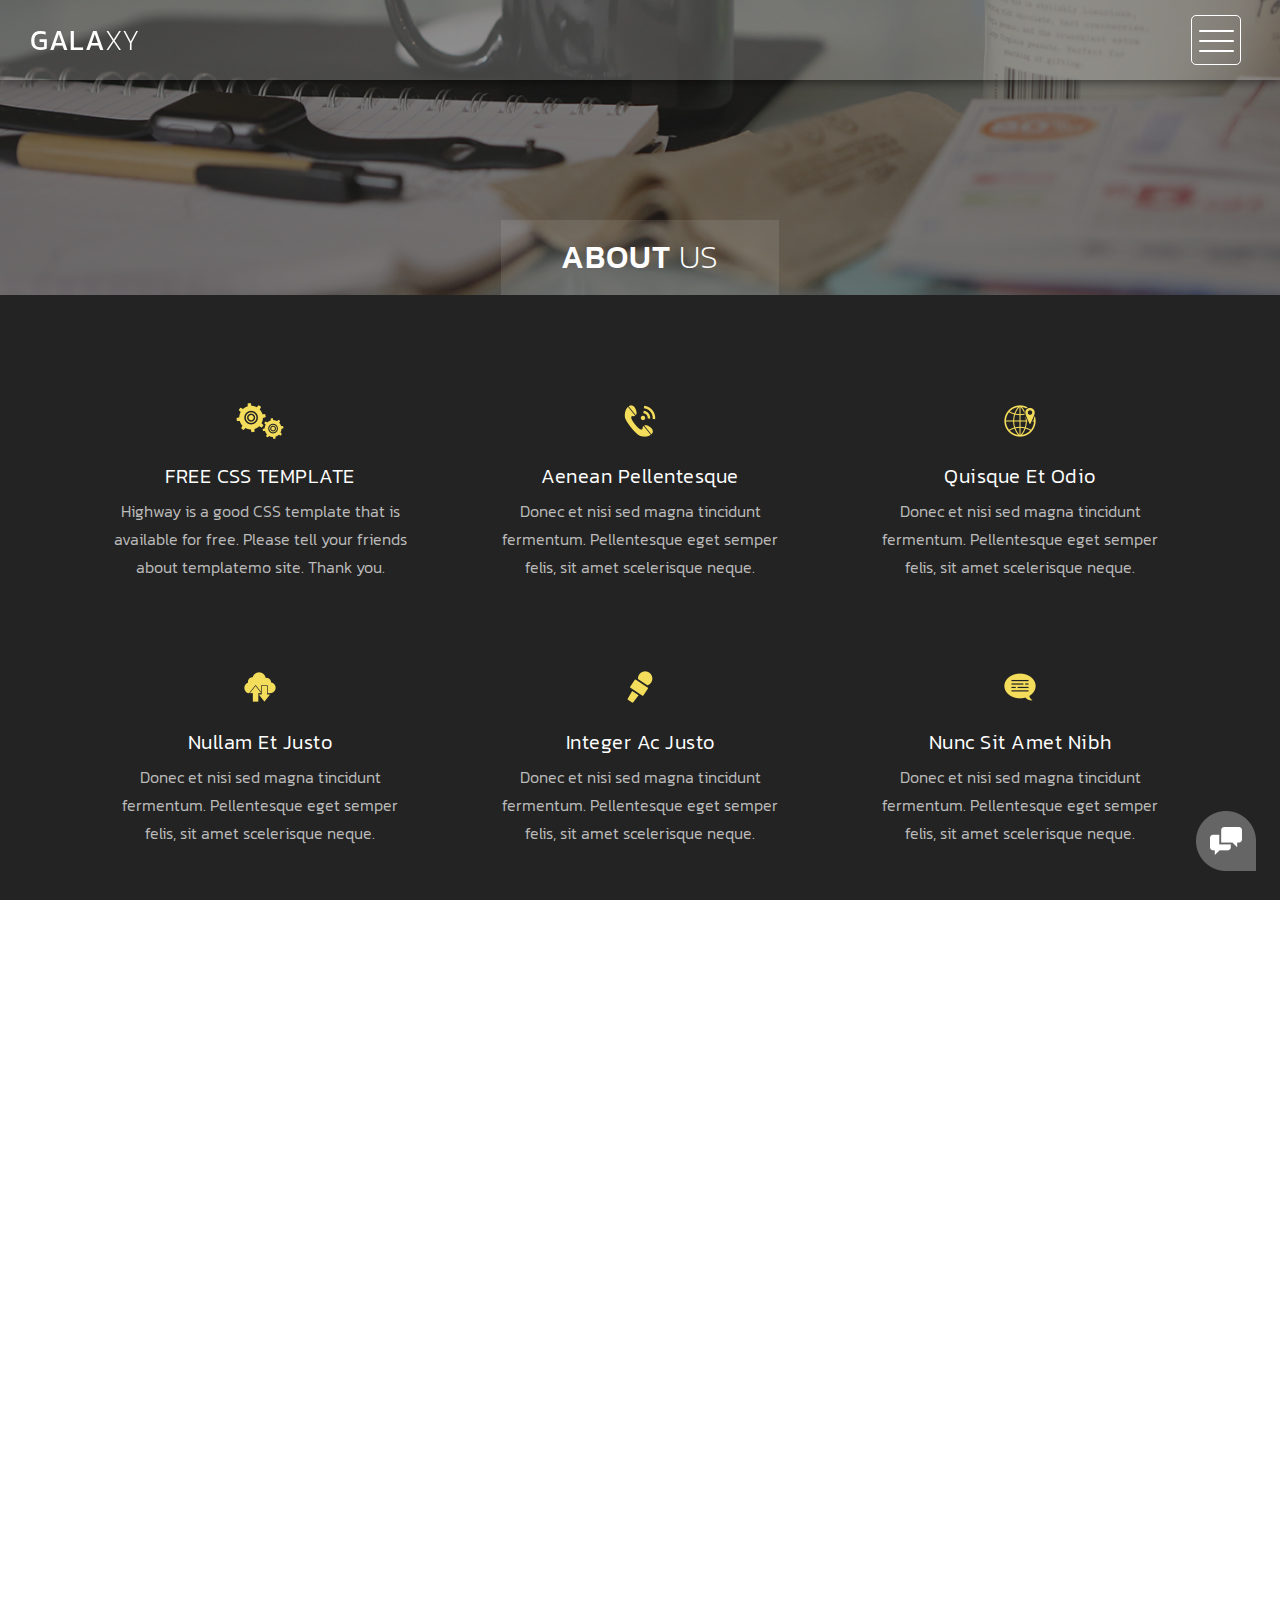
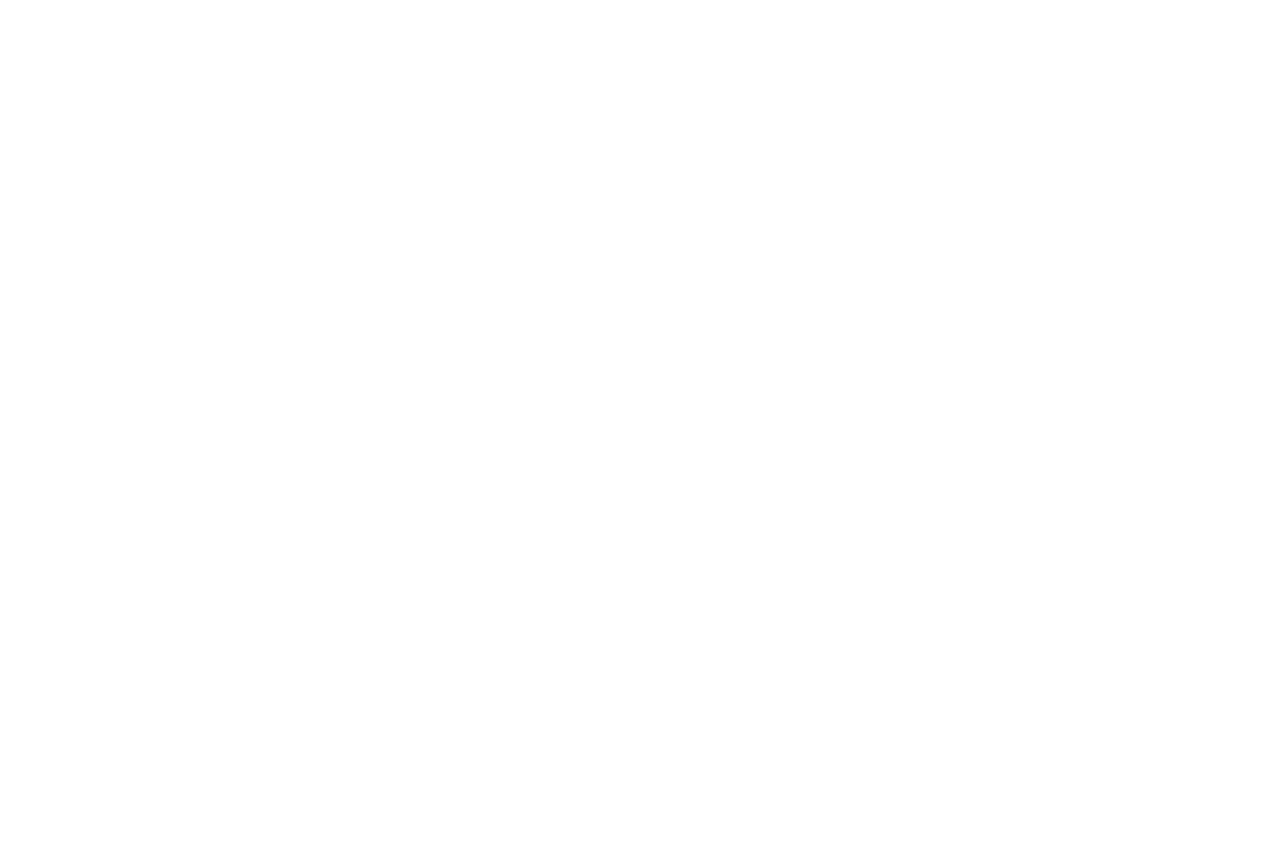
<file: 12345/templatemo_520_highway/about.html>
<!DOCTYPE html>
<html>
    <head>
        <meta charset="utf-8">
        <meta http-equiv="X-UA-Compatible" content="IE=edge,chrome=1">
        <title>About Highway - Free CSS Template</title>
<!-- 

Highway Template

https://templatemo.com/tm-520-highway

-->
        <meta name="description" content="">
        <meta name="viewport" content="width=device-width, initial-scale=1">
        <link rel="apple-touch-icon" href="apple-touch-icon.png">

        <link rel="stylesheet" href="css/bootstrap.min.css">
        <link rel="stylesheet" href="css/bootstrap-theme.min.css">
        <link rel="stylesheet" href="css/fontAwesome.css">
        <link rel="stylesheet" href="css/light-box.css">
        <link rel="stylesheet" href="css/templatemo-style.css">

        <link href="https://fonts.googleapis.com/css?family=Kanit:100,200,300,400,500,600,700,800,900" rel="stylesheet">

        <script src="js/vendor/modernizr-2.8.3-respond-1.4.2.min.js"></script>
    </head>

<body>

    <nav>
        <div class="logo">
            <a href="index.html">Gala<em>xy</em></a>
        </div>
      <div class="menu-icon">
        <span></span>
      </div>
    </nav>

    <div class="page-heading">
        <div class="container">
            <div class="heading-content">
                <h1>About <em>Us</em></h1>
            </div>
        </div>
    </div>


    <div class="services">
        <div class="container">
            <div class="col-md-4 col-sm-6">
                <div class="service-item">
                    <div class="icon">
                        <img src="img/service_1.png" alt="">
                    </div>
                    <div class="text">
                        <h4>FREE CSS TEMPLATE</h4>
                        <p>Highway is a good CSS template that is available for free. Please tell your friends about templatemo site. Thank you.</p>
                    </div>
                </div>
            </div>
            <div class="col-md-4 col-sm-6">
                <div class="service-item">
                    <div class="icon">
                        <img src="img/service_2.png" alt="">
                    </div>
                    <div class="text">
                        <h4>Aenean pellentesque</h4>
                        <p>Donec et nisi sed magna tincidunt fermentum. Pellentesque eget semper felis, sit amet scelerisque neque.</p>
                    </div>
                </div>
            </div>
            <div class="col-md-4 col-sm-6">
                <div class="service-item">
                    <div class="icon">
                        <img src="img/service_3.png" alt="">
                    </div>
                    <div class="text">
                        <h4>Quisque et odio</h4>
                        <p>Donec et nisi sed magna tincidunt fermentum. Pellentesque eget semper felis, sit amet scelerisque neque.</p>
                    </div>
                </div>
            </div>
            <div class="col-md-4 col-sm-6">
                <div class="service-item">
                    <div class="icon">
                        <img src="img/service_4.png" alt="">
                    </div>
                    <div class="text">
                        <h4>Nullam et justo</h4>
                        <p>Donec et nisi sed magna tincidunt fermentum. Pellentesque eget semper felis, sit amet scelerisque neque.</p>
                    </div>
                </div>
            </div>
            <div class="col-md-4 col-sm-6">
                <div class="service-item">
                    <div class="icon">
                        <img src="img/service_5.png" alt="">
                    </div>
                    <div class="text">
                        <h4>Integer ac justo</h4>
                        <p>Donec et nisi sed magna tincidunt fermentum. Pellentesque eget semper felis, sit amet scelerisque neque.</p>
                    </div>
                </div>
            </div>
            <div class="col-md-4 col-sm-6">
                <div class="service-item">
                    <div class="icon">
                        <img src="img/service_6.png" alt="">
                    </div>
                    <div class="text">
                        <h4>Nunc sit amet nibh</h4>
                        <p>Donec et nisi sed magna tincidunt fermentum. Pellentesque eget semper felis, sit amet scelerisque neque.</p>
                    </div>
                </div>
            </div>
        </div>
    </div>


    <div class="more-about-us">
        <div class="container">
            <div class="col-md-5 col-md-offset-7">
                <div class="content">
                    <h2>Aenean vehicula tincidunt</h2>
                    <span>Donec et nisi sed</span>
                    <p>Vivamus vitae libero euismod, pretium magna a, vulputate metus. Curabitur et arcu felis. Praesent aliquet lectus in purus viverra varius. 
                    <br><br>Suspendisse et rutrum nisl. Phasellus porttitor metus vel justo blandit, in finibus neque elementum. Nullam semper, turpis quis egestas consequat, dui eros tristique lectus, ac euismod ex quam id mauris.</p>
                    <div class="simple-btn">
                        <a href="#">Continue Reading</a>
                    </div>
                </div>
            </div>
        </div>
    </div>


    <div class="pricing-tables">
        <div class="container">
            <div class="col-md-4 col-sm-6">
                <div class="table-item">
                    <h4>$250/mo</h4>
                    <span>Starter Plan</span>
                    <ul>
                    	<li>Xeon 8 Cores 3.2GHz</li>
                        <li>RAM 32 GB</li>
                        <li>10 TB RAID 1</li>
                        <li>1,000 TB Transfer</li>
                        <li>24-hour Support</li>
                    </ul>
                    <div class="simple-btn">
                        <a href="#">Details</a>
                    </div>
                </div>
            </div>
            <div class="col-md-4 col-sm-6">
                <div class="table-item premium-item">
                    <h4>$420/mo</h4>
                    <span>Standard Plan</span>
                    <ul>
                        <li>Xeon 16 Cores 3.2GHz</li>
                        <li>RAM 64 GB</li>
                        <li>20 TB RAID 1</li>
                        <li>2,000 TB Transfer</li>
                        <li>15-minute Quick Support</li>
                    </ul>
                    <div class="simple-btn">
                        <a href="#">Details</a>
                    </div>
                </div>
            </div>
            <div class="col-md-4 col-sm-6">
                <div class="table-item">
                    <h4>$750/mo</h4>
                    <span>Premium Plan</span>
                    <ul>
                        <li>Xeon 32 Cores 3.2GHz</li>
                        <li>RAM 128 GB</li>
                        <li>10 TB SSD RAID 10</li>
                        <li>6,000 TB Transfer</li>
                        <li>1-minute Instant Support</li>
                    </ul>
                    <div class="simple-btn">
                        <a href="#">Details</a>
                    </div>
                </div>
            </div>
        </div>
    </div>


    <footer>
        <div class="container-fluid">
            <div class="col-md-12">
                <p>Copyright &copy; 2018 Company Name 
    
    | Designed by TemplateMo</p>
            </div>
        </div>
    </footer>


      <!-- Modal button -->
    <div class="popup-icon">
      <button id="modBtn" class="modal-btn"><img src="img/contact-icon.png" alt=""></button>
    </div>  

    <!-- Modal -->
    <div id="modal" class="modal">
      <!-- Modal Content -->
      <div class="modal-content">
        <!-- Modal Header -->
        <div class="modal-header">
          <h3 class="header-title">Say hello to <em>Highway</em></h3>
          <div class="close-btn"><img src="img/close_contact.png" alt=""></div>    
        </div>
        <!-- Modal Body -->
        <div class="modal-body">
          <div class="col-md-6 col-md-offset-3">
            <form id="contact" action="" method="post">
                <div class="row">
                    <div class="col-md-12">
                      <fieldset>
                        <input name="name" type="text" class="form-control" id="name" placeholder="Your name..." required="">
                      </fieldset>
                    </div>
                    <div class="col-md-12">
                      <fieldset>
                        <input name="email" type="email" class="form-control" id="email" placeholder="Your email..." required="">
                      </fieldset>
                    </div>
                    <div class="col-md-12">
                      <fieldset>
                        <textarea name="message" rows="6" class="form-control" id="message" placeholder="Your message..." required=""></textarea>
                      </fieldset>
                    </div>
                    <div class="col-md-12">
                      <fieldset>
                        <button type="submit" id="form-submit" class="btn">Send Message Now</button>
                      </fieldset>
                    </div>
                </div>
            </form>
          </div>
        </div>
      </div>
    </div>

    

    <section class="overlay-menu">
      <div class="container">
        <div class="row">
          <div class="main-menu">
              <ul>
                  <li>
                      <a href="index.html">Home - Full-width</a>
                  </li>
                  <li>
                      <a href="masonry.html">Home - Masonry</a>
                  </li>
                  <li>
                      <a href="grid.html">Home - Small-width</a>
                  </li>
                  <li>
                      <a href="about.html">About Us</a>
                  </li>
                  <li>
                      <a href="blog.html">Blog Entries</a>
                  </li>
                  <li>
                      <a href="single-post.html">Single Post</a>
                  </li>
              </ul>
              <p>We create awesome templates for you</p>
          </div>
        </div>
      </div>
    </section>

    <script src="https://ajax.googleapis.com/ajax/libs/jquery/1.11.2/jquery.min.js"></script>
    <script>window.jQuery || document.write('<script src="js/vendor/jquery-1.11.2.min.js"><\/script>')</script>

    <script src="js/vendor/bootstrap.min.js"></script>
    
    <script src="js/plugins.js"></script>
    <script src="js/main.js"></script>

</body>
</html>
</file>
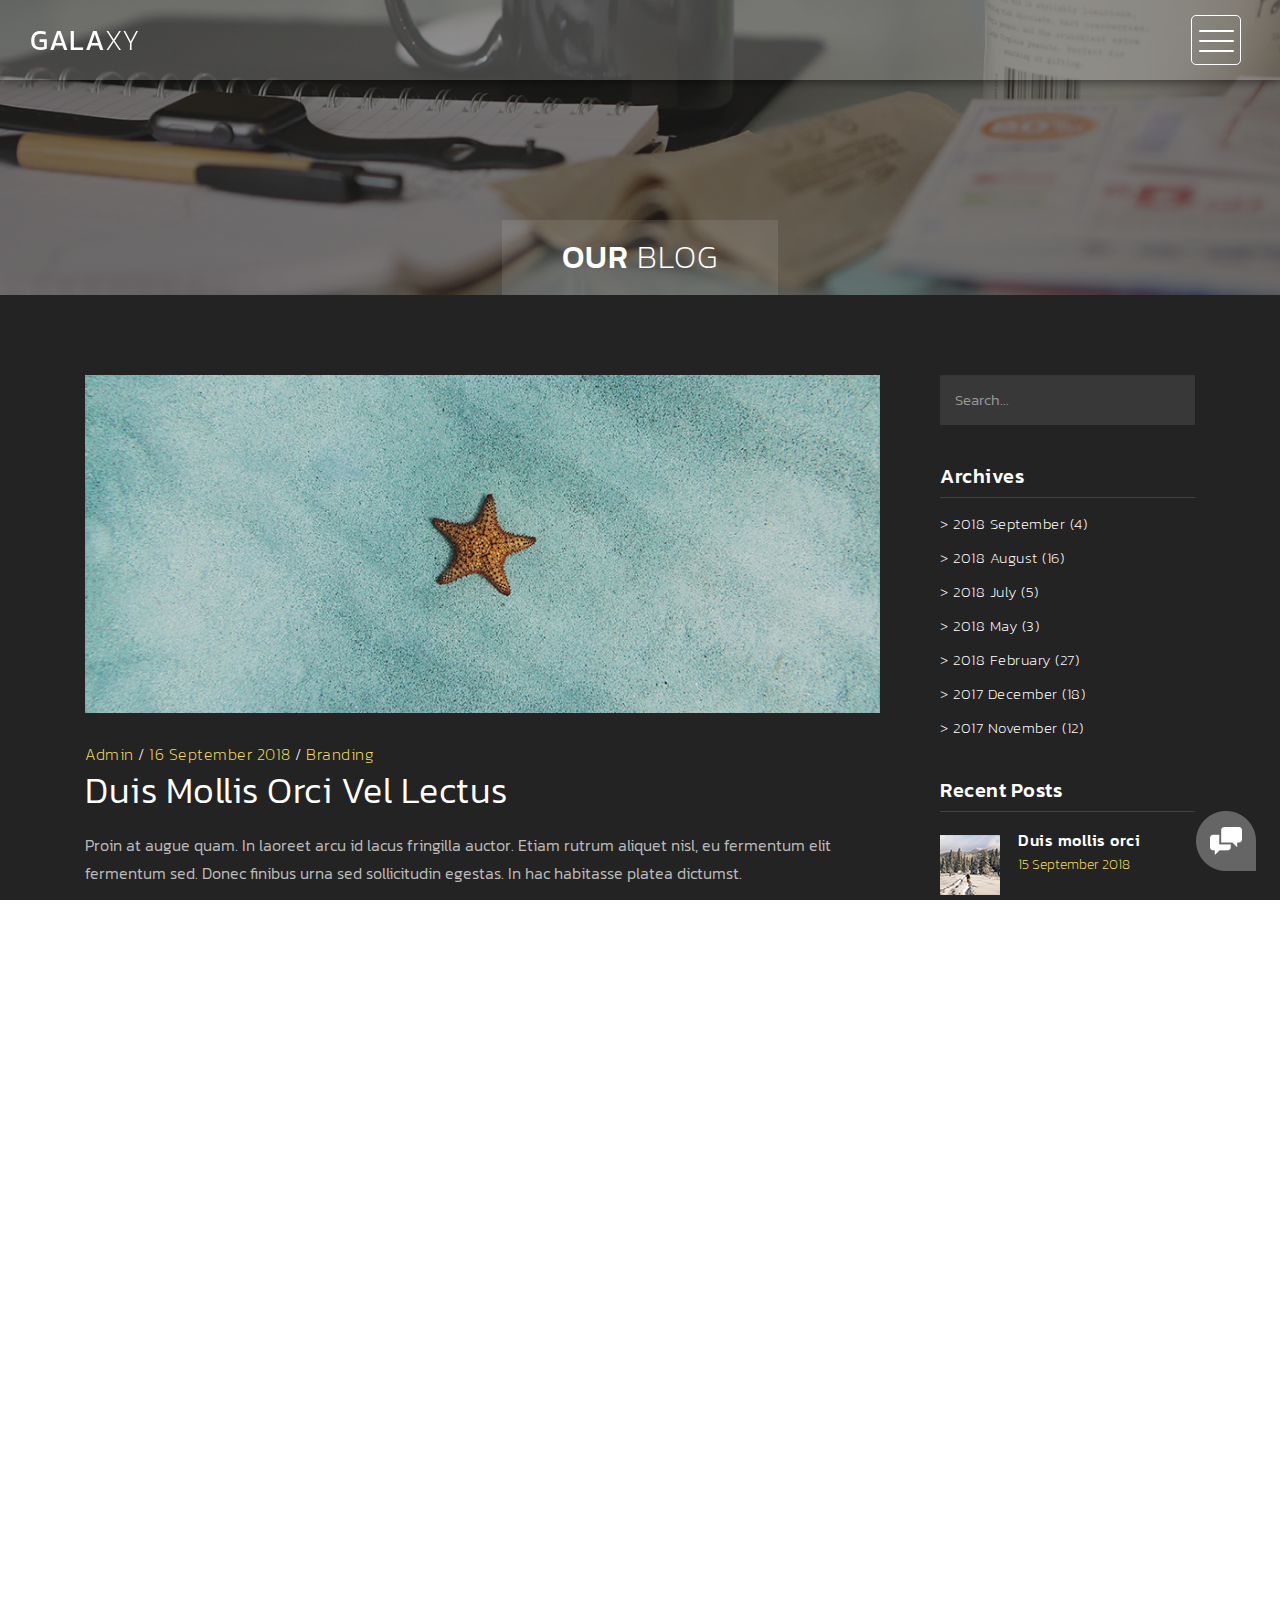
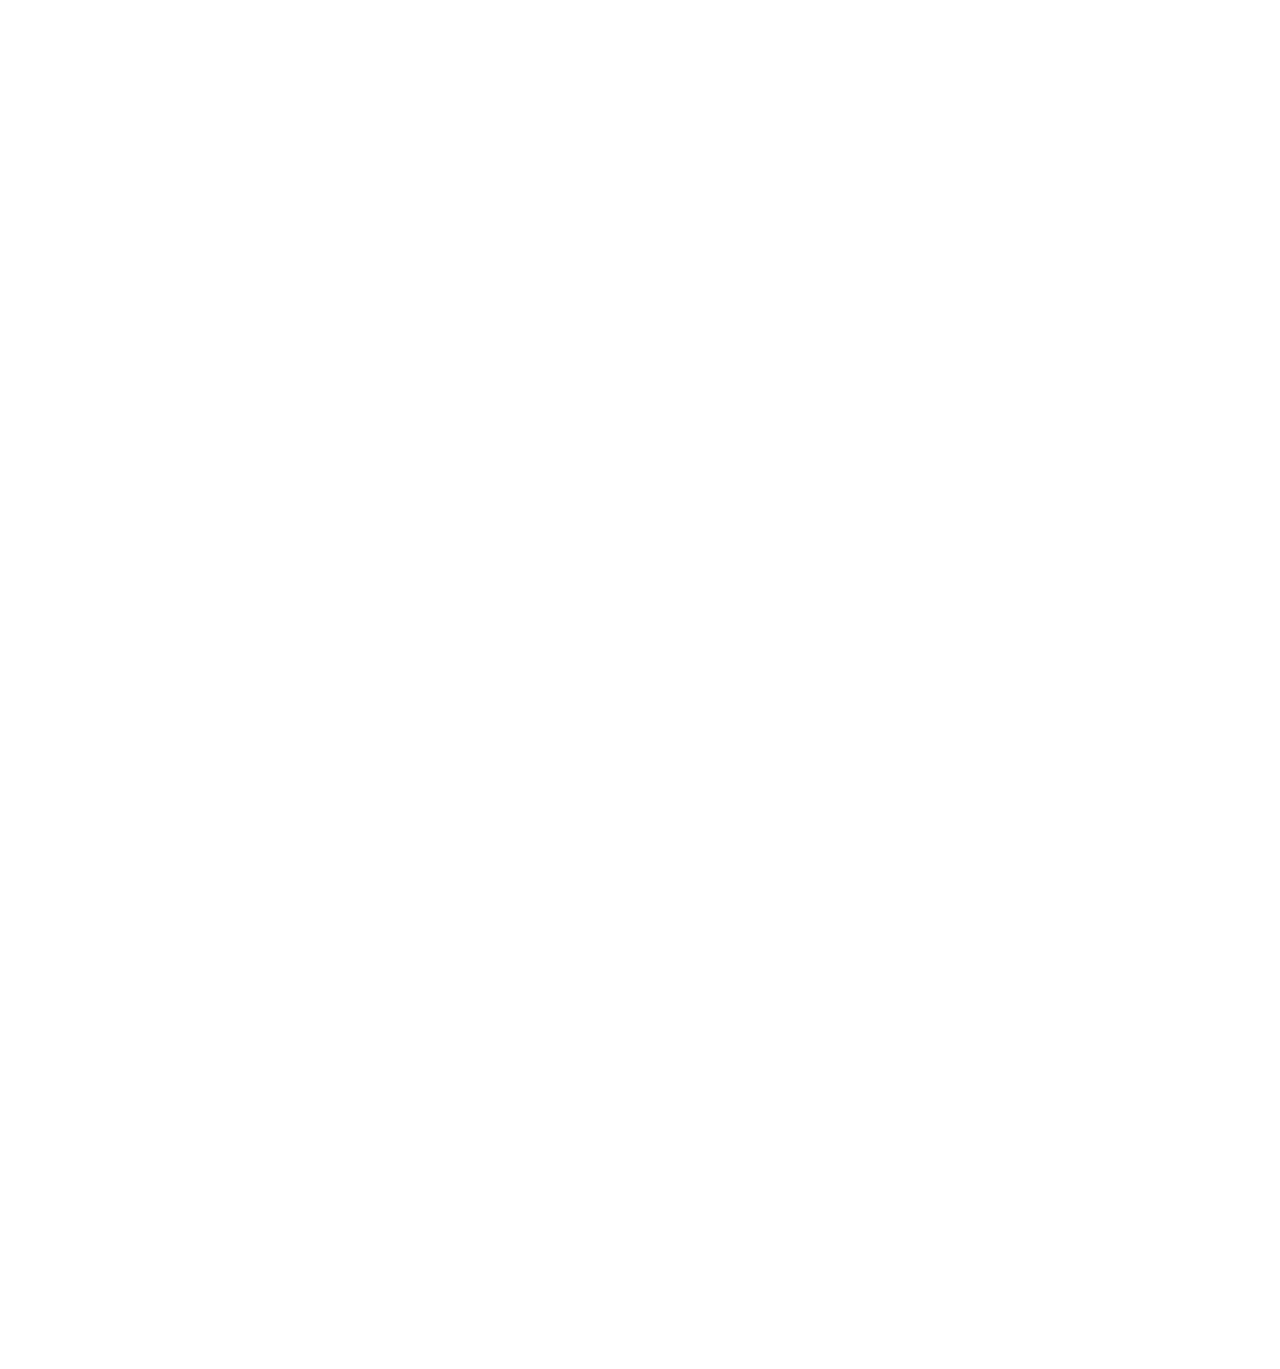
<file: 12345/templatemo_520_highway/blog.html>
<!DOCTYPE html>
<html>
    <head>
        <meta charset="utf-8">
        <meta http-equiv="X-UA-Compatible" content="IE=edge,chrome=1">
        <title>Highway Blog - Free CSS Template</title>
<!-- 

Highway Template

https://templatemo.com/tm-520-highway

-->
        <meta name="description" content="">
        <meta name="viewport" content="width=device-width, initial-scale=1">
        <link rel="apple-touch-icon" href="apple-touch-icon.png">

        <link rel="stylesheet" href="css/bootstrap.min.css">
        <link rel="stylesheet" href="css/bootstrap-theme.min.css">
        <link rel="stylesheet" href="css/fontAwesome.css">
        <link rel="stylesheet" href="css/light-box.css">
        <link rel="stylesheet" href="css/templatemo-style.css">

        <link href="https://fonts.googleapis.com/css?family=Kanit:100,200,300,400,500,600,700,800,900" rel="stylesheet">

        <script src="js/vendor/modernizr-2.8.3-respond-1.4.2.min.js"></script>
    </head>

<body>

    <nav>
        <div class="logo">
            <a href="index.html">Gala<em>xy</em></a>
        </div>
      <div class="menu-icon">
        <span></span>
      </div>
    </nav>

    <div class="page-heading">
        <div class="container">
            <div class="heading-content">
                <h1>Our <em>Blog</em></h1>
            </div>
        </div>
    </div>


    <div class="blog-entries">
        <div class="container">
            <div class="col-md-9">
                <div class="blog-posts">
                    <div class="row">
                        <div class="col-md-12">
                            <div class="blog-post">
                                <img src="img/blog_post_1.png" alt="">
                                <div class="text-content">
                                    <span><a href="#">Admin</a> / <a href="#">16 September 2018</a> / <a href="#">Branding</a></span>
                                    <h2>Duis mollis orci vel lectus</h2>
                                    <p>Proin at augue quam. In laoreet arcu id lacus fringilla auctor. Etiam rutrum aliquet nisl, eu fermentum elit fermentum sed. Donec finibus urna sed sollicitudin egestas. In hac habitasse platea dictumst. 
                                    <br><br>Phasellus purus turpis, porta non lectus vitae, laoreet blandit diam. Suspendisse elementum ligula at purus gravida, vel malesuada dolor accumsan. Morbi finibus dapibus ex, ut finibus felis.</p>
                                    <div class="simple-btn">
                                        <a href="single-post.html">continue reading</a>
                                    </div>
                                </div>
                            </div>
                        </div>
                        <div class="col-md-12">
                            <div class="blog-post">
                                <img src="img/blog_post_2.png" alt="">
                                <div class="text-content">
                                    <span><a href="#">Admin</a> / <a href="#">28 August 2018</a> / <a href="#">Lifestyle</a></span>
                                    <h2>Integer scelerisque odio elit</h2>
                                    <p>Aliquam erat volutpat. Donec condimentum ante nec sapien sodales, ut molestie mauris scelerisque. Maecenas in turpis sed odio pretium tempor. In libero tellus, maximus in accumsan id, posuere non urna. 
                                    <br><br>Fusce ex elit, congue vitae interdum et, sodales vitae purus. Vestibulum ante ipsum primis in faucibus orci luctus et ultrices posuere cubilia Curae; Quisque id egestas nibh. Curabitur convallis cursus pharetra. Curabitur non ligula id lacus pulvinar sollicitudin. Etiam quis tempus lectus, sed iaculis ex.</p>
                                    <div class="simple-btn">
                                        <a href="single-post.html">continue reading</a>
                                    </div>
                                </div>
                            </div>
                        </div>
                        <div class="col-md-12">
                            <div class="blog-post">
                                <img src="img/blog_post_3.png" alt="">
                                <div class="text-content">
                                    <span><a href="#">Admin</a> / <a href="#">31 July 2018</a> / <a href="#">Work Stuff</a></span>
                                    <h2>Nulla condimentum at dui eu</h2>
                                    <p>Cras ultrices ex sodales, vestibulum leo quis, volutpat mauris. In pretium vehicula dolor, sit amet ornare orci placerat sit amet. Nam non dolor sagittis, dignissim purus at, fringilla lacus. In aliquet, sapien ut lobortis molestie, lorem diam commodo leo, vitae eleifend diam justo ac velit.
                                    <br><br>ras felis purus, efficitur vel luctus a, ultrices vitae diam. Maecenas maximus vehicula aliquet. Donec scelerisque, diam id dapibus ultrices, tortor tellus eleifend arcu, maximus iaculis mi elit sit amet odio. Donec at mauris sit amet velit tempus semper.</p>
                                    <div class="simple-btn">
                                        <a href="single-post.html">continue reading</a>
                                    </div>
                                </div>
                            </div>
                        </div>
                        <div class="col-md-12">
                            <ul class="page-number">
                                <li class="active"><a href="#">1</a></li>
                                <li><a href="#">2</a></li>
                                <li><a href="#">3</a></li>
                                <li><a href="#">></a></li>
                            </ul>
                        </div>
                    </div>
                </div>
            </div>
            <div class="col-md-3">
                <div class="side-bar">
                    <div class="search">
                        <fieldset>
                            <input name="search" type="text" class="form-control" id="search" placeholder="Search..." required="">
                        </fieldset>
                    </div>
                    <div class="archives">
                        <div class="sidebar-heding">
                            <h2>Archives</h2>
                        </div>
                        <ul>
                            <li><a href="#">> 2018 September (4)</a></li>
                            <li><a href="#">> 2018 August (16)</a></li>
                            <li><a href="#">> 2018 July (5)</a></li>
                            <li><a href="#">> 2018 May (3)</a></li>
                            <li><a href="#">> 2018 February (27)</a></li>
                            <li><a href="#">> 2017 December (18)</a></li>
                            <li><a href="#">> 2017 November (12)</a></li>
                        </ul>
                    </div>
                    <div class="recent-posts">
                        <div class="sidebar-heding">
                            <h2>Recent Posts</h2>
                        </div>
                        <ul>
                            <li><a href="single-post.html">
                                <img src="img/recent_post_1.png" alt="Recent Post 1">
                                <div class="text">
                                    <h6>Duis mollis orci</h6>
                                    <span>15 September 2018</span>
                                </div>
                            </li></a>
                            <li><a href="single-post.html">
                                <img src="img/recent_post_2.png" alt="Recent Post 2">
                                <div class="text">
                                    <h6>Etiam quis tem</h6>
                                    <span>10 August 2018</span>
                                </div>
                            </li></a>
                            <li><a href="single-post.html">
                                <img src="img/recent_post_3.png" alt="Recent Post 3">
                                <div class="text">
                                    <h6>Proin at augue</h6>
                                    <span>16 July 2018</span>
                                </div>
                            </li></a>
                        </ul>
                    </div>
                    <div class="categories">
                        <div class="sidebar-heding">
                            <h2>Categories</h2>
                        </div>
                        <ul>
                            <li><a href="#">> Lifestyle (7)</a></li>
                            <li><a href="#">> Branding (9)</a></li>
                            <li><a href="#">> Nature (14)</a></li>
                            <li><a href="#">> Work Stuff (6)</a></li>
                            <li><a href="#">> Science (5)</a></li>
                        </ul>
                    </div>
                    <div class="latest-gallery">
                        <div class="sidebar-heding">
                            <h2>Latest Gallery</h2>
                        </div>
                        <ul>
                            <li><a href="#"></a><img src="img/latest_gallery_1.png" alt=""></a></li>
                            <li><a href="#"></a><img src="img/latest_gallery_2.png" alt=""></a></li>
                            <li><a href="#"></a><img src="img/latest_gallery_3.png" alt=""></a></li>
                            <li><a href="#"></a><img src="img/latest_gallery_4.png" alt=""></a></li>
                            <li><a href="#"></a><img src="img/latest_gallery_5.png" alt=""></a></li>
                            <li><a href="#"></a><img src="img/latest_gallery_6.png" alt=""></a></li>
                            <li><a href="#"></a><img src="img/latest_gallery_7.png" alt=""></a></li>
                            <li><a href="#"></a><img src="img/latest_gallery_8.png" alt=""></a></li>
                        </ul>
                    </div>
                </div>
            </div>
        </div>
    </div>


    <footer>
        <div class="container-fluid">
            <div class="col-md-12">
                <p>Copyright &copy; 2018 Company Name 
    
    | Designed by TemplateMo</p>
            </div>
        </div>
    </footer>


      <!-- Modal button -->
    <div class="popup-icon">
      <button id="modBtn" class="modal-btn"><img src="img/contact-icon.png" alt=""></button>
    </div>  

    <!-- Modal -->
    <div id="modal" class="modal">
      <!-- Modal Content -->
      <div class="modal-content">
        <!-- Modal Header -->
        <div class="modal-header">
          <h3 class="header-title">Say hello to <em>Highway</em></h3>
          <div class="close-btn"><img src="img/close_contact.png" alt=""></div>    
        </div>
        <!-- Modal Body -->
        <div class="modal-body">
          <div class="col-md-6 col-md-offset-3">
            <form id="contact" action="" method="post">
                <div class="row">
                    <div class="col-md-12">
                      <fieldset>
                        <input name="name" type="text" class="form-control" id="name" placeholder="Your name..." required="">
                      </fieldset>
                    </div>
                    <div class="col-md-12">
                      <fieldset>
                        <input name="email" type="email" class="form-control" id="email" placeholder="Your email..." required="">
                      </fieldset>
                    </div>
                    <div class="col-md-12">
                      <fieldset>
                        <textarea name="message" rows="6" class="form-control" id="message" placeholder="Your message..." required=""></textarea>
                      </fieldset>
                    </div>
                    <div class="col-md-12">
                      <fieldset>
                        <button type="submit" id="form-submit" class="btn">Send Message Now</button>
                      </fieldset>
                    </div>
                </div>
            </form>
          </div>
        </div>
      </div>
    </div>

    

    <section class="overlay-menu">
      <div class="container">
        <div class="row">
          <div class="main-menu">
              <ul>
                  <li>
                      <a href="index.html">Home - Full-width</a>
                  </li>
                  <li>
                      <a href="masonry.html">Home - Masonry</a>
                  </li>
                  <li>
                      <a href="grid.html">Home - Small-width</a>
                  </li>
                  <li>
                      <a href="about.html">About Us</a>
                  </li>
                  <li>
                      <a href="blog.html">Blog Entries</a>
                  </li>
                  <li>
                      <a href="single-post.html">Single Post</a>
                  </li>
              </ul>
              <p>We create awesome templates for you</p>
          </div>
        </div>
      </div>
    </section>

    <script src="https://ajax.googleapis.com/ajax/libs/jquery/1.11.2/jquery.min.js"></script>
    <script>window.jQuery || document.write('<script src="js/vendor/jquery-1.11.2.min.js"><\/script>')</script>

    <script src="js/vendor/bootstrap.min.js"></script>
    
    <script src="js/plugins.js"></script>
    <script src="js/main.js"></script>

</body>
</html>
</file>
<file: 12345/pepsi/style.css>
* {
    margin: 0;
    padding: 0;
    
    box-sizing: border-box;
}

section {
    position: relative;
    width: 100%;
    max-height: 100vh;
    padding:100px;
    display: flex;
    justify-content: space-between;
    align-items: center;
    background: #00477a;
    transition: 0.5s;
    -webkit-transition: 0.5s;
    -moz-transition: 0.5s;
    -ms-transition: 0.5s;
    -o-transition: 0.5s;
}


header {
    position: absolute;
    top: 0;
    left: 0;
    width: 100%;
    padding: 20px 100px;
    display: flex;
    justify-content: space-between;
    align-items: center;
}
 header .logo {
     position: relative;
    max-width: 80px;
 }

 header ul {
     position: relative;
     display: flex;
 }

 header ul li {
     list-style: none;
 }

header ul li a {
    display:inline-block;
    color: #fff;
    font-weight: 400;
    margin-left: 40px;
    text-decoration: none;
 }

 .content {
     position: relative;
     width: 100%;
     display: flex;
     justify-content: space-between;
     align-items: center;
 }

 .content .textBox {
     position: relative;
     max-width: 600px;
 }

 .content .textBox h2{
     color: #fff;
     font-size: 4em;
     line-height: 1.5em;
     font-weight: 900;
     text-transform: uppercase;
 }

 .content .textBox h2 span {
     font-size: 2em;
 }

 .content .textBox p {
     color: #fff;
 }

 .content .textBox a {
     display: inline-block;
     margin-top: 20px;
     padding: 8px 20px;
     background: #fff;
     color: #111;
     border-radius: 40px;
     font-weight: 500;
     letter-spacing: 1px;
     text-decoration: none;
     text-transform: uppercase;
     transition: all .3s ease-in-out;
     -webkit-border-radius: 40px;
     -moz-border-radius: 40px;
     -ms-border-radius: 40px;
     -o-border-radius: 40px;
     -webkit-transition: all .3s ease-in-out;
     -moz-transition: all .3s ease-in-out;
     -ms-transition: all .3s ease-in-out;
     -o-transition: all .3s ease-in-out;
}

.content .textBox a:hover {
    transform: translateY(-10%);
    background-color: transparent;
    color: #fff;
    -webkit-transform: translateY(-10%);
    -moz-transform: translateY(-10%);
    -ms-transform: translateY(-10%);
    -o-transform: translateY(-10%);
}

.content .imgBox {
    width: 600px;
    display: flex;
    padding-right: 50px;
    margin-top: 50px;
    justify-content: flex-end;
}

.content .img img {
    max-width: 260px;
}

.cards {
    position: absolute;
    left: 50%;
    bottom: 20px;
    transform: translateX(-50%);
    -webkit-transform: translateX(-50%);
    -moz-transform: translateX(-50%);
    -ms-transform: translateX(-50%);
    -o-transform: translateX(-50%);
    display: flex;
}

.cards li {
    list-style: none;
    display: inline-block;
    margin: 0 20px;
    cursor: pointer;
    transition: 0.5s;
    -webkit-transition: 0.5s;
    -moz-transition: 0.5s;
    -ms-transition: 0.5s;
    -o-transition: 0.5s;
}

.cards li:hover {
    transform: translateY(-10%);
    background-color: transparent;
    color: #fff;
    -webkit-transform: translateY(-10%);
    -moz-transform: translateY(-10%);
    -ms-transform: translateY(-10%);
    -o-transform: translateY(-10%);
}

.cards li img {
    max-width: 40px;
}

.social {
    position: absolute;
    top: 50%;
    right: 30px;
    transform: translateY(-50%);
    display: flex;
    justify-content: center;
    align-items: center;
    flex-direction: column;
    -webkit-transform: translateY(-50%);
    -moz-transform: translateY(-50%);
    -ms-transform: translateY(-50%);
    -o-transform: translateY(-50%);
}

.social li {
    list-style: none;
}
.social li a {
    display: inline-block;
    filter: invert(1);
    margin: 5px 0;
    transform: scale(0.6);
    -webkit-filter: invert(1);
    -webkit-transform: scale(0.6);
    -moz-transform: scale(0.6);
    -ms-transform: scale(0.6);
    -o-transform: scale(0.6);
}
</file>
<file: 12345/school/style.css>
* {
    margin: 0;
    padding: 0;
    box-sizing: border-boxm;
}

.banner {
    width: 100%;
    height: 100vh;
    background-image: linear-gradient(rgba(0,0,0,0.2), rgba(0,0,0,0.75)), url(banner.jpg);
    background-size: cover;
    background-repeat: no-repeat;
    background-position: center;
}

.navbar {
    width: 85%;
    margin: auto;
    padding: 35px 0px;
    display: flex;
    justify-content: space-between;
    align-items: center;
}

.logo {
    width: 100px;
    cursor: pointer;
}

.navbar ul li {
    display:inline-block;
    padding: 0px 20px;
    list-style: none;
    position: relative;
    transition: all 0.5s ease-in-out;
    -webkit-transition: all 0.5s ea;
    -moz-transition: all 0.5s ea;
    -ms-transition: all 0.5s ea;
    -o-transition: all 0.5s ea;
}

.navbar ul li a {
    text-decoration: none;
    color: #fff;
    text-transform: uppercase;
}

.navbar ul li::after {
    content: '';
    height: 3px;
    width: 0;
    background: #7e7878;
    position: absolute;
    left: 0;
    bottom: -10px;
    transition: 0.5s;
    -webkit-transition: 0.5s;
    -moz-transition: 0.5s;
    -ms-transition: 0.5s;
    -o-transition: 0.5s;
}

.navbar ul li:hover::after {
    width: 100%;
}


.content {
    width: 100%;
    position: absolute;
    top: 50%;
    transform: translateY(-50%);
    text-align: center;
    color: #fff;
}

.content h1 {
    font-size: 70px;
    margin-top: 80px;
}

.content p {
    margin: 20px auto;
    font-weight: 100;
    line-height: 25px;
}

button {
    width: 200px;
    padding: 15px 0;
    text-align: center;
    border-radius: 50px;
    margin: 20px 10px;
    border: 2px solid #7e7878;
    background: transparent;
    color: #fff;
    cursor: pointer;
    position:relative;
    overflow: hidden;
    transition: 0.5s;
  
}


.left {
    background: #7e7878;
    color: #fff;
    border: none;
}

.left:hover {
    background: transparent;
    color: #fff;
    transform: translateX(-20%);
    -webkit-transform: translateX(-20%);
    -moz-transform: translateX(-20%);
    -ms-transform: translateX(-20%);
    -o-transform: translateX(-20%);
}

.right {
    background: transparent;
    color: #fff;
    border: 2px solid #7e7878;
}

.right:hover {
    background: #7e7e7e;
    color: #fff;
    transform: translateX(20%);
    -webkit-transform: translateX(20%);
    -moz-transform: translateX(20%);
    -ms-transform: translateX(20%);
    -o-transform: translateX(20%);
}
</file>
<file: 12345/templatemo_519_beauty/css/templatemo-style.css>
/*

Beauty Template

http://www.templatemo.com/tm-519-beauty

---------------------------------------

COLORS
primary: #CC9999;
accent: #CEC0AE;
accent dar: #786247;
text dark: #333333;
text light dark: #747474;

header 1 mb: 25px;
header 2 mb: 45px;
header 3 mb: 35px;
header 4 & 5 mb: 50px;
others mb: 40px;
*/

body {
  font-family: 'Open Sans', Helvetica, Arial, sans-serif;
  font-size: 19px;
  font-weight: 300;
  color: #ffffff;
  overflow-x: hidden;
}

.tm-mb-25 { margin-bottom: 25px; }
.tm-mb-35 { margin-bottom: 35px; }
.tm-mb-40 { margin-bottom: 40px; }
.tm-mb-45 { margin-bottom: 45px; }
.tm-mb-50 { margin-bottom: 50px; }
.tm-gallery-pad { padding: 40px 50px; }
.tm-gallery-item { margin: 0 5px; }

/*
.tm-gallery-container { max-width: 960px; }
*/

h1 { font-size: 3.6rem; }
.tm-site-name { text-shadow: 3px 3px 4px #666; }
a { transition: all 0.3s ease; }
.tm-line-height-2 { line-height: 2; }
.tm-text-dark { color: #333333; }
.tm-text-light-dark { color: #747474; }
a.tm-text-light-dark:hover { color: #747474; }

.tm-top-bar {
  background-color: #CC9999;
  max-width: 925px;
  width: 100%;
  height: 30px;
  margin-bottom: 10px;
}

.tm-bar-2 {
  background-color: #CC9999;
  width: 100%;
  height: 15px;
  margin-top: 10px;
  margin-bottom: 40px;
}

.tm-logo {
    width: 370px;
    height: 370px;
    background: url(../img/logo-bg.png) center no-repeat;
    background-size: cover;
    position: absolute;
    right: -13%;
    top: 18%;
    display: flex;
    align-items: center;
    justify-content: center;
    z-index: 100;
}

.tm-welcome { display: flex; }

.tm-welcome-left {
  background-color: #CEC0AE;
  padding: 80px;
  max-width: 925px;
  width: 84%;
  position: relative;
}

.tm-welcome-right {
  max-width: 205px;
  width: 16%;
  -webkit-transform: skew(-10deg);
  transform: skew(-10deg);
  background: #ffffff;
  margin-left: -52px;
}

.tm-welcome-content { max-width: 490px; }
.tm-font-big { font-size: 1.15rem; }

.tm-font-big a { color: #FF3; }

.tm-font-normal { font-size: 1rem; }

.tm-welcome-icon {
  padding: 0 30px 60px;
  margin-left: 30px;
}

h2 { font-size: 2.3rem; }

p {
  line-height: 1.8;
  font-size: 1rem;
}

.tm-welcome-link {
  text-decoration: underline;
  float: right;
  color: white;
  margin-top: 10px;
}

.tm-welcome-link:hover,
.tm-welcome-link:focus {
  text-decoration: none;
  color: white;
}

.tm-section-mb { margin-bottom: 40px; }
.tm-section-pb { padding-bottom: 120px; }
.tm-section-pt { padding-top: 135px; }

.tm-section-2-header {
  font-size: 2rem;
  margin-bottom: 40px;
}

.tm-section-2-inner,
.tm-section-3-inner {
  display: flex;
  justify-content: flex-end;
}

.tm-section-3 { min-height: 560px; }

.tm-section-2-left {
  display: flex;
  width: 50%;
  min-height: 560px;
  -webkit-clip-path: polygon(14% 0%, 100% 0%, 86% 100%, 0% 100%);
  clip-path: polygon(14% 0%, 100% 0%, 86% 100%, 0% 100%);
}


.tm-section-2-right {
  padding: 70px 120px 40px;
  width: 50%;
  margin-left: -40px;
  -webkit-clip-path: polygon(14% 0%, 100% 0%, 86% 100%, 0% 100%);
  clip-path: polygon(14% 0%, 100% 0%, 86% 100%, 0% 100%);
}

.tm-img-container {
  width: 100%;
  height: 100%;
  background-repeat: no-repeat;
}

.tm-img-container-1 {
  background-image: url(../img/green-tree-red-cup.jpg);
  background-position: top center;
}

.tm-img-container-2 {
  background-image: url(../img/girl-01.jpg);
  background-position: top center;
  margin-left: 8px;
}

.tm-img-container-3 {
  background-image: url(../img/backpack-guy.jpg);
  background-position: top right;
}

.tm-img { width: 49%; }
.tm-bg-primary { background-color: #CC9999; }
.tm-bg-accent { background-color: #CEC0AE; }

.tm-section-3-left {
  padding: 70px 100px 80px 120px;
  width: 50%;
  -webkit-clip-path: polygon(0 0, 86% 0, 100% 100%, 14% 100%);
  clip-path: polygon(0 0, 86% 0, 100% 100%, 14% 100%);
  min-height: 560px;
}

.tm-section-3-right {
  width: 50%;
  height: 100%;
  -webkit-clip-path: polygon(0 0, 86% 0, 100% 100%, 14% 100%);
  clip-path: polygon(0 0, 86% 0, 100% 100%, 14% 100%); /*https://bennettfeely.com/clippy/*/
  margin-left: -40px;
}

.tm-p-ml { margin-left: -35px; }

.slick-dotted.slick-slider {
    margin-bottom: 15px;
    padding-bottom: 25px;
}

.slick-dots li button:before {
  font-size: 75px;
  font-weight: 700;
  content:'-';
  opacity: 1;
  color: #AB9376;
  transition: all 0.3s ease;
}

.slick-dots li.slick-active button:before,
.slick-dots li:hover button:before {
  opacity: 1;
  color: #786249;
}

.slick-dots li button { width: 30px; }
.slick-dots li { margin: 0 10px; }
.tm-contact-left-col { min-height: 600px; }

.tm-contact-left {
  -webkit-clip-path: circle(50% at 50% 50%);
  clip-path: circle(47% at 50% 50%);
  display: flex;
  align-items: center;
  justify-content: center;
  width: 90%;
  height: 85%;
  margin-left: auto;
  margin-right: auto;
}

.tm-contact-left-inner { width: 50%; }

.tm-contact-form {
  padding-top: 120px;
  padding-bottom: 120px;
}

.tm-contact-header {
  font-size: 1.8rem;
  font-weight: 300;
}

.tm-contact-link {
  font-size: 1rem;
  color: white;
  margin-bottom: 10px;
}

.tm-contact-link:hover,
.tm-contact-link:focus {
  color: white;
}

.form-control {
  border: none;
  border-bottom: 1px solid #CC9999;
  border-radius: 0;
}

.form-control:focus {
  border-bottom: 2px solid #ad0c10;
  box-shadow: none;
}

.btn-primary {
  background-color: #CC9999;
  border-color: #CC9999;
}

.btn-primary:hover {
  background-color: #ac4747;
  border-color: #ac4747;
}

.tm-btn-round {
    padding: 26px 20px;
    border-radius: 50%;
}

.tm-fl-right { float: right; }

/* Image hover effect */
.grid figure {
    position: relative;
    float: left;
    overflow: hidden;
    height: auto;
    background: #3085a3;
    text-align: center;
    cursor: pointer;
}

.grid figure img {
    position: relative;
    display: block;
    min-height: 100%;
    max-width: 100%;
    opacity: 0.8;
}

.grid figure figcaption {
    padding: 2em;
    color: #fff;
    text-transform: uppercase;
    font-size: 1.25em;
    -webkit-backface-visibility: hidden;
    backface-visibility: hidden;
}

.grid figure figcaption, .grid figure figcaption > a {
    position: absolute;
    top: 0;
    left: 0;
    width: 100%;
    height: 100%;
}
.grid figure figcaption::before, .grid figure figcaption::after {
    pointer-events: none;
}
figure.effect-lexi:hover {
    background: #0a0a0a;
}

figure.effect-lexi:hover figcaption::before {
  background: rgba(0,0,0,0.25);
}

figure.effect-lexi p {
    position: absolute;
    right: 0;
    bottom: 0;
    padding: 0 1.5em .3em 0;
    width: 160px;
    text-align: right;
    opacity: 0;
    -webkit-transform: translate3d(20px,20px,0);
    transform: translate3d(20px,20px,0);
}

figure.effect-lexi img {
    margin: -10px 0 0 -10px;
    max-width: none;
    width: -webkit-calc(100% + 10px);
    width: calc(100% + 10px);
    opacity: 0.9;
    -webkit-transition: opacity 0.35s, -webkit-transform 0.35s;
    transition: opacity 0.35s, transform 0.35s;
    -webkit-transform: translate3d(10px,10px,0);
    transform: translate3d(10px,10px,0);
    -webkit-backface-visibility: hidden;
    backface-visibility: hidden;
}

figure.effect-lexi:hover h2, figure.effect-lexi:hover p {
    opacity: 1;
    -webkit-transform: translate3d(0,0,0);
    transform: translate3d(0,0,0);
}

figure.effect-lexi:hover img {
    opacity: 0.6;
    -webkit-transform: translate3d(0,0,0);
    transform: translate3d(0,0,0);
}

figure.effect-lexi:hover figcaption::before {
    opacity: 1;
    -webkit-transform: scale3d(1,1,1);
    transform: scale3d(1,1,1);
}

figure.effect-lexi figcaption::before {
    position: absolute;
    right: -100px;
    bottom: -100px;
    width: 300px;
    height: 300px;
    border: 2px solid #fff;
    border-radius: 50%;
    box-shadow: 0 0 0 900px rgba(255,255,255,0.2);
    content: '';
    opacity: 0;
    -webkit-transform: scale3d(0.5,0.5,1);
    transform: scale3d(0.5,0.5,1);
    -webkit-transform-origin: 50% 50%;
    transform-origin: 50% 50%;
}

figure.effect-lexi figcaption::before, figure.effect-lexi p {
    -webkit-transition: opacity 0.35s, -webkit-transform 0.35s;
    transition: opacity 0.35s, transform 0.35s;
}

@media (min-width: 1430px) {
  .tm-contact-left { width: 80%; }

  .container {
    max-width: 1430px;
    padding-left: 120px;
    padding-right: 120px;
  }
}

@media (max-width: 1310px) {
  .tm-bar-2 { max-width: 100%; }
}

@media (max-width: 1199px) {
  .tm-logo {
    width: 300px;
    height: 300px;
    top: 25%;
  }

  .tm-welcome-content { max-width: 450px; }

  .tm-top-bar,
  .tm-welcome-left {
    max-width: 782px;
  }

  .tm-welcome-right { margin-left: -55px; }
  .tm-section-3-left { padding-bottom: 63px; }

  .tm-section-3-right {
    -webkit-clip-path: polygon(0 0, 82% 0, 100% 100%, 15% 100%);
    clip-path: polygon(0 0, 82% 0, 100% 100%, 15% 100%);
  }
}

@media (max-width: 991px) {
  .tm-welcome { flex-direction: column-reverse; }
  .tm-logo {
    top: -250px;
    left: 0;
    right: 0;
    margin-left: auto;
    margin-right: auto;
  }
  .tm-welcome-left {
    max-width: 100%;
    width: 100%;
    padding-top: 100px;
  }
  .tm-welcome-content {
    max-width: 100%;
  }
  .tm-welcome-icons-container {
    display: flex;
    justify-content: center;
  }
  .tm-welcome-right {
    max-width: 100%;
    width: 100%;
    height: 250px;
    transform: skewY(-5deg);
    margin-bottom: -30px;
    margin-top: 80px;
    margin-left: 0;
  }

  .tm-section-2-inner {
    flex-direction: column;
    margin-left: 0;
  }

  .tm-section-2-left { margin-left: 0; }

  .tm-section-2-right {
    width: 100%;
    margin-top: 40px;
    margin-left: 0;
  }

  .tm-section-2-left {
    width: 100%;
    height: 560px;
  }

  .tm-section-3-inner { flex-direction: column-reverse; }

  .tm-section-3-left {
    width: 100%;
    margin-left: auto;
    margin-right: auto;
  }

  .tm-section-3-right {
    width: 100%;
    height: 560px;
    margin-bottom: 40px;
    margin-left: 0;
  }

  .tm-welcome-icon { padding: 0 30px 60px 0; }

  .tm-contact-left {
    clip-path: none;
    border-radius: 200px;
    width: 100%;
    height: 90%;
  }

  figure.effect-lexi figcaption::before {
    right: -110px;
    bottom: -80px;
  }
}

@media (max-width: 767px) {
  .tm-section-3-left { width: 100%; }
  .tm-contact-form { padding-top: 30px; }
}

@media (max-width: 480px) {
  .tm-welcome-icon {
    padding: 0 15px 40px;
    margin-left: 20px;
    font-size: 4em;
  }

  .tm-welcome-left { padding: 100px 40px 80px; }

  .tm-section-2-right {
    padding-left: 80px;
    padding-right: 80px;
  }

  .tm-section-3-left { padding: 70px 80px 80px 80px; }
  .tm-gallery-container { max-width: 350px; }
  .tm-contact-left-inner { width: 70%;}
}

@media (max-width: 420px) {
  .tm-section-3-left { padding: 70px 50px 80px 50px; }
}
</file>
<file: 12345/templatemo_521_get_ready/css/templatemo-style.css>
/*

Get Ready Template

https://templatemo.com/tm-521-get-ready

*/
  
  @import url('https://fonts.googleapis.com/css?family=Poppins:300,400');

  body {
    margin: 0;
    -webkit-perspective: 1000;
    font-family: 'Poppins', sans-serif;
    background: #303030;
  }

  body, html {
    height: 100%;
    width: 100%;
    overflow-x: hidden;
  }



  /*---------------------------------------
     TYPOGRAPHY              
  -----------------------------------------*/

  h1,h2,h3,h4,h5,h6 {
    font-weight: 300;
    line-height: inherit;
  }

  h1 {
    color: #ffffff;
    font-size: 2em;
  }

  h2 {
    color: #353535;
    font-size: 2em;
  }

  p {
    color: #757575;
    font-size: 14px;
    font-weight: normal;
    line-height: 24px;
  }



  /*---------------------------------------
     GENERAL               
  -----------------------------------------*/

  html{
    -webkit-font-smoothing: antialiased;
  }

  a {
    color: #202020;
    text-decoration: none !important;
  }

  a,
  input, button,
  .form-control {
    -webkit-transition: 0.5s;
    transition: 0.5s;
  }

  a:hover, a:active, a:focus {
    color: #29ca8e;
    outline: none;
  }

  ::-webkit-scrollbar{
    width: 8px;
    height: 8px;
  }

  ::-webkit-scrollbar-thumb {
    cursor: pointer;
    background: #202020;
  }

  .overlay {
    background: linear-gradient(to top right, #d2b48c, #000000);
    opacity: 0.9;
    position: absolute;
    top: 0;
    right: 0;
    bottom: 0;
    left: 0;
    width: 100%;
    height: 100%;
  }

  .grid {
    position: fixed;
    width: 100%;
    height: 100%;
    z-index: 1;
  }

  .grid-line {
    height: 300vh;
    border-right: 1px solid rgba(255,255,255,0.02);
  }

  .google-map iframe {
    border: 0;
    margin-top: 20px;
  }

  .subscribe-form {
    position: relative;
  }

  .subscribe-form .form-control {
    background: #ffffff;
    box-shadow: none;
    border: 0;
    border-radius: 50px;
	width: 340px;
    height: 45px;
    padding: 6px 30px;
  }

  .subscribe-form button[type="submit"] {
    background: transparent;
    border: 0;
    outline: none;
  }

  .subscribe-form .fa {
    cursor: pointer;
    position: absolute;
    top: 12px;
    right: 12px;
    color: #d2b48c;
    font-size: 20px;
  }



  /*---------------------------------------
       PRE LOADER              
  -----------------------------------------*/

  .preloader {
    position: fixed;
    top: 0;
    left: 0;
    width: 100%;
    height: 100%;
    z-index: 99999;
    display: flex;
    flex-flow: row nowrap;
    justify-content: center;
    align-items: center;
    background: none repeat scroll 0 0 #ffffff;
  }

  .spinner {
    border: 1px solid transparent;
    border-radius: 3px;
    position: relative;
  }

  .spinner:before {
    content: '';
    box-sizing: border-box;
    position: absolute;
    top: 50%;
    left: 50%;
    width: 45px;
    height: 45px;
    margin-top: -10px;
    margin-left: -10px;
    border-radius: 50%;
    border: 1px solid #575757;
    border-top-color: #ffffff;
    animation: spinner .9s linear infinite;
  }

  @-webkit-@keyframes spinner {
    to {transform: rotate(360deg);}
  }

  @keyframes spinner {
    to {transform: rotate(360deg);}
  }


  /*---------------------------------------
      MENU              
  -----------------------------------------*/

  .menu, .menu-bg, .menu-burger {
    position: fixed;
    z-index: 222;
    width: 50px;
    height: 50px;
    line-height: 30px;
    font-size: 25px;
    text-align: center;
    border-radius: 100%;
    right: 25px;
    top: 25px;
  }

  .menu-bg {
    background: #101010;
    pointer-events: none;
    transition: .3s;
    right: 50px;
    top: 50px;
    transform: translate3d(50%, -50%, 0);
    transform-origin: center center;
  }

  .menu-bg.fs {
    transform: translate3d(50%, -50%, 0);
    width: 500vw;
    height: 500vw;
  }

  .menu-burger {
    color: #ffffff;
    padding-top: 11px;
    -webkit-user-select: none;
    cursor: pointer;
    transition: .4s;
    transform-origin: center;
    z-index: 9999;
  }

  .menu-burger.fs {
    transform: rotate(-180deg) translateY(5px);
  }

  .menu-items {
    display: flex;
    flex-direction: column;
    justify-content: center;
    align-content: center;
    position: absolute;
    z-index: 9999;
    width: 100%;
    height: 100%;
    opacity: 0;
    transition: .4s;
    margin-top: 50px;
    transform: translateY(-200%);
    pointer-events: none;
  }

  .menu-items ul.menu {
    position: relative;
    width: 100%;
    height: 100%;
    text-align: left;
    top: 10px;
  }

  .menu-items ul.menu li {
    display: block;
    list-style: none;
    transition: 1s;
    opacity: 0;
    margin: 5px 0;
  }

  .menu-items ul.menu li a {
    color: #ffffff;
    font-size: 18px;
    position: relative;
  }

  .menu-items ul.menu li a:after {
    content: "";
    width: 0;
    height: 2px;
    border-radius: 50px;
    position: absolute;
    bottom: 13px;
    transition: 0.5s;
    margin: 0 auto;
    display: block;
    right: 0;
    left: 0;
  }

  .menu-items ul.menu li a:hover:after {
    content: "";
    background: #d2b48c;
    width: 100%;
  }

  .menu-items.fs {
    transform: translateY(0);
    pointer-events: auto;
    opacity: 1;
  }

  .menu-items.fs ul li {
    opacity: 1;
  }

  address p {
    color: #f9f9f9;
  }



  /*---------------------------------------
      HOME          
  -----------------------------------------*/

  #home {
    display: -webkit-box;
    display: -webkit-flex;
    display: -ms-flexbox;
    display: flex;
    -webkit-box-align: center;
    -webkit-align-items: center;
    -ms-flex-align: center;
    align-items: center;
    text-align: center;
    position: relative;
  }

  #home .container {
    width: 100%;
  }

  .home-info {
    display: flex;
    flex-direction: column;
    justify-content: center;
    align-items: center;
    position: relative;
    z-index: 2;
    width: 100%;
    height: 100vh;
  }
  
  .countdown {
    text-align: center;
    margin: 50px 0;
    padding: 0;
  }

  .countdown li {
    color: #ffffff;
    list-style: none;
    display: inline-block;
    margin: 0 20px;
  }

  .countdown span {
    font-size: 25px;
  }

  .countdown h3 {
    font-size: 14px;
    text-transform: uppercase;
    margin: 10px 0;
  }



  /*---------------------------------------
     SOCIAL ICON              
  -----------------------------------------*/

  .social-icon {
    position: relative;
    padding: 0;
    margin: 30px 0 0 0;
    text-align: center;
  }

  .social-icon .line {
    background: #ffffff;
    width: 50px;
    height: 2px;
    margin-right: 10px;
    position: relative;
    bottom: 5px;
  }

  .social-icon li {
    display: inline-block;
    list-style: none;
  }

  .social-icon li a {
    border-radius: 50px;
    color: #ffffff;
    font-size: 15px;
    width: 35px;
    height: 35px;
    line-height: 35px;
    text-decoration: none;
    text-align: center;
    position: relative;
    margin: 5px 5px 5px 0;
  }

  .social-icon li a:hover {
    background: #d2b48c;
    color: #ffffff;
  }



  /*---------------------------------------
     RESPONSIVE STYLES              
  -----------------------------------------*/

  @media screen and (max-width: 480px) {

    .home-info {
      padding: 0 1em 0 1em;
    }

    .countdown li {
      margin: 0 12px;
    }

    address {
      margin-top: 50px;
    }
  }

  @media screen and (max-width: 360px) {

    h1 {
      font-size: 1.50em;
    }

    .menu-items {
      margin: 100px 0;
    }

    .countdown span {
      font-size: 20px;
    }

    .countdown h3 {
      font-size: 12px;
    }
  }
</file>
<file: 12345/templatemo_523_image_survey/css/templatemo-style.css>
/*

Image Survey

https://templatemo.com/tm-523-image-survey

*/

body {
  color: #686868;
  font-family: "Open Sans", Arial, Helvetica, sans-serif;
  font-size: 18px;
  padding-top: 55px;
  overflow-x: hidden;
}

.tm-site-name {
  color: #696969;
  font-weight: 600;
  font-size: 2.4rem;
  display: inline-block;
  vertical-align: middle;
  margin-left: 30px;
  margin-bottom: 0;
}

.tm-site-icon {
  display: inline;
  vertical-align: middle;
}

.tm-site-header-right-col {
  display: -webkit-box;
  display: -ms-flexbox;
  display: flex;
  -webkit-box-align: end;
  -ms-flex-align: end;
  align-items: flex-end;
  -webkit-box-pack: end;
  -ms-flex-pack: end;
  justify-content: flex-end;
  height: 100%;
}

.btn {
  font-size: 1em;
  height: auto;
  text-transform: capitalize;
  font-size: 1em;
}

.btn-primary {
  background-color: #1b6599;
  border-color: #1b6599;
  padding: 14px 44px;
}

.tm-btn-submit {
  font-size: 1.2em;
  padding: 12px 50px;
}

.btn-primary:hover,
.btn-primary:active {
  background-color: #2792dd;
  border-color: #2792dd;
}

.tm-highlight {
  background-color: #289a99;
  color: white;
  font-size: 1.6rem;
  text-align: center;
  display: -webkit-box;
  display: -ms-flexbox;
  display: flex;
  -webkit-box-align: center;
  -ms-flex-align: center;
  align-items: center;
  -webkit-box-pack: center;
  -ms-flex-pack: center;
  justify-content: center;
  margin-bottom: 0;
  padding-top: 45px;
  padding-bottom: 45px;
}

hr {
  border-top: 5px solid #289a99;
  margin-top: 0;
  margin-bottom: 0;
}

.tm-parallax {
  margin-top: 40px;
  height: 240px;
  width: 100%;
  background-image: url(../img/survey.jpg);
  position: relative;
  background-repeat: no-repeat;
  background-position: center -200px;
}

.tm-intro {
  padding-bottom: 30px;
  display: -webkit-box;
  display: -ms-flexbox;
  display: flex;
  -webkit-box-align: stretch;
  -ms-flex-align: stretch;
  align-items: stretch;
  -webkit-box-pack: justify;
  -ms-flex-pack: justify;
  justify-content: space-between;
  margin-top: 2px;
}

.tm-intro-left {
  display: -webkit-box;
  display: -ms-flexbox;
  display: flex;
  -webkit-box-align: center;
  -ms-flex-align: center;
  align-items: center;
}

p {
  line-height: 1.8;
}

.tm-question-header {
  font-size: 1.6rem;
  font-weight: 600;
  color: #39999a;
  margin-top: 5px;
  margin-bottom: 20px;
}

.tm-question-header-mt {
  margin-top: 25px;
}

.tm-q-choice-container {
  margin-left: -15px;
  margin-right: -15px;
  margin-bottom: 45px;
}

.tm-q3-choice-container {
  margin-left: -20px;
  margin-right: -20px;
  margin-top: 21px;
}

.tm-q-choice {
  margin: 20px 15px;
}

.tm-q3-choice {
  margin: 19px;
}

[type="radio"]:not(:checked) + span,
[type="radio"]:checked + span {
  font-size: 18px;
  padding-left: 40px;
}

[type="radio"] + span:before,
[type="radio"] + span:after {
  border-color: #686868;
  width: 25px;
  height: 25px;
  top: -4px;
}

[type="radio"]:checked + span,
[type="checkbox"].filled-in:checked + span {
  color: #39999a;
}

img.darken {
  filter: brightness(50%);
}

[type="checkbox"].filled-in:checked + span:not(.lever):before {
  width: 10px;
  height: 17px;
  border-right: 3px solid #fff;
  border-bottom: 3px solid #fff;
}

[type="checkbox"].filled-in:checked + span:not(.lever):after,
[type="checkbox"].filled-in:not(:checked) + span:not(.lever):after {
  width: 25px;
  height: 25px;
}

[type="checkbox"].filled-in:not(:checked) + span:not(.lever):after {
  border-color: #686868;
}

[type="checkbox"] + span:not(.lever) {
  font-size: 18px;
}

label {
  color: #626161;
  font-size: 18px;
}

select {
  border-color: #626161;
  border-radius: 0;
  height: 45px;
}

.select-wrapper input.select-dropdown {
  border: 1px solid #9e9e9e;
  padding-left: 18px;
  font-size: 18px;
  width: calc(100% - 10px);
}

.select-wrapper input.select-dropdown:focus {
  border-bottom: 1px solid #9e9e9e;
}

.select-wrapper .caret {
  border: 1px solid #9e9e9e;
  width: 30px;
  height: 30px;
}

textarea {
  height: 155px;
  border-color: #9a9a9a;
}

textarea {
  outline-color: rgba(57, 153, 154, 0.3);
}

.dropdown-content li > a,
.dropdown-content li > span {
  color: #343a40;
}

.form-control:focus {
  border-color: #39999a;
  -webkit-box-shadow: 0 0 0 0.2rem rgba(57, 153, 154, 0.3);
  box-shadow: 0 0 0 0.2rem rgba(57, 153, 154, 0.3);
}

.tm-dropdown-container {
  margin-top: 56px;
  height: 45px;
}

.tm-respondent-info {
  margin-top: 40px;
  margin-bottom: 40px;
}

.tm-submit-container {
  margin-bottom: 70px;
}

.tm-choice-ml {
  margin-left: 45px;
}

.tm-choice-mt {
  margin-top: 23px;
}

.form-control {
  border-radius: 0;
  height: 45px;
  border-color: #9a9a9a;
}

.form-group {
  margin-bottom: 33px;
}

.tm-footer-text {
  font-size: 0.9em;
}

@media (min-width: 1200px) {
  .container {
    max-width: 1200px;
  }
}

@media (max-width: 767px) {
  .tm-intro {
    display: block;
  }

  .tm-choice-mt {
    margin-top: -15px;
  }

  .row .col.tm-dropdown-container {
    padding-left: 0;
    margin-top: 20px;
    margin-bottom: 40px;
  }

  .tm-site-header-right-col {
    display: block;
  }
}

@media (max-width: 470px) {
  .tm-q3-choice {
    margin: 10px;
    width: 40%;
  }
}

@media (max-width: 424px) {
  .tm-q-choice-2-col {
    width: 40%;
  }

  .tm-q-choice {
    margin: 10px;
  }
}

@media (max-width: 395px) {
  .tm-site-name {
    display: block;
    margin-left: 0;
    margin-top: 10px;
  }
}
</file>
<file: 12345/templatemo_524_product_admin/css/templatemo-style.css>
/*

Product Admin CSS Template

https://templatemo.com/tm-524-product-admin

*/

html {
  font-size: 16px;
  overflow-x: hidden;
}
body {
  font-family: Roboto, Helvetica, Arial, sans-serif;
  background-color: #4e657a;
  overflow-x: hidden;
}
a {
  transition: all 0.3s ease;
}
a:focus,
a:hover {
  text-decoration: none;
}
button:focus {
  outline: 0;
}
.navbar-brand {
  display: flex;
  align-items: center;
}
.tm-site-icon {
  color: #656565;
}
.tm-site-title {
  display: inline-block;
  text-transform: uppercase;
  font-size: 1.3rem;
  font-weight: 700;
  color: #fff;
}
.navbar {
  height: 100px;
  background-color: #567086;
  padding: 0;
}
.navbar .container {
  position: relative;
}
.tm-logout-icon {
  font-size: 1.5em;
}
.tm-mt-big {
  margin-top: 57px;
}
.tm-mb-big {
  margin-bottom: 60px;
}
.tm-mt-small {
  margin-top: 20px;
}
.tm-block-col {
  margin-bottom: 30px;
}
.tm-block {
  padding: 40px;
  -webkit-box-shadow: 1px 1px 5px 0 #455c71;
  -moz-box-shadow: 1px 1px 5px 0 #455c71;
  box-shadow: 1px 1px 5px 0 #455c71;
  min-height: 350px;
  height: 100%;
  max-height: 450px;
}
.tm-block-avatar,
.tm-block-settings {
  max-height: none;
}
.tm-block-avatar {
  height: auto;
}
.tm-block-h-auto {
  min-height: 1px;
  max-height: none;
  height: auto;
}
.tm-block-scroll {
  overflow-y: scroll;
}
.tm-block-overflow {
  overflow: hidden;
}
.tm-block-title {
  font-size: 1.1rem;
  font-weight: 700;
  color: #fff;
  margin-bottom: 30px;
}
.nav-link {
  color: #fff;
  height: 100%;
  display: flex;
  align-items: center;
  justify-content: center;
  flex-direction: column;
  font-size: 90%;
}
.nav-link > i {
  margin-bottom: 10px;
  margin-right: 0;
  font-size: 1.5rem;
}
.dropdown-item,
.nav-link {
  padding: 15px 20px;
}
.dropdown-menu {
  font-size: 90%;
  color: #fff;
  background-color: #567086;
  border-radius: 0;
  padding-top: 10px;
  padding-bottom: 10px;
  min-width: auto;
}
.dropdown-item {
  color: #fff;
  padding: 15px 30px;
}
.navbar-nav .active > .nav-link,
.navbar-nav .nav-link.active {
  background-color: #f5a623;
  color: #fff;
}
.navbar-nav .nav-link.active i {
  color: #fff;
}
.dropdown-item:focus,
.dropdown-item:hover {
  background-color: #567086;
}
.navbar-nav a:hover,
.navbar-nav a:hover i {
  color: #f5a623;
}
.nav-item {
  text-align: center;
}
.nav-item:last-child {
  margin-right: 0;
}
.dropdown-toggle::after {
  display: none;
}
.dropdown-menu {
  margin-top: 0;
  border: 0;
}
.tm-content-row {
  justify-content: space-between;
  margin-left: -20px;
  margin-right: -20px;
}
.tm-col {
  padding-left: 20px;
  padding-right: 20px;
  margin-bottom: 50px;
}
.tm-col-big {
  width: 39%;
}
.tm-col-small {
  width: 21.95%;
}
.tm-gray-circle {
  width: 80px;
  height: 80px;
  background-color: #aaa;
  border-radius: 50%;
  margin-right: 15px;
}
.tm-notification-items {
  overflow-y: scroll;
  height: 90%;
}
.tm-notification-item {
  padding: 15px;
  background-color: #4e657a;
  color: #fff;
  font-size: 95%;
  margin-bottom: 15px;
}
.tm-notification-item:last-child {
  margin-bottom: 0;
}
.tm-notification-link {
  color: #f5a623;
}
.tm-text-color-secondary {
  color: #bdcbd8;
}
.tm-small {
  font-size: 90%;
}
.table {
  background-color: #50697f;
  color: #fff;
  font-size: 85%;
  margin-bottom: 0;
}
thead {
  background-color: #486177;
  color: #fff;
}
.table thead th {
  border-bottom: 0;
}
.tm-status-circle {
  display: inline-block;
  margin-right: 5px;
  vertical-align: middle;
  width: 5px;
  height: 5px;
  border-radius: 50%;
  margin-top: -3px;
}
.moving {
  background-color: #9be64d;
  box-shadow: 0 0 8px #9be64d, inset 0 0 8px #9be64d;
}
.pending {
  background-color: #efc54b;
  box-shadow: 0 0 8px #efc54b, inset 0 0 8px #efc54b;
}
.cancelled {
  background-color: #da534f;
  box-shadow: 0 0 8px #da534f, inset 0 0 8px #da534f;
}
.tm-avatar {
  width: 345px;
}
.tm-avatar-container {
  position: relative;
  cursor: pointer;
  display: flex;
  align-items: center;
  flex-direction: column;
}
.tm-avatar-delete-link {
  position: absolute;
  left: 50%;
  top: 50%;
  margin-left: -25px;
  margin-top: -25px;
  z-index: 1000;
  padding: 14px;
  border-radius: 50%;
  background-color: rgba(57, 78, 100, 0.7);
  display: inline-block;
  width: 50px;
  height: 50px;
  text-align: center;
  display: none;
  transition: all 0.2s ease;
}
.tm-avatar-container:hover .tm-avatar-delete-link {
  display: block;
}
.tm-col-avatar {
  max-width: 425px;
  width: 37%;
  padding-left: 15px;
  padding-right: 15px;
}
.tm-col-account-settings {
  max-width: 822px;
  width: 63%;
  padding-left: 15px;
  padding-right: 15px;
}
.form-control {
  background-color: #54657d;
  color: #fff;
  border: 0;
}
.form-control:focus {
  background-color: #60738e;
  color: #fff;
  border-color: transparent;
  box-shadow: 0 0 0 0.1rem rgb(180, 206, 233, 0.5);
}
.form-group label {
  color: #fff;
  margin-bottom: 10px;
}
.tm-hide-sm {
  display: block;
}
.tm-list-group {
  counter-reset: myOrderedListItemsCounter;
  padding-left: 0;
}
.tm-list-group > li {
  list-style-type: none;
  position: relative;
  cursor: pointer;
  transition: all 0.3s ease;
  padding: 8px;
}
.tm-list-group > li:hover {
  color: #0266c4;
}
.tm-list-group > li:before {
  counter-increment: myOrderedListItemsCounter;
  content: counter(myOrderedListItemsCounter) ".";
  margin-right: 0.5em;
}
.tm-list {
  padding-left: 30px;
}
.tm-list > li {
  margin-bottom: 20px;
}
.form-control {
  padding: 19px 18px;
  border-radius: 0;
  height: 50px;
}
.form-group {
  margin-bottom: 15px;
}
.btn {
  border-radius: 0;
  padding: 13px 28px;
  transition: all 0.2s ease;
  max-width: 100%;
}
.btn-small {
  padding: 10px 24px;
}
.btn-primary {
  color: #fff;
  background-color: #f5a623;
  border: 2px solid #f5a623;
  font-size: 90%;
  font-weight: 600;
}
.btn-primary:active,
.btn-primary:hover {
  color: #f5a623;
  background-color: transparent;
  border: 2px solid #f5a623;
}
.custom-file-input {
  cursor: pointer;
}
.custom-file-label {
  border-radius: 0;
}
.table td,
.table th {
  border-top: 1px solid #415a70;
  padding: 15px 25px;
  vertical-align: middle;
}
.tm-table-small td,
.tm-table-small th {
  padding-left: 12px;
  padding-right: 12px;
}
.table-hover tbody tr {
  transition: all 0.2s ease;
}
.table-hover tbody tr:hover {
  color: #a0c0de;
}
.tm-bg-primary-dark {
  background-color: #435c70;
}
.tm-bg-gray {
  background-color: rgba(0, 0, 0, 0.05);
}
.tm-table-mt {
  margin-top: 66px;
}
.page-item:first-child .page-link {
  border-top-left-radius: 0;
  border-bottom-left-radius: 0;
}
.page-item:last-child .page-link {
  border-top-right-radius: 0;
  border-bottom-right-radius: 0;
}
.page-link {
  padding: 12px 18px;
}
.page-link,
.page-link:hover {
  color: #000;
}
.page-item {
  margin-right: 18px;
}
.page-item:last-child {
  margin-right: 0;
}
.page-item.active .page-link {
  background-color: #e9ecef;
  border-color: #dee2e6;
  color: #000;
}
input[type="checkbox"] {
  cursor: pointer;
  -webkit-appearance: none;
  appearance: none;
  background-color: #394e64;
  background-position: center;
  border-radius: 50%;
  box-sizing: border-box;
  position: relative;
  box-sizing: content-box;
  width: 24px;
  height: 24px;
  transition: all 0.1s linear;
}
input[type="checkbox"]:checked {
  background: url(../img/check-mark.png) #394e64 center no-repeat;
}
input[type="checkbox"]:focus {
  outline: 0 none;
  box-shadow: none;
}
.tm-block-products {
  min-height: 725px;
}
.tm-block-product-categories {
  min-height: 650px;
}
.tm-product-table-container {
  max-height: 465px;
  margin-bottom: 15px;
  overflow-y: scroll;
}
.tm-product-table tr {
  font-weight: 600;
}
.tm-product-name {
  font-size: 0.95rem;
  font-weight: 600;
}
.tm-product-delete-icon {
  font-size: 1.1rem;
  color: #fff;
}
.tm-product-delete-link {
  padding: 10px;
  border-radius: 50%;
  background-color: #394e64;
  display: inline-block;
  width: 40px;
  height: 40px;
  text-align: center;
}
.tm-product-delete-link:hover .tm-product-delete-icon {
  color: #6d8ca6;
}
.custom-select {
  width: 100%;
  border: none;
  color: #acc6de;
  height: 50px;
  -webkit-appearance: none;
  -moz-appearance: none;
  -ms-appearance: none;
  -o-appearance: none;
  appearance: none;
  -webkit-border-radius: 0;
  -moz-border-radius: 0;
  -ms-border-radius: 0;
  -o-border-radius: 0;
  border-radius: 0;
  padding: 15px;
  background: url(../img/arrow-down.png) 98% no-repeat #50657b;
}
.custom-select:focus {
  outline: 0;
}
.tm-trash-icon {
  color: #6e6c6c;
  cursor: pointer;
}
.tm-trash-icon:hover {
  color: #9f1321;
}
.tm-footer {
  background-color: #567086;
  padding-top: 30px;
  padding-bottom: 30px;
  -webkit-box-shadow: 0 -3px 5px 0 rgba(69, 92, 113, 0.59);
  -moz-box-shadow: 0 -3px 5px 0 rgba(69, 92, 113, 0.59);
  box-shadow: 0 -3px 5px 0 rgba(69, 92, 113, 0.59);
}
.custom-select {
  height: 50px;
  border-radius: 0;
}
.tm-product-img-dummy {
  max-width: 100%;
  height: 240px;
  display: flex;
  align-items: center;
  justify-content: center;
  color: #fff;
  background: #aaa;
}
.tm-product-img-edit {
  max-width: 100%;
  position: relative;
}
.tm-product-img-edit i {
  display: none;
  position: absolute;
}
.tm-product-img-edit:hover i {
  display: block;
}
.tm-upload-icon {
  background: #455c71;
  width: 55px;
  height: 55px;
  border-radius: 50%;
  text-align: center;
  padding-top: 15px;
  font-size: 22px;
}
.tm-login-col {
  max-width: 470px;
}
.navbar-toggler {
  border-color: #708da8;
  box-shadow: rgba(255, 255, 255, 0.1) 0 1px 1px 2px;
  border-radius: 0;
  padding: 10px 15px;
  transition: all 0.2s ease;
}
.navbar-toggler:hover {
  border-color: #f5a623;
  color: #f5a623;
}
.tm-nav-icon {
  color: #fff;
}
.navbar-toggler:hover .tm-nav-icon {
  color: #f5a623;
}
::-webkit-scrollbar {
  width: 8px;
  height: 8px;
}
::-webkit-scrollbar-track {
  background: #394f62;
}
::-webkit-scrollbar-thumb {
  background: #6d8da6;
}
::-webkit-scrollbar-thumb:hover {
  background: #8ab5d6;
}

.tm-footer-link {
  color: white;
}

.tm-footer-link:hover,
.tm-footer-link:focus {
  color: #aacbea;
}

@media (min-width: 1200px) {
  .navbar-expand-xl .navbar-nav .nav-link {
    padding-left: 28px;
    padding-right: 28px;
  }
  .navbar-collapse {
    height: 100%;
  }
}
@media (min-width: 992px) {
  .navbar-expand-lg .navbar-nav .nav-link {
    padding: 15px 20px;
  }
}
@media (max-width: 1275px) and (min-width: 1200px) {
  .nav-item {
    margin-right: 15px;
  }
}
@media (max-width: 1350px) {
  .nav-item {
    margin-right: 1px;
  }
}
@media (max-width: 1199px) {
  .tm-col-big,
  .tm-col-small {
    width: 49.65%;
  }
  .navbar-collapse {
    padding: 0;
    box-shadow: rgba(255, 255, 255, 0.1) 0 1px 1px 1px;
    position: absolute;
    top: 72px;
    right: 20px;
    width: 200px;
    z-index: 1000;
  }
  .dropdown-menu {
    text-align: center;
  }
  .nav-link {
    color: #fff;
    background-color: #567086;
    padding: 15px;
    flex-direction: row;
  }
  .nav-link > i {
    font-size: 1rem;
    margin-right: 10px;
    margin-bottom: 0;
  }
  .nav-item {
    margin-right: 0;
  }
  .tm-block-taller {
    max-height: 520px;
  }
}
@media (max-width: 1199.98px) {
  .navbar-expand-xl > .container,
  .navbar-expand-xl > .container-fluid {
    padding-left: 15px;
    padding-right: 15px;
  }
  .navbar-collapse {
    right: 15px;
  }
}
@media (max-width: 991px) {
  .tm-col-big,
  .tm-col-small {
    width: 100%;
    min-height: 383px;
    height: auto;
  }
  .tm-block {
    padding: 30px;
  }
}
@media (max-width: 767px) {
  .tm-col-account-settings,
  .tm-col-avatar {
    width: 100%;
    max-width: 100%;
  }
  .tm-block-avatar {
    display: flex;
    flex-direction: column;
  }
  .tm-avatar {
    align-self: center;
  }
  .tm-hide-sm {
    display: none;
  }
}
@media (max-width: 633px) {
  .page-item {
    margin-top: 10px;
  }
  .custom-select {
    background-position: 96%;
  }
}
@media (max-width: 574px) {
  .navbar-collapse {
    top: 47px;
  }
  .navbar {
    height: 50px;
  }
  .tm-site-title {
    font-size: 1.4rem;
    margin-left: 7px;
  }
  .tm-site-icon {
    font-size: 2em;
  }
}
@media (max-width: 480px) {
  .tm-mt-big {
    margin-top: 45px;
  }
  .tm-mb-big {
    margin-bottom: 45px;
  }
  #barChart,
  #lineChart {
    max-height: 350px;
  }
}
</file>
<file: 12345/templatemo_525_the_town/css/templatemo-style.css>
/*

The Town

https://templatemo.com/tm-525-the-town

*/

html {
  font-size: 18px;
}

body {
  color: #8f8f8f;
  margin: 0;
  padding: 0;
  overflow-x: hidden;
}
a {
  transition: all 0.3s ease;
}

a:hover,
a:focus {
  text-decoration: none;
}

a:focus {
  outline: none;
}

.btn {
  padding: 8px 32px;
}

.btn:hover {
  background-color: #ced4da;
}

.tm-section-pad-top {
  padding-top: 135px;
}

.tm-text-primary {
  color: #3496d8;
}

.tm-font-big {
  font-size: 1.25rem;
}

.tm-btn-primary {
  color: white;
  background-color: #3496d8;
  padding: 14px 35px;
  border-radius: 30px;
}

.tm-btn-primary:hover,
.tm-btn-primary:focus {
  color: white;
  background-color: #73c1f6;
}

/* Navbar */

.tm-navbar {
  position: fixed;
  width: 100%;
  z-index: 1000;
  background-color: transparent;
  transition: all 0.3s ease;
}

.tm-navbar.scroll {
  background-color: white;
  border-bottom: 1px solid #e9ecef;
}

.navbar-brand {
  color: white;
  font-size: 1.4rem;
  font-weight: bold;
}

.navbar-brand:hover,
.tm-navbar.scroll .navbar-brand:hover {
  color: #3496d8;
}

.tm-navbar.scroll .navbar-brand {
  color: #8f8f8f;
}

.nav-item {
  list-style: none;
}

.tm-nav-link {
  color: white;
}

.tm-navbar.scroll .tm-nav-link {
  color: #8f8f8f;
}

.tm-navbar.scroll .tm-nav-link:hover,
.tm-navbar.scroll .tm-nav-link.current,
.tm-nav-link:hover {
  color: #3496d8;
}

.navbar-toggler {
  border: 1px solid white;
  padding-left: 10px;
  padding-right: 10px;
}

.navbar-toggler-icon {
  color: white;
  padding-top: 6px;
}

.tm-navbar.scroll .navbar-toggler {
  border: 1px solid #8f8f8f;
}

.tm-navbar.scroll .navbar-toggler-icon {
  color: #8f8f8f;
}

/* Hero */

#hero {
  background-image: url(../img/the-town-bg-01.jpg);
  background-repeat: no-repeat;
  height: 100vh;
  min-height: 375px;
  position: relative;
}

@media (min-height: 830px) {
  #hero {
    background-position: center -210px;
  }
}

@media (min-height: 680px) and (max-height: 829px) {
  #hero {
    background-position: center -300px;
  }
}

@media (min-height: 500px) and (max-height: 679px) {
  #hero {
    background-position: center -400px;
  }
}

@media (max-height: 499px) {
  #hero {
    background-position: center -450px;
  }
}

.tm-hero-text-container {
  width: 100%;
  height: 100%;
  display: flex;
  flex-flow: column;
  justify-content: center;
}

.tm-hero-text-container-inner {
  margin-top: -90px;
}

.tm-hero-title {
  font-size: 3.5rem;
  text-shadow: 2px 2px 2px #333;
}

.tm-intro-next {
  position: absolute;
  bottom: 100px;
  left: 0;
  right: 0;
}

@media (max-height: 480px) {
  .tm-hero-text-container-inner {
    margin-top: -40px;
  }

  .tm-intro-next {
    bottom: 20px;
  }
}

.tm-down-arrow-link {
  display: block;
  margin-top: 18%;
}

.tm-down-arrow {
  color: #c57e7d;
  cursor: pointer;
  background: white;
  border-radius: 50%;
  padding: 10px 22px 8px;
  transition: all 0.3s ease;
}

.tm-down-arrow:hover,
.tm-down-arrow:focus {
  color: white;
  background: #3496d8;
}

/* Introduction */

.tm-section-title {
  font-size: 2.6rem;
  font-weight: normal;
}

.tm-intro-text {
  font-size: 1.2rem;
  line-height: 1.4;
}

.tm-icon {
  display: block;
  margin-bottom: 55px;
  color: #3496d8;
}

/* Work */

.tm-work-description {
  max-width: 650px;
  width: 100%;
  font-size: 0.9rem;
}

.tm-gallery-container {
  padding-top: 70px;
  padding-bottom: 120px;
}

.tm-gallery-item {
  margin: 0 15px;
}

.slick-dots {
  bottom: -65px;
}

.slick-dots li {
  margin: 0 13px;
}

.slick-dots li button:hover:before,
.slick-dots li button:focus:before,
.slick-dots li.slick-active button:before {
  opacity: 1;
  color: #3ba0dd;
}

.slick-dots li button:before {
  font-size: 26px;
}

/* Hover Effect */
/* Common style */
.grid figure {
  position: relative;
  float: left;
  overflow: hidden;
  /* margin: 10px 1%;
  min-width: 320px;
	max-width: 480px;
	max-height: 360px;
	width: 48%; */
  background: #3085a3;
  text-align: center;
  cursor: pointer;
}

.grid figure img {
  position: relative;
  display: block;
  min-height: 100%;
  max-width: 100%;
  opacity: 0.8;
}

.grid figure figcaption {
  padding: 2em;
  color: #fff;
  text-transform: uppercase;
  font-size: 1.25em;
  -webkit-backface-visibility: hidden;
  backface-visibility: hidden;
}

.grid figure figcaption::before,
.grid figure figcaption::after {
  pointer-events: none;
}

.grid figure figcaption,
.grid figure figcaption > a {
  position: absolute;
  top: 0;
  left: 0;
  width: 100%;
  height: 100%;
}

/* Anchor will cover the whole item by default */
/* For some effects it will show as a button */
.grid figure figcaption > a {
  z-index: 1000;
  text-indent: 200%;
  white-space: nowrap;
  font-size: 0;
  opacity: 0;
}

.grid figure h2 {
  word-spacing: -0.15em;
  font-weight: 300;
}

.grid figure h2 span {
  font-weight: 800;
}

.grid figure h2,
.grid figure p {
  margin: 0;
}

.grid figure p {
  letter-spacing: 1px;
  font-size: 68.5%;
}

/*---------------*/
/***** Honey *****/
/*---------------*/

figure.effect-honey {
  background: #4a3753;
  max-width: 220px;
}

figure.effect-honey img {
  opacity: 0.9;
  -webkit-transition: opacity 0.35s;
  transition: opacity 0.35s;
}

figure.effect-honey:hover img {
  opacity: 0.5;
}

figure.effect-honey figcaption::before {
  position: absolute;
  bottom: 0;
  left: 0;
  width: 100%;
  height: 10px;
  background: #3496d8;
  content: "";
  -webkit-transform: translate3d(0, 10px, 0);
  transform: translate3d(0, 10px, 0);
}

figure.effect-honey h2 {
  position: absolute;
  bottom: 0;
  left: 0;
  padding: 1em 1.5em;
  width: 100%;
  text-align: left;
  -webkit-transform: translate3d(0, -30px, 0);
  transform: translate3d(0, -30px, 0);
}

figure.effect-honey h2 i {
  font-style: normal;
  opacity: 0;
  -webkit-transition: opacity 0.35s, -webkit-transform 0.35s;
  transition: opacity 0.35s, transform 0.35s;
  -webkit-transform: translate3d(0, -30px, 0);
  transform: translate3d(0, -30px, 0);
}

figure.effect-honey figcaption::before,
figure.effect-honey h2 {
  -webkit-transition: -webkit-transform 0.35s;
  transition: transform 0.35s;
}

figure.effect-honey:hover figcaption::before,
figure.effect-honey:hover h2,
figure.effect-honey:hover h2 i {
  opacity: 1;
  -webkit-transform: translate3d(0, 0, 0);
  transform: translate3d(0, 0, 0);
}

/* Contact */

#contact {
  color: white;
  background-image: url(../img/the-town-bg-02.jpg);
  background-position: center;
  background-repeat: no-repeat;
  min-height: 850px;
  position: relative;
  padding-bottom: 50px;
  padding-top: 160px;
}

.tm-underline {
  border-top: 2px solid white;
  height: 8px;
  width: 100%;
}

.tm-underline-inner {
  width: 25%;
  height: 8px;
  background: white;
}

.tm-contact-item {
  margin-bottom: 75px;
}

.tm-contact-item-link {
  display: flex;
  align-items: center;
}

.tm-contact-item-link i,
.tm-contact-item-link span {
  color: white;
  transition: all 0.3s ease;
}

.tm-contact-item-link:hover i,
.tm-contact-item-link:hover span {
  color: #3496d8;
}

.tm-input {
  padding: 8px 25px;
  border-radius: 3px;
  border: 1px solid white;
  background: transparent;
  color: white;
}

::placeholder {
  /* Chrome, Firefox, Opera, Safari 10.1+ */
  color: white;
  opacity: 1; /* Firefox */
}

:-ms-input-placeholder {
  /* Internet Explorer 10-11 */
  color: white;
}

::-ms-input-placeholder {
  /* Microsoft Edge */
  color: white;
}

.tm-btn-submit {
  margin-left: 20px;
}

.tm-footer {
  position: absolute;
  bottom: 35px;
  left: 0;
  right: 0;
  padding: 0 15px;
}

.tm-footer-link {
  color: white;
}

.tm-footer-link:hover,
.tm-footer-link:focus {
  color: #3496d8;
  text-decoration: none;
}

p {
  line-height: 1.9;
}

@media (min-width: 768px) {
  .tm-intro-text-container {
    padding-left: 65px;
  }

  .navbar-expand-md .navbar-nav .nav-link {
    padding-right: 30px;
    padding-left: 30px;
  }
}

@media (min-width: 1200px) {
  .container {
    max-width: 1275px;
  }

  .tm-container-gallery {
    max-width: 1290px;
  }

  .tm-container-contact {
    max-width: 1063px;
  }
}

@media (max-width: 991px) {
  .tm-intro-text-container {
    padding-left: 15px;
    padding-top: 30px;
    max-width: 600px;
    margin-left: auto;
    margin-right: auto;
  }

  .tm-intro-img {
    display: block;
    margin-left: auto;
    margin-right: auto;
  }

  .tm-btn-submit {
    margin-left: 0;
    margin-top: 20px;
  }
}

@media (max-width: 767px) {
  .tm-btn-submit {
    margin-left: 20px;
    margin-top: 0;
  }

  .navbar-nav {
    max-width: 200px;
    text-align: right;
  }

  .navbar-collapse {
    background-color: rgb(255, 255, 255);
    padding: 10px;
    border-radius: 3px;
  }

  .navbar-collapse .nav-link {
    color: #8f8f8f;
  }
}

@media (max-width: 480px) {
  .tm-gallery-container {
    max-width: 220px;
    margin-left: auto;
    margin-right: auto;
  }

  .slick-dots li {
    margin: 0 8px;
  }

  .tm-gallery-item {
    margin: 0;
  }
}

@media (max-width: 420px) {
  .tm-btn-submit {
    display: block;
    margin-left: 0;
    margin-top: 20px;
  }
}
</file>
<file: 12345/templatemo_520_highway/css/light-box.css>
/* LIGHT BOX */

body:after {
  content: url(../img/close.png) url(../img/loading.gif) url(../img/prev.png) url(../img/next.png);
  display: none;
}

body.lb-disable-scrolling {
  overflow: hidden;
}

.lightboxOverlay {
  max-height: 100%;
  overflow-y: scroll;
  position: absolute;
  top: 0;
  left: 0;
  z-index: 99999;
  background-color: black;
  filter: progid:DXImageTransform.Microsoft.Alpha(Opacity=80);
  opacity: 0.8;
  display: none;
}

.lightbox {
  position: absolute;
  margin-top: 0%;
  left: 0;
  width: 100%;
  z-index: 100000;
  text-align: center;
  line-height: 0;
  font-weight: normal;
}

.lightbox .lb-image {
  display: block;
  height: auto;
  max-width: inherit;
  max-height: none;
  border-radius: 5px;

  /* Image border */
  border: 10px solid white;
}

.lightbox a img {
  border: none;
}

.lb-outerContainer {
  position: relative;
  *zoom: 1;
  width: 250px;
  height: 250px;
  margin: 0 auto;
  border-radius: 4px;

  /* Background color behind image.
     This is visible during transitions. */
  background-color: white;
}

.lb-outerContainer:after {
  content: "";
  display: table;
  clear: both;
}

.lb-loader {
  position: absolute;
  top: 43%;
  left: 0;
  height: 25%;
  width: 100%;
  text-align: center;
  line-height: 0;
}

.lb-cancel {
  display: block;
  width: 32px;
  height: 32px;
  margin: 0 auto;
  background: url(../img/loading.gif) no-repeat;
}

.lb-nav {
  position: absolute;
  top: 0;
  left: 0;
  height: 100%;
  width: 100%;
  z-index: 10;
}

.lb-container > .nav {
  left: 0;
}

.lb-nav a {
  outline: none;
  background-image: url('[data-uri]');
}

.lb-prev, .lb-next {
  height: 100%;
  cursor: pointer;
  display: block;
}

.lb-nav a.lb-prev {
  width: 34%;
  left: 0;
  float: left;
  background: url(../img/prev.png) left 48% no-repeat;
  filter: progid:DXImageTransform.Microsoft.Alpha(Opacity=0);
  opacity: 0;
  -webkit-transition: opacity 0.6s;
  -moz-transition: opacity 0.6s;
  -o-transition: opacity 0.6s;
  transition: opacity 0.6s;
}

.lb-nav a.lb-prev:hover {
  filter: progid:DXImageTransform.Microsoft.Alpha(Opacity=100);
  opacity: 1;
}

.lb-nav a.lb-next {
  width: 64%;
  right: 0;
  float: right;
  background: url(../img/next.png) right 48% no-repeat;
  filter: progid:DXImageTransform.Microsoft.Alpha(Opacity=0);
  opacity: 0;
  -webkit-transition: opacity 0.6s;
  -moz-transition: opacity 0.6s;
  -o-transition: opacity 0.6s;
  transition: opacity 0.6s;
}

.lb-nav a.lb-next:hover {
  filter: progid:DXImageTransform.Microsoft.Alpha(Opacity=100);
  opacity: 1;
}

.lb-dataContainer {
  margin: 0 auto;
  padding-top: 5px;
  *zoom: 1;
  width: 100%;
  -moz-border-radius-bottomleft: 4px;
  -webkit-border-bottom-left-radius: 4px;
  border-bottom-left-radius: 4px;
  -moz-border-radius-bottomright: 4px;
  -webkit-border-bottom-right-radius: 4px;
  border-bottom-right-radius: 4px;
}

.lb-dataContainer:after {
  content: "";
  display: table;
  clear: both;
}

.lb-data {
  padding: 0 4px;
  color: #ccc;
}

.lb-data .lb-details {
  width: 85%;
  float: left;
  text-align: left;
  line-height: 1.1em;
}

.lb-data .lb-caption {
  font-size: 13px;
  font-weight: bold;
  line-height: 1em;
}

.lb-data .lb-caption a {
  color: #4ae;
}

.lb-data .lb-number {
  margin-top: 15px;
  display: block;
  clear: left;
  padding-bottom: 1em;
  font-size: 13px;
  color: #999999;
}

.lb-data .lb-close {
  display: block;
  float: right;
  width: 30px;
  height: 30px;
  background: url(../img/close.png) top right no-repeat;
  text-align: right;
  outline: none;
  filter: progid:DXImageTransform.Microsoft.Alpha(Opacity=70);
  opacity: 0.7;
  -webkit-transition: opacity 0.2s;
  -moz-transition: opacity 0.2s;
  -o-transition: opacity 0.2s;
  transition: opacity 0.2s;
}

.lb-data .lb-close:hover {
  cursor: pointer;
  filter: progid:DXImageTransform.Microsoft.Alpha(Opacity=100);
  opacity: 1;
}
</file>
<file: 12345/templatemo_520_highway/css/templatemo-style.css>
/*

Highway Template

https://templatemo.com/tm-520-highway

*/

body {
  font-family: 'Kanit', sans-serif;
}

body::-webkit-scrollbar {
  width: 8px;
  height: 8px;
  background-color: rgba(0, 0, 0, 0.9);
}
/* Add a thumb */
body::-webkit-scrollbar-thumb {
    background: rgba(250, 250, 250, 0.5);
}

body, html {
  height: 100%;
  min-height: 100%;
  overflow-x: hidden;
}


.page-heading {
  background-image: url(../img/heading_bg.png);
  background-repeat: no-repeat;
  background-size: cover;
  background-position: center center;
  width: 100%;
  text-align: center;
}

.page-heading .heading-content h1 {
  font-size: 32px;
  text-transform: uppercase;
  color: #fff;
  letter-spacing: 1px;
  background-color: rgba(250,250,250,0.1);
  display: inline-block;
  margin-bottom: 0;
  margin-top: 220px;
  padding: 20px 60px;
}

.page-heading .heading-content em {
  font-style: normal;
  font-weight: 200;
}



/* Nav Bar */

nav .logo {
  float: left;
  margin-left: 30px;
}

nav .logo a {
  font-size: 28px;
  line-height: 80px;
  text-transform: uppercase;
  color: #fff;
  text-decoration: none;
  letter-spacing: 0.5px;
}

nav .logo em {
  font-style: normal;
  font-weight: 200;
}

nav {
  background: rgba(250,250,250,0.2);
  height: 80px;
  position: fixed;
  width: 100%;
  left: 0;
  top: 0;
  z-index: 300;
  box-shadow: 0px 2px 10px 0px rgba(0,0,0,0.5);
}

.menu-icon {
  background: transparent;
  border: 1px solid #fff;
  width: 50px;
  height: 50px;
  margin: 15px 39px 0 auto;
  position: relative;
  cursor: pointer;
  transition: background 0.5s;
  border-radius: 5px;
}

.menu-icon span,
.menu-icon span:before,
.menu-icon span:after {
  cursor: pointer;
  border-radius: 1px;
  height: 2px;
  width: 35px;
  background: white;
  position: absolute;
  left: 15%;
  top: 50%;
  display: block;
  content: '';
  transition: all 0.5s ease-in-out;
}

.menu-icon span:before {
  left: 0;
  top: -10px;
}

.menu-icon span:after {
  left: 0;
  top: 10px;
}

.menu-icon.active {
  background: rgba(250,250,250,0.2);
}

.menu-icon.active span {
  background-color: transparent;
}

.menu-icon.active span:before,
.menu-icon.active span:after {
  top: 0;
}

.menu-icon.active span:before {
  transform: rotate(135deg);
}

.menu-icon.active span:after {
  transform: rotate(-135deg);
}
/* Menu */

.overlay-menu {
  background: rgba(0, 0, 0, 0.95);
  color: #ffffff;
  position: fixed;
  z-index: 100;
  left: 0;
  top: 0;
  height: 100%;
  overflow-y: auto;
  -webkit-overflow-scrolling: touch;
  width: 100%;
  padding: 50px 0;
  opacity: 0;
  text-align: center;
  transform: translateY(-100%);
  transition: all 0.5s;
}

.overlay-menu.open {
  opacity: 1;
  transform: translateY(0%);
}

.overlay-menu .main-menu {
  transform: translateY(50%);
  opacity: 0;
  transition: all 0.3s;
  transition-delay: 0s;
}

.overlay-menu.open .main-menu {
  transition: all 0.7s;
  transition-delay: 0.7s;
  opacity: 1;
  transform: translateY(0%);
}

.overlay-menu .main-menu:nth-child(2) {
  transition-delay: 0s;
}

.overlay-menu.open .main-menu:nth-child(2) {
  transition-delay: 1.25s;
}

.overlay-menu {
  overflow: scroll;
}

.overlay-menu::-webkit-scrollbar {
  display: none;
}

.overlay-menu ul {
  list-style: none;
  margin-top: 80px;
  padding: 0px;
}
.overlay-menu ul li {
  padding: 15px 0px;
}

.overlay-menu ul li a {
  font-size: 24px;
  font-weight: 300;
  color: #fff;
  text-decoration: none;
  transition: all 0.5s;
}

.overlay-menu ul li a:hover {
  color: rgba(250,250,250,0.5);
}


.overlay-menu p {
  margin-top: 60px;
  font-size: 13px;
  text-transform: uppercase;
  color: #fff;
  font-weight: 200;
  letter-spacing: 0.5px;
  text-align: center;
}



#video-container  {
  position: relative;
  width: 100%;
  height: 100%;
  overflow: hidden;
  z-index: 1;
}

#video-container video,
.video-overlay {
  position: absolute;
  left: 50%;
  top: 50%;
  transform: translate(-50%, -50%);
  min-width: 100%;
  min-height: 100%;
}

#video-container .video-overlay {
  z-index: 9999;
  background: rgba(0,0,0,0.5);
  width: 100%;
}

#video-container .video-content {
  z-index: 99999;
  position: absolute;
  height: 100%;
  width: 100%;
}

#video-container .video-content .inner {
  height: 100%;
  width: 100%;
  display: flex;
  justify-content: center;
  align-items: center;
  flex-flow: column wrap;
}

#video-container .video-content .inner h1 {
  font-size: 64px;
  text-transform: uppercase;
  color: #fff;
  letter-spacing: 2px;
  font-weight: 500;
  text-align: center;
}

#video-container .video-content .inner em {
  font-style: normal;
  font-weight: 200;
}


#video-container .video-content .inner p {
  color: #fff;
  font-size: 22px;
  font-weight: 200;
  letter-spacing: 1.5px;
  text-align: center;
  padding: 0px 30px;
}

#video-container .video-content .inner a {
  color: #fff;
  text-decoration: underline;
}

#video-container .video-content .inner .scroll-icon {
  margin-top: 45px;
}

.full-screen-portfolio .container-fluid,
.full-screen-portfolio .col-md-4, .col-md-8 {
  padding-left: 0px;
  padding-right: 0px;
}


.portfolio-item img {
  width: 100%;
  overflow: hidden;
}

.portfolio-item .thumb {
  position: relative;
}


.portfolio-item .hover-effect .hover-content {
    position: absolute;
    text-align: left;
    width: 100%;
    bottom: 0;
    left: 0;
}


.full-screen-portfolio .portfolio-item h1 {
  position: relative;
  font-size: 22px;
  text-transform: uppercase;
  color: #fff;
  display: inline-block;
  padding-left: 20px;
  line-height: 15px;
  transform: translateY(25px);
  transition: .5s ease-in-out;
  letter-spacing: 0.5px;
 }

 .full-screen-portfolio .portfolio-item em {
  font-style: normal;
  font-weight: 200;
 }

.full-screen-portfolio .portfolio-item:hover h1 {
  transform: translateY(0);
 }

.full-screen-portfolio .portfolio-item p {
  padding-left: 20px;
  font-weight: 300!important;
  letter-spacing: 0.5px;
  font-size: 14px;
  color: #fff;
  opacity: 0;
  transform: translateY(10px);
  transition: .5s ease-in-out;
  text-transform: uppercase;
 }

 .full-screen-portfolio .portfolio-item {
 text-align: center;
 line-height: 150%;
 text-transform: lowercase;
 cursor: pointer;
}

.full-screen-portfolio .portfolio-item:hover p {
  opacity: 1;
  transform: translateY(0);
 }




.popup-icon {
  position: fixed;
  bottom: 30px;
  right: 30px;
  z-index: 300;
  display: inline-block;
  width: 60px;
  height: 60px;
}

.popup-icon button {
  background-color: transparent;
  outline: none;
  border: none;
}

.modal-btn img {
  width: 60px;
  height: 60px;
}

/* Modal */
.modal {
  background-color: rgba(0,0,0,.95);
  display: none;
  overflow: auto;
  position: fixed;
  z-index: 1000;
  top: 0;
  left: 0;
  width: 100%;
  height: 100%;
  transform: all 0.6s;
  overflow: scroll;
}

.modal::-webkit-scrollbar {
  display: none;
}

/* Modal Content */
.modal-content {
  text-align: center;
  position: relative;
  top: 0;
  width: 100%;
  margin: 0 auto;
  background-color: transparent;
}
.modal-animated-in {
  animation: totop-in .6s ease;
}
.modal-animated-out {
  animation: totop-out .6s ease forwards;
}
.modal-header {
  border-bottom: none;
}
.modal-header h3 {
  color: #fff;
  font-weight: 400;
  letter-spacing: 1px;
  font-size: 64px;
  margin-top: 5%;
  border-bottom: none;
  margin-bottom: 20px;
}

.modal-header em {
  font-style: normal;
  font-weight: 200;
}

.modal-content .close-btn {
  position: absolute;
  z-index: 99999999;
  color: #fff;
  right: 38px;
  top: 15px;
  width: 50px;
  height: 50px;
  text-align: center;
  cursor: pointer;
}

.modal-body {
  text-align: center;
  margin: 0 auto;
}

.modal-body input {
  border-radius: 5px;
  padding-left: 15px;
  font-size: 14px;
  font-weight: 200;
  color: #fff;
  background-color: rgba(250, 250, 250, 0.15);
  outline: none;
  border: none;
  box-shadow: none;
  line-height: 40px;
  height: 40px;
  width: 60%;
  margin-left: auto;
  margin-right: auto;
  margin-bottom: 25px;
}

.modal-body textarea {
  border-radius: 5px;
  padding-left: 15px;
  padding-top: 10px;
  font-size: 14px;
  font-weight: 200;
  color: #fff;
  background-color: rgba(250, 250, 250, 0.15);
  outline: none;
  border: none;
  box-shadow: none;
  height: 165px;
  max-height: 220px;
  width: 60%;
  margin-left: auto;
  margin-right: auto;
  max-width: 100%;
  margin-bottom: 25px;
}

.modal-body button {
  border-radius: 0px;
  font-size: 13px;
  text-transform: uppercase;
  font-weight: 600;
  background-color: transparent;
  color: #fff;
  letter-spacing: 2px;
  border-bottom: 3px solid #fff;
  display: inline-block;
  padding: 0px 0px 3px 0px;
  transition: all 0.5s;
  border-top: none;
  border-right: none;
  border-left: none;
}

.modal-body button:hover {
  color: rgba(250,250,250,0.5);
  border-color: rgba(250,250,250,0.5);
  outline: none;
}

/* Keyframes */
@keyframes totop-in {
  0% {
    top: 600px;
    opacity: 0;
  }
  100% {
    top: 0%;
    opacity: 1;
  }  
}

@keyframes totop-out {
  0% {
    top: 0px;
    opacity: 1;
  }
  100% {
    top: -100%;
    opacity: 0;
  }  
}



footer {
  width: 100%;
  height: 80px;
  background-color: #313131;
}

footer p {
  text-align: center;
  color: #fff;
  font-weight: 200;
  font-size: 13px;
  text-transform: uppercase;
  padding-top: 33px;
  letter-spacing: 0.5px;
}

footer a {
  color: #aaa;
  text-decoration: none;
}

footer a:hover {
  text-decoration: none;
  color: #aaa;
}



.masonry-portfolio .container-fluid {
  padding-right: 0px;
  padding-left: 0px;
}

.masonry .col-md-4, .masonry .col-md-8 {
  padding-right: 0px;
  padding-left: 0px;
}

.masonry {
  width: 100%;
  background-color: transparent;
  position: relative;
}

.masonry .item {
  display: inline-block;
  float: left;
}

.masonry .first-item {
  margin-bottom: -0.5px;
}

.masonry .last-item {
  float: left;
}

.masonry .item img {
  width: 100%;
  overflow-y: hidden;
}

.masonry .item .thumb {
  position: relative;
}

.masonry .item .hover-effect .hover-content {
    position: absolute;
    text-align: left;
    width: 100%;
    bottom: 5px;
    left: 0;
}


.masonry .item h1 {
  position: relative;
  font-size: 22px;
  text-transform: uppercase;
  color: #fff;
  display: inline-block;
  padding-left: 20px;
  line-height: 15px;
  transform: translateY(25px);
  transition: .5s ease-in-out;
  letter-spacing: 0.5px;
 }

.masonry .item em {
  font-style: normal;
  font-weight: 200;
 }

.masonry .item:hover h1 {
  transform: translateY(0);
 }

.masonry .item p {
  padding-left: 20px;
  font-weight: 300!important;
  letter-spacing: 0.5px;
  font-size: 14px;
  color: #fff;
  opacity: 0;
  transform: translateY(10px);
  transition: .5s ease-in-out;
  text-transform: uppercase;
 }

.masonry .item {
 text-align: center;
 line-height: 150%;
 text-transform: lowercase;
 cursor: pointer;
}

.masonry .item:hover p {
  opacity: 1;
  transform: translateY(0);
 }




.grid-portfolio {
  padding: 65px 0px;
  background-color: #232323;
}

.grid-portfolio .portfolio-item {
  margin: 15px 0px;
}

.portfolio-item .hover-effect .hover-content {
    position: absolute;
    text-align: left;
    width: 100%;
    bottom: 5px;
    left: 0;
}


.grid-portfolio .portfolio-item h1 {
  position: relative;
  font-size: 22px;
  text-transform: uppercase;
  color: #fff;
  display: inline-block;
  padding-left: 20px;
  line-height: 15px;
  transform: translateY(25px);
  transition: .5s ease-in-out;
  letter-spacing: 0.5px;
 }

 .grid-portfolio .portfolio-item em {
  font-style: normal;
  font-weight: 200;
 }

.grid-portfolio .portfolio-item:hover h1 {
  transform: translateY(0);
 }

.grid-portfolio .portfolio-item p {
  padding-left: 20px;
  font-weight: 300!important;
  letter-spacing: 0.5px;
  font-size: 14px;
  color: #fff;
  opacity: 0;
  transform: translateY(10px);
  transition: .5s ease-in-out;
  text-transform: uppercase;
 }

.grid-portfolio .portfolio-item:hover p {
  opacity: 1;
  transform: translateY(0);
 }

 .grid-portfolio .load-more-button {
  margin-top: 15px;
 }

 .grid-portfolio .load-more-button a {
  width: 100%;
  height: 80px;
  display: inline-block;
  text-align: center;
  line-height: 80px;
  font-size: 15px;
  text-transform: uppercase;
  text-decoration: none;
  letter-spacing: 1px;
  color: #fff;
  background-color: #313131;
  transition: all 0.5s;
 }

 .grid-portfolio .load-more-button a:hover {
  color: rgba(250,250,250,0.5);
 }




 .services {
  background-color: #232323;
  padding: 65px 0px;
 }

 .services .service-item {
  margin: 15px 0px;
  padding: 20px;
  text-align: center;
  transition: all 0.5s;
 }

  .services .service-item:hover {
    background-color: #313131;
  }

 .services .service-item .icon {
  width: 50px;
  height: 50px;
  text-align: center;
  display: inline-block;
  line-height: 50px;
 }

.services .service-item .icon img {
  max-width: 100%;
}

.services .service-item h4 {
  margin-top: 20px;
  color: #fff;
  font-size: 20px;
  text-transform: capitalize;
  letter-spacing: 0.5px;
  font-weight: 300;
}

.services .service-item p {
  color: #bbb;
  font-size: 16px;
  font-weight: 300;
  line-height: 28px;
}



.more-about-us {
  background-image: url(../img/about_us.png);
  background-repeat: no-repeat;
  background-attachment: fixed;
  background-size: cover;
  background-position: center center;
  width: 100%;
  text-align: center;
}

.more-about-us .content {
  background-color: rgba(0,0,0,0.8);
  text-align: left;
  padding: 150px 60px;
  color: #fff;
}

.more-about-us .content h2 {
  margin-top: 0px;
  font-size: 34px;
  font-weight: 300;
  letter-spacing: 0.5px;
  margin-bottom: 5px;
}

.more-about-us .content span {
  font-size: 16px;
  font-weight: 200;
  display: inline-block;
  margin-bottom: 30px;
  letter-spacing: 0.5px;
}

.more-about-us .content p {
  color: #fff;
  font-size: 16px;
  font-weight: 300;
  line-height: 28px;
}

.more-about-us .content .simple-btn {
  margin-top: 30px;
}

.more-about-us .content .simple-btn a {
  font-size: 13px;
  text-transform: uppercase;
  font-weight: 600;
  background-color: transparent;
  color: #fff;
  letter-spacing: 2px;
  border-bottom: 3px solid #fff;
  padding-bottom: 3px;
  text-decoration: none;
  transition: all 0.5s;
}

.more-about-us .content .simple-btn a:hover {
  opacity: 0.5;
}



.pricing-tables {
  padding: 65px 0px;
  background-color: #232323;
}

.pricing-tables .table-item {
  padding: 60px 0px;
  margin: 15px 0px;
  text-align: center;
  background-color: #313131;
}

.pricing-tables .table-item h4 {
  margin-top: 0px;
  font-size: 36px;
  font-weight: 200;
  color: #f4dd5b;
  letter-spacing: 0.5px;
}

.pricing-tables .table-item span {
  font-size: 17px;
  display: inline-block;
  color: #aaa;
  letter-spacing: 0.5px;
  text-transform: capitalize;
  border-bottom: 1px solid #414141;
  width: 100%;
  padding-bottom: 40px;
}

.pricing-tables .table-item ul {
  list-style: none;
  padding: 0;
  margin-top: 35px;
}

.pricing-tables .table-item ul li {
  font-size: 15px;
  font-weight: 300;
  color: #fff;
  letter-spacing: 0.5px;
  margin: 15px 0px;
}

.pricing-tables .table-item .simple-btn {
  margin-top: 40px;
  padding-bottom: 10px;
}

.pricing-tables .table-item .simple-btn a {
  font-size: 13px;
  text-transform: uppercase;
  font-weight: 600;
  background-color: transparent;
  color: #f4dd5b;
  letter-spacing: 2px;
  border-bottom: 3px solid #f4dd5b;
  padding-bottom: 3px;
  text-decoration: none;
  transition: all 0.5s;
}

.pricing-tables .table-item .simple-btn a:hover {
  opacity: 0.5;
}

.pricing-tables .premium-item {
  background-color: #f4dd5b;
}

.pricing-tables .premium-item h4, .pricing-tables .premium-item span, .pricing-tables .premium-item ul li, .pricing-tables .premium-item .simple-btn a {
  color: #232323;
  border-color: #232323;
}



.blog-entries {
  padding: 80px 0px;
  background-color: #232323;
}


.blog-entries .blog-posts {
  margin-right: 30px;
}


.blog-post {
  border-bottom: 1px solid #414141;
  padding-bottom: 65px;
  margin-bottom: 60px;
}

.blog-post img {
  width: 100%;
  overflow-y: hidden;
}

.blog-post .text-content {
  margin-top: 30px;
}

.blog-post .text-content span {
  font-size: 16px;
  font-weight: 200;
  color: #fff;
  letter-spacing: 0.5px;
}

.blog-post .text-content span a {
  color: #f4dd5b;
  text-decoration: none;
}

.blog-post .text-content h2 {
  margin-top: 5px;
  font-size: 36px;
  color: #fff;
  letter-spacing: 0.5px;
  text-transform: capitalize;
  font-weight: 300;
}

.blog-post .text-content p {
  color: #bbb;
  font-size: 16px;
  font-weight: 300;
  line-height: 28px;
  margin-top: 20px;
}

.blog-post .text-content .simple-btn {
  margin-top: 25px;
}

.blog-post .text-content .simple-btn a {
  font-size: 13px;
  text-transform: uppercase;
  font-weight: 600;
  background-color: transparent;
  color: #fff;
  letter-spacing: 2px;
  border-bottom: 3px solid #fff;
  padding-bottom: 3px;
  text-decoration: none;
  transition: all 0.5s;
}

.blog-post .text-content .simple-btn a:hover {
  opacity: 0.5;
}

.blog-entries .page-number {
  padding: 0;
  margin: 0;
  list-style: none;
}

.blog-entries .page-number li {
  display: inline-block;
  margin-right: 3px;
}

.blog-entries .page-number li:last-child {
  margin-right: 0px;
}

.blog-entries .page-number li.active a {
  color: #232323;
  background-color: #fff;
}

.blog-entries .page-number li.active a:hover {
  opacity: 1;
}

.blog-entries .page-number li a {
  font-size: 18px;
  color: #fff;
  text-decoration: none;
  width: 50px;
  height: 50px;
  display: inline-block;
  line-height: 50px;
  text-align: center;
  background-color: #414141;
  transition: all 0.5s;
}

.blog-entries .page-number li a:hover {
  opacity: 0.5;
}

.single-blog-post {
  margin-right: 30px;
}

.single-blog-post img {
  width: 100%;
  overflow-y: hidden;
}

.single-blog-post .text-content {
  margin-top: 20px;
}

.single-blog-post .text-content span {
  font-size: 16px;
  font-weight: 200;
  color: #fff;
  letter-spacing: 0.5px;
  border-bottom: 1px solid #414141;
  padding-bottom: 25px;
  display: inline-block;
  width: 100%;
  margin-bottom: 0px;
}

.single-blog-post .text-content span a {
  color: #f4dd5b;
  text-decoration: none;
}

.single-blog-post .text-content h2 {
  margin-top: 0px;
  font-size: 36px;
  color: #fff;
  letter-spacing: 0.5px;
  text-transform: capitalize;
  font-weight: 300;
}

.single-blog-post .text-content p {
  color: #bbb;
  font-size: 16px;
  font-weight: 300;
  line-height: 28px;
  margin-top: 20px;
  margin-bottom: 30px;
}

.single-blog-post .tags-share {
  border-top: 1px solid #414141;
  border-bottom: 1px solid #414141;
  padding: 8px 0px 10px 0px;
}

.single-blog-post .tags-share ul {
  padding: 0;
  margin: 0;
  list-style: none;
}

.single-blog-post .tags-share ul li:first-child {
  color: #fff;
  font-size: 16px;
  font-weight: 200;
  letter-spacing: 0.5px;
}

.single-blog-post .tags-share ul li {
  display: inline-block;
  color: #fff;
}

.single-blog-post .tags-share ul li a {
  font-size: 16px;
  font-weight: 200;
  letter-spacing: 0.5px;
  color: #f4dd5b;
  text-decoration: none;
  transition: all 0.5s;
}

.single-blog-post .tags-share ul li a:hover {
  opacity: 0.5;
}

.single-blog-post .tags-share .share {
  text-align: right;
}

.blog-entries .search input {
  background-color: rgba(250,250,250,0.1);
  width: 100%;
  height: 50px;
  line-height: 50px;
  padding-left: 15px;
  color: #fff;
  font-size: 15px;
  font-weight: 300;
  border-radius: 0px;
  outline: none;
  border: none;
}

.sidebar-heding h2 {
  font-size: 20px;
  text-transform: capitalize;
  color: #fff;
  margin-top: 40px;
  letter-spacing: 0.5px;
  padding-bottom: 10px;
  border-bottom: 1px solid #414141;
  margin-bottom: 20px;
}

.archives ul, .categories ul {
  margin-top: -5px;
  padding: 0;
  list-style: none;
}

.archives ul li, .categories ul li {
  margin-bottom: 12px; 
}

.archives ul li:last-child, .categories ul li:last-child {
  margin-bottom: 0px; 
}

.archives ul li a, .categories ul li a {
  font-size: 15px;
  font-weight: 200;
  color: #fff;
  text-decoration: none;
  letter-spacing: 0.5px;
  transition: all 0.5s;
}


.archives ul li a:hover, .categories ul li a:hover {
  opacity: 0.5;
}

.recent-posts ul {
  padding: 0;
  list-style: none;
}

.recent-posts ul li {
  margin-bottom: 15px;
}

.recent-posts ul a {
  text-decoration: none;
}

.recent-posts ul li img {
  display: inline-block;
  max-width: 100%;
  margin-right: 15px;
}

.recent-posts ul li .text {
  display: inline-block;
}

.recent-posts ul li h6 {
  margin-bottom: 5px;
  padding-top: 0px;
  margin-top: 0px;
  display: block;
  font-size: 16px;
  color: #fff;
  letter-spacing: 0.5px;
}

.recent-posts ul li span {
  display: inline-block;
  font-size: 14px;
  font-weight: 200;
  color: #f4dd5b;
}


.latest-gallery ul {
  padding: 0;
  margin: 0;
  list-style: none;
}

.latest-gallery ul li {
  display: inline-block;
  max-width: 59px;
  overflow-y: hidden;
  margin-bottom: 3px;
  margin-right: 1px;
}

.latest-gallery ul li:nth-child(4){
  margin-right: 0px;
}

.latest-gallery ul li:nth-child(8){
  margin-right: 0px;
}

.latest-gallery ul li img {
  width: 100%;
  transition: all 0.5s;
}

.latest-gallery ul li img:hover {
  cursor: pointer;
  opacity: 0.5;
}




@media (max-width: 530px) {

  .modal-header h3 {
    margin-top: 15%;
  }

  .modal-body input {
    width: 100%;
  }

  .modal-body textarea {
    width: 100%;
  }

  .modal-content {
    padding-bottom: 40px;
  }

  .grid-portfolio {
    padding: 0px 0px;
  }

  .grid-portfolio .portfolio-item {
    margin: 30px 0px;
  }

  .grid-portfolio .load-more-button {
    padding-bottom: 30px;
  }

  .more-about-us .content {
    padding: 60px 30px;
  }

}


@media (max-width: 992px) {

  .blog-entries .blog-posts {
    margin-right: 0px;
  }

  .single-blog-post {
    margin-right: 0px;
    margin-bottom: 80px;
  }

  .blog-entries .page-number {
    margin-bottom: 80px;
  }

  .single-blog-post .tags-share .tags {
    text-align: center;
  }

  .single-blog-post .tags-share .share {
    text-align: center;
  }

}
</file>
<file: 12345/templatemo_521_get_ready/css/vegas.min.css>
.vegas-overlay,.vegas-slide,.vegas-slide-inner,.vegas-timer,.vegas-wrapper{position:absolute;top:0;left:0;bottom:0;right:0;overflow:hidden;border:none;padding:0;margin:0}.vegas-overlay{opacity:.5;background:url(overlays/02.png) center center}.vegas-timer{top:auto;bottom:0;height:2px}.vegas-timer-progress{width:0;height:100%;background:#fff;-webkit-transition:width ease-out;transition:width ease-out}.vegas-timer-running .vegas-timer-progress{width:100%}.vegas-slide,.vegas-slide-inner{margin:0;padding:0;background:center center no-repeat;-webkit-transform:translateZ(0);transform:translateZ(0)}body .vegas-container{overflow:hidden!important;position:relative}.vegas-video{min-width:100%;min-height:100%;width:auto;height:auto}body.vegas-container{overflow:auto;position:static;z-index:-2}body.vegas-container>.vegas-overlay,body.vegas-container>.vegas-slide,body.vegas-container>.vegas-timer{position:fixed;z-index:-1}:root body.vegas-container>.vegas-overlay,:root body.vegas-container>.vegas-slide,_::full-page-media,_:future{bottom:-76px}.vegas-transition-fade,.vegas-transition-fade2{opacity:0}.vegas-transition-fade-in,.vegas-transition-fade2-in{opacity:1}.vegas-transition-fade2-out{opacity:0}.vegas-transition-blur,.vegas-transition-blur2{opacity:0;-webkit-filter:blur(32px);filter:blur(32px)}.vegas-transition-blur-in,.vegas-transition-blur2-in{opacity:1;-webkit-filter:blur(0);filter:blur(0)}.vegas-transition-blur2-out{opacity:0}.vegas-transition-flash,.vegas-transition-flash2{opacity:0;-webkit-filter:brightness(25);filter:brightness(25)}.vegas-transition-flash-in,.vegas-transition-flash2-in{opacity:1;-webkit-filter:brightness(1);filter:brightness(1)}.vegas-transition-flash2-out{opacity:0;-webkit-filter:brightness(25);filter:brightness(25)}.vegas-transition-negative,.vegas-transition-negative2{opacity:0;-webkit-filter:invert(100%);filter:invert(100%)}.vegas-transition-negative-in,.vegas-transition-negative2-in{opacity:1;-webkit-filter:invert(0);filter:invert(0)}.vegas-transition-negative2-out{opacity:0;-webkit-filter:invert(100%);filter:invert(100%)}.vegas-transition-burn,.vegas-transition-burn2{opacity:0;-webkit-filter:contrast(1000%) saturate(1000%);filter:contrast(1000%) saturate(1000%)}.vegas-transition-burn-in,.vegas-transition-burn2-in{opacity:1;-webkit-filter:contrast(100%) saturate(100%);filter:contrast(100%) saturate(100%)}.vegas-transition-burn2-out{opacity:0;-webkit-filter:contrast(1000%) saturate(1000%);filter:contrast(1000%) saturate(1000%)}.vegas-transition-slideLeft,.vegas-transition-slideLeft2{-webkit-transform:translateX(100%);transform:translateX(100%)}.vegas-transition-slideLeft-in,.vegas-transition-slideLeft2-in{-webkit-transform:translateX(0);transform:translateX(0)}.vegas-transition-slideLeft2-out,.vegas-transition-slideRight,.vegas-transition-slideRight2{-webkit-transform:translateX(-100%);transform:translateX(-100%)}.vegas-transition-slideRight-in,.vegas-transition-slideRight2-in{-webkit-transform:translateX(0);transform:translateX(0)}.vegas-transition-slideRight2-out{-webkit-transform:translateX(100%);transform:translateX(100%)}.vegas-transition-slideUp,.vegas-transition-slideUp2{-webkit-transform:translateY(100%);transform:translateY(100%)}.vegas-transition-slideUp-in,.vegas-transition-slideUp2-in{-webkit-transform:translateY(0);transform:translateY(0)}.vegas-transition-slideDown,.vegas-transition-slideDown2,.vegas-transition-slideUp2-out{-webkit-transform:translateY(-100%);transform:translateY(-100%)}.vegas-transition-slideDown-in,.vegas-transition-slideDown2-in{-webkit-transform:translateY(0);transform:translateY(0)}.vegas-transition-slideDown2-out{-webkit-transform:translateY(100%);transform:translateY(100%)}.vegas-transition-zoomIn,.vegas-transition-zoomIn2{-webkit-transform:scale(0);transform:scale(0);opacity:0}.vegas-transition-zoomIn-in,.vegas-transition-zoomIn2-in{-webkit-transform:scale(1);transform:scale(1);opacity:1}.vegas-transition-zoomIn2-out,.vegas-transition-zoomOut,.vegas-transition-zoomOut2{-webkit-transform:scale(2);transform:scale(2);opacity:0}.vegas-transition-zoomOut-in,.vegas-transition-zoomOut2-in{-webkit-transform:scale(1);transform:scale(1);opacity:1}.vegas-transition-zoomOut2-out{-webkit-transform:scale(0);transform:scale(0);opacity:0}.vegas-transition-swirlLeft,.vegas-transition-swirlLeft2{-webkit-transform:scale(2) rotate(35deg);transform:scale(2) rotate(35deg);opacity:0}.vegas-transition-swirlLeft-in,.vegas-transition-swirlLeft2-in{-webkit-transform:scale(1) rotate(0);transform:scale(1) rotate(0);opacity:1}.vegas-transition-swirlLeft2-out,.vegas-transition-swirlRight,.vegas-transition-swirlRight2{-webkit-transform:scale(2) rotate(-35deg);transform:scale(2) rotate(-35deg);opacity:0}.vegas-transition-swirlRight-in,.vegas-transition-swirlRight2-in{-webkit-transform:scale(1) rotate(0);transform:scale(1) rotate(0);opacity:1}.vegas-transition-swirlRight2-out{-webkit-transform:scale(2) rotate(35deg);transform:scale(2) rotate(35deg);opacity:0}.vegas-animation-kenburns{-webkit-animation:kenburns ease-out;animation:kenburns ease-out}@-webkit-keyframes kenburns{0%{-webkit-transform:scale(1.5);transform:scale(1.5)}100%{-webkit-transform:scale(1);transform:scale(1)}}@keyframes kenburns{0%{-webkit-transform:scale(1.5);transform:scale(1.5)}100%{-webkit-transform:scale(1);transform:scale(1)}}.vegas-animation-kenburnsUp{-webkit-animation:kenburnsUp ease-out;animation:kenburnsUp ease-out}@-webkit-keyframes kenburnsUp{0%{-webkit-transform:scale(1.5) translate(0,10%);transform:scale(1.5) translate(0,10%)}100%{-webkit-transform:scale(1) translate(0,0);transform:scale(1) translate(0,0)}}@keyframes kenburnsUp{0%{-webkit-transform:scale(1.5) translate(0,10%);transform:scale(1.5) translate(0,10%)}100%{-webkit-transform:scale(1) translate(0,0);transform:scale(1) translate(0,0)}}.vegas-animation-kenburnsDown{-webkit-animation:kenburnsDown ease-out;animation:kenburnsDown ease-out}@-webkit-keyframes kenburnsDown{0%{-webkit-transform:scale(1.5) translate(0,-10%);transform:scale(1.5) translate(0,-10%)}100%{-webkit-transform:scale(1) translate(0,0);transform:scale(1) translate(0,0)}}@keyframes kenburnsDown{0%{-webkit-transform:scale(1.5) translate(0,-10%);transform:scale(1.5) translate(0,-10%)}100%{-webkit-transform:scale(1) translate(0,0);transform:scale(1) translate(0,0)}}.vegas-animation-kenburnsLeft{-webkit-animation:kenburnsLeft ease-out;animation:kenburnsLeft ease-out}@-webkit-keyframes kenburnsLeft{0%{-webkit-transform:scale(1.5) translate(10%,0);transform:scale(1.5) translate(10%,0)}100%{-webkit-transform:scale(1) translate(0,0);transform:scale(1) translate(0,0)}}@keyframes kenburnsLeft{0%{-webkit-transform:scale(1.5) translate(10%,0);transform:scale(1.5) translate(10%,0)}100%{-webkit-transform:scale(1) translate(0,0);transform:scale(1) translate(0,0)}}.vegas-animation-kenburnsRight{-webkit-animation:kenburnsRight ease-out;animation:kenburnsRight ease-out}@-webkit-keyframes kenburnsRight{0%{-webkit-transform:scale(1.5) translate(-10%,0);transform:scale(1.5) translate(-10%,0)}100%{-webkit-transform:scale(1) translate(0,0);transform:scale(1) translate(0,0)}}@keyframes kenburnsRight{0%{-webkit-transform:scale(1.5) translate(-10%,0);transform:scale(1.5) translate(-10%,0)}100%{-webkit-transform:scale(1) translate(0,0);transform:scale(1) translate(0,0)}}.vegas-animation-kenburnsUpLeft{-webkit-animation:kenburnsUpLeft ease-out;animation:kenburnsUpLeft ease-out}@-webkit-keyframes kenburnsUpLeft{0%{-webkit-transform:scale(1.5) translate(10%,10%);transform:scale(1.5) translate(10%,10%)}100%{-webkit-transform:scale(1) translate(0,0);transform:scale(1) translate(0,0)}}@keyframes kenburnsUpLeft{0%{-webkit-transform:scale(1.5) translate(10%,10%);transform:scale(1.5) translate(10%,10%)}100%{-webkit-transform:scale(1) translate(0,0);transform:scale(1) translate(0,0)}}.vegas-animation-kenburnsUpRight{-webkit-animation:kenburnsUpRight ease-out;animation:kenburnsUpRight ease-out}@-webkit-keyframes kenburnsUpRight{0%{-webkit-transform:scale(1.5) translate(-10%,10%);transform:scale(1.5) translate(-10%,10%)}100%{-webkit-transform:scale(1) translate(0,0);transform:scale(1) translate(0,0)}}@keyframes kenburnsUpRight{0%{-webkit-transform:scale(1.5) translate(-10%,10%);transform:scale(1.5) translate(-10%,10%)}100%{-webkit-transform:scale(1) translate(0,0);transform:scale(1) translate(0,0)}}.vegas-animation-kenburnsDownLeft{-webkit-animation:kenburnsDownLeft ease-out;animation:kenburnsDownLeft ease-out}@-webkit-keyframes kenburnsDownLeft{0%{-webkit-transform:scale(1.5) translate(10%,-10%);transform:scale(1.5) translate(10%,-10%)}100%{-webkit-transform:scale(1) translate(0,0);transform:scale(1) translate(0,0)}}@keyframes kenburnsDownLeft{0%{-webkit-transform:scale(1.5) translate(10%,-10%);transform:scale(1.5) translate(10%,-10%)}100%{-webkit-transform:scale(1) translate(0,0);transform:scale(1) translate(0,0)}}.vegas-animation-kenburnsDownRight{-webkit-animation:kenburnsDownRight ease-out;animation:kenburnsDownRight ease-out}@-webkit-keyframes kenburnsDownRight{0%{-webkit-transform:scale(1.5) translate(-10%,-10%);transform:scale(1.5) translate(-10%,-10%)}100%{-webkit-transform:scale(1) translate(0,0);transform:scale(1) translate(0,0)}}@keyframes kenburnsDownRight{0%{-webkit-transform:scale(1.5) translate(-10%,-10%);transform:scale(1.5) translate(-10%,-10%)}100%{-webkit-transform:scale(1) translate(0,0);transform:scale(1) translate(0,0)}}
</file>
<file: 12345/templatemo_523_image_survey/css/all.min.css>
/*!
 * Font Awesome Free 5.3.1 by @fontawesome - https://fontawesome.com
 * License - https://fontawesome.com/license/free (Icons: CC BY 4.0, Fonts: SIL OFL 1.1, Code: MIT License)
 */
.fa,.fab,.fal,.far,.fas{-moz-osx-font-smoothing:grayscale;-webkit-font-smoothing:antialiased;display:inline-block;font-style:normal;font-variant:normal;text-rendering:auto;line-height:1}.fa-lg{font-size:1.33333em;line-height:.75em;vertical-align:-.0667em}.fa-xs{font-size:.75em}.fa-sm{font-size:.875em}.fa-1x{font-size:1em}.fa-2x{font-size:2em}.fa-3x{font-size:3em}.fa-4x{font-size:4em}.fa-5x{font-size:5em}.fa-6x{font-size:6em}.fa-7x{font-size:7em}.fa-8x{font-size:8em}.fa-9x{font-size:9em}.fa-10x{font-size:10em}.fa-fw{text-align:center;width:1.25em}.fa-ul{list-style-type:none;margin-left:2.5em;padding-left:0}.fa-ul>li{position:relative}.fa-li{left:-2em;position:absolute;text-align:center;width:2em;line-height:inherit}.fa-border{border:.08em solid #eee;border-radius:.1em;padding:.2em .25em .15em}.fa-pull-left{float:left}.fa-pull-right{float:right}.fa.fa-pull-left,.fab.fa-pull-left,.fal.fa-pull-left,.far.fa-pull-left,.fas.fa-pull-left{margin-right:.3em}.fa.fa-pull-right,.fab.fa-pull-right,.fal.fa-pull-right,.far.fa-pull-right,.fas.fa-pull-right{margin-left:.3em}.fa-spin{animation:fa-spin 2s infinite linear}.fa-pulse{animation:fa-spin 1s infinite steps(8)}@keyframes fa-spin{0%{transform:rotate(0deg)}to{transform:rotate(1turn)}}.fa-rotate-90{-ms-filter:"progid:DXImageTransform.Microsoft.BasicImage(rotation=1)";transform:rotate(90deg)}.fa-rotate-180{-ms-filter:"progid:DXImageTransform.Microsoft.BasicImage(rotation=2)";transform:rotate(180deg)}.fa-rotate-270{-ms-filter:"progid:DXImageTransform.Microsoft.BasicImage(rotation=3)";transform:rotate(270deg)}.fa-flip-horizontal{-ms-filter:"progid:DXImageTransform.Microsoft.BasicImage(rotation=0, mirror=1)";transform:scaleX(-1)}.fa-flip-vertical{transform:scaleY(-1)}.fa-flip-horizontal.fa-flip-vertical,.fa-flip-vertical{-ms-filter:"progid:DXImageTransform.Microsoft.BasicImage(rotation=2, mirror=1)"}.fa-flip-horizontal.fa-flip-vertical{transform:scale(-1)}:root .fa-flip-horizontal,:root .fa-flip-vertical,:root .fa-rotate-90,:root .fa-rotate-180,:root .fa-rotate-270{-webkit-filter:none;filter:none}.fa-stack{display:inline-block;height:2em;line-height:2em;position:relative;vertical-align:middle;width:2em}.fa-stack-1x,.fa-stack-2x{left:0;position:absolute;text-align:center;width:100%}.fa-stack-1x{line-height:inherit}.fa-stack-2x{font-size:2em}.fa-inverse{color:#fff}.fa-500px:before{content:"\f26e"}.fa-accessible-icon:before{content:"\f368"}.fa-accusoft:before{content:"\f369"}.fa-ad:before{content:"\f641"}.fa-address-book:before{content:"\f2b9"}.fa-address-card:before{content:"\f2bb"}.fa-adjust:before{content:"\f042"}.fa-adn:before{content:"\f170"}.fa-adversal:before{content:"\f36a"}.fa-affiliatetheme:before{content:"\f36b"}.fa-air-freshener:before{content:"\f5d0"}.fa-algolia:before{content:"\f36c"}.fa-align-center:before{content:"\f037"}.fa-align-justify:before{content:"\f039"}.fa-align-left:before{content:"\f036"}.fa-align-right:before{content:"\f038"}.fa-alipay:before{content:"\f642"}.fa-allergies:before{content:"\f461"}.fa-amazon:before{content:"\f270"}.fa-amazon-pay:before{content:"\f42c"}.fa-ambulance:before{content:"\f0f9"}.fa-american-sign-language-interpreting:before{content:"\f2a3"}.fa-amilia:before{content:"\f36d"}.fa-anchor:before{content:"\f13d"}.fa-android:before{content:"\f17b"}.fa-angellist:before{content:"\f209"}.fa-angle-double-down:before{content:"\f103"}.fa-angle-double-left:before{content:"\f100"}.fa-angle-double-right:before{content:"\f101"}.fa-angle-double-up:before{content:"\f102"}.fa-angle-down:before{content:"\f107"}.fa-angle-left:before{content:"\f104"}.fa-angle-right:before{content:"\f105"}.fa-angle-up:before{content:"\f106"}.fa-angry:before{content:"\f556"}.fa-angrycreative:before{content:"\f36e"}.fa-angular:before{content:"\f420"}.fa-ankh:before{content:"\f644"}.fa-app-store:before{content:"\f36f"}.fa-app-store-ios:before{content:"\f370"}.fa-apper:before{content:"\f371"}.fa-apple:before{content:"\f179"}.fa-apple-alt:before{content:"\f5d1"}.fa-apple-pay:before{content:"\f415"}.fa-archive:before{content:"\f187"}.fa-archway:before{content:"\f557"}.fa-arrow-alt-circle-down:before{content:"\f358"}.fa-arrow-alt-circle-left:before{content:"\f359"}.fa-arrow-alt-circle-right:before{content:"\f35a"}.fa-arrow-alt-circle-up:before{content:"\f35b"}.fa-arrow-circle-down:before{content:"\f0ab"}.fa-arrow-circle-left:before{content:"\f0a8"}.fa-arrow-circle-right:before{content:"\f0a9"}.fa-arrow-circle-up:before{content:"\f0aa"}.fa-arrow-down:before{content:"\f063"}.fa-arrow-left:before{content:"\f060"}.fa-arrow-right:before{content:"\f061"}.fa-arrow-up:before{content:"\f062"}.fa-arrows-alt:before{content:"\f0b2"}.fa-arrows-alt-h:before{content:"\f337"}.fa-arrows-alt-v:before{content:"\f338"}.fa-assistive-listening-systems:before{content:"\f2a2"}.fa-asterisk:before{content:"\f069"}.fa-asymmetrik:before{content:"\f372"}.fa-at:before{content:"\f1fa"}.fa-atlas:before{content:"\f558"}.fa-atom:before{content:"\f5d2"}.fa-audible:before{content:"\f373"}.fa-audio-description:before{content:"\f29e"}.fa-autoprefixer:before{content:"\f41c"}.fa-avianex:before{content:"\f374"}.fa-aviato:before{content:"\f421"}.fa-award:before{content:"\f559"}.fa-aws:before{content:"\f375"}.fa-backspace:before{content:"\f55a"}.fa-backward:before{content:"\f04a"}.fa-balance-scale:before{content:"\f24e"}.fa-ban:before{content:"\f05e"}.fa-band-aid:before{content:"\f462"}.fa-bandcamp:before{content:"\f2d5"}.fa-barcode:before{content:"\f02a"}.fa-bars:before{content:"\f0c9"}.fa-baseball-ball:before{content:"\f433"}.fa-basketball-ball:before{content:"\f434"}.fa-bath:before{content:"\f2cd"}.fa-battery-empty:before{content:"\f244"}.fa-battery-full:before{content:"\f240"}.fa-battery-half:before{content:"\f242"}.fa-battery-quarter:before{content:"\f243"}.fa-battery-three-quarters:before{content:"\f241"}.fa-bed:before{content:"\f236"}.fa-beer:before{content:"\f0fc"}.fa-behance:before{content:"\f1b4"}.fa-behance-square:before{content:"\f1b5"}.fa-bell:before{content:"\f0f3"}.fa-bell-slash:before{content:"\f1f6"}.fa-bezier-curve:before{content:"\f55b"}.fa-bible:before{content:"\f647"}.fa-bicycle:before{content:"\f206"}.fa-bimobject:before{content:"\f378"}.fa-binoculars:before{content:"\f1e5"}.fa-birthday-cake:before{content:"\f1fd"}.fa-bitbucket:before{content:"\f171"}.fa-bitcoin:before{content:"\f379"}.fa-bity:before{content:"\f37a"}.fa-black-tie:before{content:"\f27e"}.fa-blackberry:before{content:"\f37b"}.fa-blender:before{content:"\f517"}.fa-blind:before{content:"\f29d"}.fa-blogger:before{content:"\f37c"}.fa-blogger-b:before{content:"\f37d"}.fa-bluetooth:before{content:"\f293"}.fa-bluetooth-b:before{content:"\f294"}.fa-bold:before{content:"\f032"}.fa-bolt:before{content:"\f0e7"}.fa-bomb:before{content:"\f1e2"}.fa-bone:before{content:"\f5d7"}.fa-bong:before{content:"\f55c"}.fa-book:before{content:"\f02d"}.fa-book-open:before{content:"\f518"}.fa-book-reader:before{content:"\f5da"}.fa-bookmark:before{content:"\f02e"}.fa-bowling-ball:before{content:"\f436"}.fa-box:before{content:"\f466"}.fa-box-open:before{content:"\f49e"}.fa-boxes:before{content:"\f468"}.fa-braille:before{content:"\f2a1"}.fa-brain:before{content:"\f5dc"}.fa-briefcase:before{content:"\f0b1"}.fa-briefcase-medical:before{content:"\f469"}.fa-broadcast-tower:before{content:"\f519"}.fa-broom:before{content:"\f51a"}.fa-brush:before{content:"\f55d"}.fa-btc:before{content:"\f15a"}.fa-bug:before{content:"\f188"}.fa-building:before{content:"\f1ad"}.fa-bullhorn:before{content:"\f0a1"}.fa-bullseye:before{content:"\f140"}.fa-burn:before{content:"\f46a"}.fa-buromobelexperte:before{content:"\f37f"}.fa-bus:before{content:"\f207"}.fa-bus-alt:before{content:"\f55e"}.fa-business-time:before{content:"\f64a"}.fa-buysellads:before{content:"\f20d"}.fa-calculator:before{content:"\f1ec"}.fa-calendar:before{content:"\f133"}.fa-calendar-alt:before{content:"\f073"}.fa-calendar-check:before{content:"\f274"}.fa-calendar-minus:before{content:"\f272"}.fa-calendar-plus:before{content:"\f271"}.fa-calendar-times:before{content:"\f273"}.fa-camera:before{content:"\f030"}.fa-camera-retro:before{content:"\f083"}.fa-cannabis:before{content:"\f55f"}.fa-capsules:before{content:"\f46b"}.fa-car:before{content:"\f1b9"}.fa-car-alt:before{content:"\f5de"}.fa-car-battery:before{content:"\f5df"}.fa-car-crash:before{content:"\f5e1"}.fa-car-side:before{content:"\f5e4"}.fa-caret-down:before{content:"\f0d7"}.fa-caret-left:before{content:"\f0d9"}.fa-caret-right:before{content:"\f0da"}.fa-caret-square-down:before{content:"\f150"}.fa-caret-square-left:before{content:"\f191"}.fa-caret-square-right:before{content:"\f152"}.fa-caret-square-up:before{content:"\f151"}.fa-caret-up:before{content:"\f0d8"}.fa-cart-arrow-down:before{content:"\f218"}.fa-cart-plus:before{content:"\f217"}.fa-cc-amazon-pay:before{content:"\f42d"}.fa-cc-amex:before{content:"\f1f3"}.fa-cc-apple-pay:before{content:"\f416"}.fa-cc-diners-club:before{content:"\f24c"}.fa-cc-discover:before{content:"\f1f2"}.fa-cc-jcb:before{content:"\f24b"}.fa-cc-mastercard:before{content:"\f1f1"}.fa-cc-paypal:before{content:"\f1f4"}.fa-cc-stripe:before{content:"\f1f5"}.fa-cc-visa:before{content:"\f1f0"}.fa-centercode:before{content:"\f380"}.fa-certificate:before{content:"\f0a3"}.fa-chalkboard:before{content:"\f51b"}.fa-chalkboard-teacher:before{content:"\f51c"}.fa-charging-station:before{content:"\f5e7"}.fa-chart-area:before{content:"\f1fe"}.fa-chart-bar:before{content:"\f080"}.fa-chart-line:before{content:"\f201"}.fa-chart-pie:before{content:"\f200"}.fa-check:before{content:"\f00c"}.fa-check-circle:before{content:"\f058"}.fa-check-double:before{content:"\f560"}.fa-check-square:before{content:"\f14a"}.fa-chess:before{content:"\f439"}.fa-chess-bishop:before{content:"\f43a"}.fa-chess-board:before{content:"\f43c"}.fa-chess-king:before{content:"\f43f"}.fa-chess-knight:before{content:"\f441"}.fa-chess-pawn:before{content:"\f443"}.fa-chess-queen:before{content:"\f445"}.fa-chess-rook:before{content:"\f447"}.fa-chevron-circle-down:before{content:"\f13a"}.fa-chevron-circle-left:before{content:"\f137"}.fa-chevron-circle-right:before{content:"\f138"}.fa-chevron-circle-up:before{content:"\f139"}.fa-chevron-down:before{content:"\f078"}.fa-chevron-left:before{content:"\f053"}.fa-chevron-right:before{content:"\f054"}.fa-chevron-up:before{content:"\f077"}.fa-child:before{content:"\f1ae"}.fa-chrome:before{content:"\f268"}.fa-church:before{content:"\f51d"}.fa-circle:before{content:"\f111"}.fa-circle-notch:before{content:"\f1ce"}.fa-city:before{content:"\f64f"}.fa-clipboard:before{content:"\f328"}.fa-clipboard-check:before{content:"\f46c"}.fa-clipboard-list:before{content:"\f46d"}.fa-clock:before{content:"\f017"}.fa-clone:before{content:"\f24d"}.fa-closed-captioning:before{content:"\f20a"}.fa-cloud:before{content:"\f0c2"}.fa-cloud-download-alt:before{content:"\f381"}.fa-cloud-upload-alt:before{content:"\f382"}.fa-cloudscale:before{content:"\f383"}.fa-cloudsmith:before{content:"\f384"}.fa-cloudversify:before{content:"\f385"}.fa-cocktail:before{content:"\f561"}.fa-code:before{content:"\f121"}.fa-code-branch:before{content:"\f126"}.fa-codepen:before{content:"\f1cb"}.fa-codiepie:before{content:"\f284"}.fa-coffee:before{content:"\f0f4"}.fa-cog:before{content:"\f013"}.fa-cogs:before{content:"\f085"}.fa-coins:before{content:"\f51e"}.fa-columns:before{content:"\f0db"}.fa-comment:before{content:"\f075"}.fa-comment-alt:before{content:"\f27a"}.fa-comment-dollar:before{content:"\f651"}.fa-comment-dots:before{content:"\f4ad"}.fa-comment-slash:before{content:"\f4b3"}.fa-comments:before{content:"\f086"}.fa-comments-dollar:before{content:"\f653"}.fa-compact-disc:before{content:"\f51f"}.fa-compass:before{content:"\f14e"}.fa-compress:before{content:"\f066"}.fa-concierge-bell:before{content:"\f562"}.fa-connectdevelop:before{content:"\f20e"}.fa-contao:before{content:"\f26d"}.fa-cookie:before{content:"\f563"}.fa-cookie-bite:before{content:"\f564"}.fa-copy:before{content:"\f0c5"}.fa-copyright:before{content:"\f1f9"}.fa-couch:before{content:"\f4b8"}.fa-cpanel:before{content:"\f388"}.fa-creative-commons:before{content:"\f25e"}.fa-creative-commons-by:before{content:"\f4e7"}.fa-creative-commons-nc:before{content:"\f4e8"}.fa-creative-commons-nc-eu:before{content:"\f4e9"}.fa-creative-commons-nc-jp:before{content:"\f4ea"}.fa-creative-commons-nd:before{content:"\f4eb"}.fa-creative-commons-pd:before{content:"\f4ec"}.fa-creative-commons-pd-alt:before{content:"\f4ed"}.fa-creative-commons-remix:before{content:"\f4ee"}.fa-creative-commons-sa:before{content:"\f4ef"}.fa-creative-commons-sampling:before{content:"\f4f0"}.fa-creative-commons-sampling-plus:before{content:"\f4f1"}.fa-creative-commons-share:before{content:"\f4f2"}.fa-credit-card:before{content:"\f09d"}.fa-crop:before{content:"\f125"}.fa-crop-alt:before{content:"\f565"}.fa-cross:before{content:"\f654"}.fa-crosshairs:before{content:"\f05b"}.fa-crow:before{content:"\f520"}.fa-crown:before{content:"\f521"}.fa-css3:before{content:"\f13c"}.fa-css3-alt:before{content:"\f38b"}.fa-cube:before{content:"\f1b2"}.fa-cubes:before{content:"\f1b3"}.fa-cut:before{content:"\f0c4"}.fa-cuttlefish:before{content:"\f38c"}.fa-d-and-d:before{content:"\f38d"}.fa-dashcube:before{content:"\f210"}.fa-database:before{content:"\f1c0"}.fa-deaf:before{content:"\f2a4"}.fa-delicious:before{content:"\f1a5"}.fa-deploydog:before{content:"\f38e"}.fa-deskpro:before{content:"\f38f"}.fa-desktop:before{content:"\f108"}.fa-deviantart:before{content:"\f1bd"}.fa-dharmachakra:before{content:"\f655"}.fa-diagnoses:before{content:"\f470"}.fa-dice:before{content:"\f522"}.fa-dice-five:before{content:"\f523"}.fa-dice-four:before{content:"\f524"}.fa-dice-one:before{content:"\f525"}.fa-dice-six:before{content:"\f526"}.fa-dice-three:before{content:"\f527"}.fa-dice-two:before{content:"\f528"}.fa-digg:before{content:"\f1a6"}.fa-digital-ocean:before{content:"\f391"}.fa-digital-tachograph:before{content:"\f566"}.fa-directions:before{content:"\f5eb"}.fa-discord:before{content:"\f392"}.fa-discourse:before{content:"\f393"}.fa-divide:before{content:"\f529"}.fa-dizzy:before{content:"\f567"}.fa-dna:before{content:"\f471"}.fa-dochub:before{content:"\f394"}.fa-docker:before{content:"\f395"}.fa-dollar-sign:before{content:"\f155"}.fa-dolly:before{content:"\f472"}.fa-dolly-flatbed:before{content:"\f474"}.fa-donate:before{content:"\f4b9"}.fa-door-closed:before{content:"\f52a"}.fa-door-open:before{content:"\f52b"}.fa-dot-circle:before{content:"\f192"}.fa-dove:before{content:"\f4ba"}.fa-download:before{content:"\f019"}.fa-draft2digital:before{content:"\f396"}.fa-drafting-compass:before{content:"\f568"}.fa-draw-polygon:before{content:"\f5ee"}.fa-dribbble:before{content:"\f17d"}.fa-dribbble-square:before{content:"\f397"}.fa-dropbox:before{content:"\f16b"}.fa-drum:before{content:"\f569"}.fa-drum-steelpan:before{content:"\f56a"}.fa-drupal:before{content:"\f1a9"}.fa-dumbbell:before{content:"\f44b"}.fa-dyalog:before{content:"\f399"}.fa-earlybirds:before{content:"\f39a"}.fa-ebay:before{content:"\f4f4"}.fa-edge:before{content:"\f282"}.fa-edit:before{content:"\f044"}.fa-eject:before{content:"\f052"}.fa-elementor:before{content:"\f430"}.fa-ellipsis-h:before{content:"\f141"}.fa-ellipsis-v:before{content:"\f142"}.fa-ello:before{content:"\f5f1"}.fa-ember:before{content:"\f423"}.fa-empire:before{content:"\f1d1"}.fa-envelope:before{content:"\f0e0"}.fa-envelope-open:before{content:"\f2b6"}.fa-envelope-open-text:before{content:"\f658"}.fa-envelope-square:before{content:"\f199"}.fa-envira:before{content:"\f299"}.fa-equals:before{content:"\f52c"}.fa-eraser:before{content:"\f12d"}.fa-erlang:before{content:"\f39d"}.fa-ethereum:before{content:"\f42e"}.fa-etsy:before{content:"\f2d7"}.fa-euro-sign:before{content:"\f153"}.fa-exchange-alt:before{content:"\f362"}.fa-exclamation:before{content:"\f12a"}.fa-exclamation-circle:before{content:"\f06a"}.fa-exclamation-triangle:before{content:"\f071"}.fa-expand:before{content:"\f065"}.fa-expand-arrows-alt:before{content:"\f31e"}.fa-expeditedssl:before{content:"\f23e"}.fa-external-link-alt:before{content:"\f35d"}.fa-external-link-square-alt:before{content:"\f360"}.fa-eye:before{content:"\f06e"}.fa-eye-dropper:before{content:"\f1fb"}.fa-eye-slash:before{content:"\f070"}.fa-facebook:before{content:"\f09a"}.fa-facebook-f:before{content:"\f39e"}.fa-facebook-messenger:before{content:"\f39f"}.fa-facebook-square:before{content:"\f082"}.fa-fast-backward:before{content:"\f049"}.fa-fast-forward:before{content:"\f050"}.fa-fax:before{content:"\f1ac"}.fa-feather:before{content:"\f52d"}.fa-feather-alt:before{content:"\f56b"}.fa-female:before{content:"\f182"}.fa-fighter-jet:before{content:"\f0fb"}.fa-file:before{content:"\f15b"}.fa-file-alt:before{content:"\f15c"}.fa-file-archive:before{content:"\f1c6"}.fa-file-audio:before{content:"\f1c7"}.fa-file-code:before{content:"\f1c9"}.fa-file-contract:before{content:"\f56c"}.fa-file-download:before{content:"\f56d"}.fa-file-excel:before{content:"\f1c3"}.fa-file-export:before{content:"\f56e"}.fa-file-image:before{content:"\f1c5"}.fa-file-import:before{content:"\f56f"}.fa-file-invoice:before{content:"\f570"}.fa-file-invoice-dollar:before{content:"\f571"}.fa-file-medical:before{content:"\f477"}.fa-file-medical-alt:before{content:"\f478"}.fa-file-pdf:before{content:"\f1c1"}.fa-file-powerpoint:before{content:"\f1c4"}.fa-file-prescription:before{content:"\f572"}.fa-file-signature:before{content:"\f573"}.fa-file-upload:before{content:"\f574"}.fa-file-video:before{content:"\f1c8"}.fa-file-word:before{content:"\f1c2"}.fa-fill:before{content:"\f575"}.fa-fill-drip:before{content:"\f576"}.fa-film:before{content:"\f008"}.fa-filter:before{content:"\f0b0"}.fa-fingerprint:before{content:"\f577"}.fa-fire:before{content:"\f06d"}.fa-fire-extinguisher:before{content:"\f134"}.fa-firefox:before{content:"\f269"}.fa-first-aid:before{content:"\f479"}.fa-first-order:before{content:"\f2b0"}.fa-first-order-alt:before{content:"\f50a"}.fa-firstdraft:before{content:"\f3a1"}.fa-fish:before{content:"\f578"}.fa-flag:before{content:"\f024"}.fa-flag-checkered:before{content:"\f11e"}.fa-flask:before{content:"\f0c3"}.fa-flickr:before{content:"\f16e"}.fa-flipboard:before{content:"\f44d"}.fa-flushed:before{content:"\f579"}.fa-fly:before{content:"\f417"}.fa-folder:before{content:"\f07b"}.fa-folder-minus:before{content:"\f65d"}.fa-folder-open:before{content:"\f07c"}.fa-folder-plus:before{content:"\f65e"}.fa-font:before{content:"\f031"}.fa-font-awesome:before{content:"\f2b4"}.fa-font-awesome-alt:before{content:"\f35c"}.fa-font-awesome-flag:before{content:"\f425"}.fa-font-awesome-logo-full:before{content:"\f4e6"}.fa-fonticons:before{content:"\f280"}.fa-fonticons-fi:before{content:"\f3a2"}.fa-football-ball:before{content:"\f44e"}.fa-fort-awesome:before{content:"\f286"}.fa-fort-awesome-alt:before{content:"\f3a3"}.fa-forumbee:before{content:"\f211"}.fa-forward:before{content:"\f04e"}.fa-foursquare:before{content:"\f180"}.fa-free-code-camp:before{content:"\f2c5"}.fa-freebsd:before{content:"\f3a4"}.fa-frog:before{content:"\f52e"}.fa-frown:before{content:"\f119"}.fa-frown-open:before{content:"\f57a"}.fa-fulcrum:before{content:"\f50b"}.fa-funnel-dollar:before{content:"\f662"}.fa-futbol:before{content:"\f1e3"}.fa-galactic-republic:before{content:"\f50c"}.fa-galactic-senate:before{content:"\f50d"}.fa-gamepad:before{content:"\f11b"}.fa-gas-pump:before{content:"\f52f"}.fa-gavel:before{content:"\f0e3"}.fa-gem:before{content:"\f3a5"}.fa-genderless:before{content:"\f22d"}.fa-get-pocket:before{content:"\f265"}.fa-gg:before{content:"\f260"}.fa-gg-circle:before{content:"\f261"}.fa-gift:before{content:"\f06b"}.fa-git:before{content:"\f1d3"}.fa-git-square:before{content:"\f1d2"}.fa-github:before{content:"\f09b"}.fa-github-alt:before{content:"\f113"}.fa-github-square:before{content:"\f092"}.fa-gitkraken:before{content:"\f3a6"}.fa-gitlab:before{content:"\f296"}.fa-gitter:before{content:"\f426"}.fa-glass-martini:before{content:"\f000"}.fa-glass-martini-alt:before{content:"\f57b"}.fa-glasses:before{content:"\f530"}.fa-glide:before{content:"\f2a5"}.fa-glide-g:before{content:"\f2a6"}.fa-globe:before{content:"\f0ac"}.fa-globe-africa:before{content:"\f57c"}.fa-globe-americas:before{content:"\f57d"}.fa-globe-asia:before{content:"\f57e"}.fa-gofore:before{content:"\f3a7"}.fa-golf-ball:before{content:"\f450"}.fa-goodreads:before{content:"\f3a8"}.fa-goodreads-g:before{content:"\f3a9"}.fa-google:before{content:"\f1a0"}.fa-google-drive:before{content:"\f3aa"}.fa-google-play:before{content:"\f3ab"}.fa-google-plus:before{content:"\f2b3"}.fa-google-plus-g:before{content:"\f0d5"}.fa-google-plus-square:before{content:"\f0d4"}.fa-google-wallet:before{content:"\f1ee"}.fa-gopuram:before{content:"\f664"}.fa-graduation-cap:before{content:"\f19d"}.fa-gratipay:before{content:"\f184"}.fa-grav:before{content:"\f2d6"}.fa-greater-than:before{content:"\f531"}.fa-greater-than-equal:before{content:"\f532"}.fa-grimace:before{content:"\f57f"}.fa-grin:before{content:"\f580"}.fa-grin-alt:before{content:"\f581"}.fa-grin-beam:before{content:"\f582"}.fa-grin-beam-sweat:before{content:"\f583"}.fa-grin-hearts:before{content:"\f584"}.fa-grin-squint:before{content:"\f585"}.fa-grin-squint-tears:before{content:"\f586"}.fa-grin-stars:before{content:"\f587"}.fa-grin-tears:before{content:"\f588"}.fa-grin-tongue:before{content:"\f589"}.fa-grin-tongue-squint:before{content:"\f58a"}.fa-grin-tongue-wink:before{content:"\f58b"}.fa-grin-wink:before{content:"\f58c"}.fa-grip-horizontal:before{content:"\f58d"}.fa-grip-vertical:before{content:"\f58e"}.fa-gripfire:before{content:"\f3ac"}.fa-grunt:before{content:"\f3ad"}.fa-gulp:before{content:"\f3ae"}.fa-h-square:before{content:"\f0fd"}.fa-hacker-news:before{content:"\f1d4"}.fa-hacker-news-square:before{content:"\f3af"}.fa-hackerrank:before{content:"\f5f7"}.fa-hamsa:before{content:"\f665"}.fa-hand-holding:before{content:"\f4bd"}.fa-hand-holding-heart:before{content:"\f4be"}.fa-hand-holding-usd:before{content:"\f4c0"}.fa-hand-lizard:before{content:"\f258"}.fa-hand-paper:before{content:"\f256"}.fa-hand-peace:before{content:"\f25b"}.fa-hand-point-down:before{content:"\f0a7"}.fa-hand-point-left:before{content:"\f0a5"}.fa-hand-point-right:before{content:"\f0a4"}.fa-hand-point-up:before{content:"\f0a6"}.fa-hand-pointer:before{content:"\f25a"}.fa-hand-rock:before{content:"\f255"}.fa-hand-scissors:before{content:"\f257"}.fa-hand-spock:before{content:"\f259"}.fa-hands:before{content:"\f4c2"}.fa-hands-helping:before{content:"\f4c4"}.fa-handshake:before{content:"\f2b5"}.fa-hashtag:before{content:"\f292"}.fa-haykal:before{content:"\f666"}.fa-hdd:before{content:"\f0a0"}.fa-heading:before{content:"\f1dc"}.fa-headphones:before{content:"\f025"}.fa-headphones-alt:before{content:"\f58f"}.fa-headset:before{content:"\f590"}.fa-heart:before{content:"\f004"}.fa-heartbeat:before{content:"\f21e"}.fa-helicopter:before{content:"\f533"}.fa-highlighter:before{content:"\f591"}.fa-hips:before{content:"\f452"}.fa-hire-a-helper:before{content:"\f3b0"}.fa-history:before{content:"\f1da"}.fa-hockey-puck:before{content:"\f453"}.fa-home:before{content:"\f015"}.fa-hooli:before{content:"\f427"}.fa-hornbill:before{content:"\f592"}.fa-hospital:before{content:"\f0f8"}.fa-hospital-alt:before{content:"\f47d"}.fa-hospital-symbol:before{content:"\f47e"}.fa-hot-tub:before{content:"\f593"}.fa-hotel:before{content:"\f594"}.fa-hotjar:before{content:"\f3b1"}.fa-hourglass:before{content:"\f254"}.fa-hourglass-end:before{content:"\f253"}.fa-hourglass-half:before{content:"\f252"}.fa-hourglass-start:before{content:"\f251"}.fa-houzz:before{content:"\f27c"}.fa-html5:before{content:"\f13b"}.fa-hubspot:before{content:"\f3b2"}.fa-i-cursor:before{content:"\f246"}.fa-id-badge:before{content:"\f2c1"}.fa-id-card:before{content:"\f2c2"}.fa-id-card-alt:before{content:"\f47f"}.fa-image:before{content:"\f03e"}.fa-images:before{content:"\f302"}.fa-imdb:before{content:"\f2d8"}.fa-inbox:before{content:"\f01c"}.fa-indent:before{content:"\f03c"}.fa-industry:before{content:"\f275"}.fa-infinity:before{content:"\f534"}.fa-info:before{content:"\f129"}.fa-info-circle:before{content:"\f05a"}.fa-instagram:before{content:"\f16d"}.fa-internet-explorer:before{content:"\f26b"}.fa-ioxhost:before{content:"\f208"}.fa-italic:before{content:"\f033"}.fa-itunes:before{content:"\f3b4"}.fa-itunes-note:before{content:"\f3b5"}.fa-java:before{content:"\f4e4"}.fa-jedi:before{content:"\f669"}.fa-jedi-order:before{content:"\f50e"}.fa-jenkins:before{content:"\f3b6"}.fa-joget:before{content:"\f3b7"}.fa-joint:before{content:"\f595"}.fa-joomla:before{content:"\f1aa"}.fa-journal-whills:before{content:"\f66a"}.fa-js:before{content:"\f3b8"}.fa-js-square:before{content:"\f3b9"}.fa-jsfiddle:before{content:"\f1cc"}.fa-kaaba:before{content:"\f66b"}.fa-kaggle:before{content:"\f5fa"}.fa-key:before{content:"\f084"}.fa-keybase:before{content:"\f4f5"}.fa-keyboard:before{content:"\f11c"}.fa-keycdn:before{content:"\f3ba"}.fa-khanda:before{content:"\f66d"}.fa-kickstarter:before{content:"\f3bb"}.fa-kickstarter-k:before{content:"\f3bc"}.fa-kiss:before{content:"\f596"}.fa-kiss-beam:before{content:"\f597"}.fa-kiss-wink-heart:before{content:"\f598"}.fa-kiwi-bird:before{content:"\f535"}.fa-korvue:before{content:"\f42f"}.fa-landmark:before{content:"\f66f"}.fa-language:before{content:"\f1ab"}.fa-laptop:before{content:"\f109"}.fa-laptop-code:before{content:"\f5fc"}.fa-laravel:before{content:"\f3bd"}.fa-lastfm:before{content:"\f202"}.fa-lastfm-square:before{content:"\f203"}.fa-laugh:before{content:"\f599"}.fa-laugh-beam:before{content:"\f59a"}.fa-laugh-squint:before{content:"\f59b"}.fa-laugh-wink:before{content:"\f59c"}.fa-layer-group:before{content:"\f5fd"}.fa-leaf:before{content:"\f06c"}.fa-leanpub:before{content:"\f212"}.fa-lemon:before{content:"\f094"}.fa-less:before{content:"\f41d"}.fa-less-than:before{content:"\f536"}.fa-less-than-equal:before{content:"\f537"}.fa-level-down-alt:before{content:"\f3be"}.fa-level-up-alt:before{content:"\f3bf"}.fa-life-ring:before{content:"\f1cd"}.fa-lightbulb:before{content:"\f0eb"}.fa-line:before{content:"\f3c0"}.fa-link:before{content:"\f0c1"}.fa-linkedin:before{content:"\f08c"}.fa-linkedin-in:before{content:"\f0e1"}.fa-linode:before{content:"\f2b8"}.fa-linux:before{content:"\f17c"}.fa-lira-sign:before{content:"\f195"}.fa-list:before{content:"\f03a"}.fa-list-alt:before{content:"\f022"}.fa-list-ol:before{content:"\f0cb"}.fa-list-ul:before{content:"\f0ca"}.fa-location-arrow:before{content:"\f124"}.fa-lock:before{content:"\f023"}.fa-lock-open:before{content:"\f3c1"}.fa-long-arrow-alt-down:before{content:"\f309"}.fa-long-arrow-alt-left:before{content:"\f30a"}.fa-long-arrow-alt-right:before{content:"\f30b"}.fa-long-arrow-alt-up:before{content:"\f30c"}.fa-low-vision:before{content:"\f2a8"}.fa-luggage-cart:before{content:"\f59d"}.fa-lyft:before{content:"\f3c3"}.fa-magento:before{content:"\f3c4"}.fa-magic:before{content:"\f0d0"}.fa-magnet:before{content:"\f076"}.fa-mail-bulk:before{content:"\f674"}.fa-mailchimp:before{content:"\f59e"}.fa-male:before{content:"\f183"}.fa-mandalorian:before{content:"\f50f"}.fa-map:before{content:"\f279"}.fa-map-marked:before{content:"\f59f"}.fa-map-marked-alt:before{content:"\f5a0"}.fa-map-marker:before{content:"\f041"}.fa-map-marker-alt:before{content:"\f3c5"}.fa-map-pin:before{content:"\f276"}.fa-map-signs:before{content:"\f277"}.fa-markdown:before{content:"\f60f"}.fa-marker:before{content:"\f5a1"}.fa-mars:before{content:"\f222"}.fa-mars-double:before{content:"\f227"}.fa-mars-stroke:before{content:"\f229"}.fa-mars-stroke-h:before{content:"\f22b"}.fa-mars-stroke-v:before{content:"\f22a"}.fa-mastodon:before{content:"\f4f6"}.fa-maxcdn:before{content:"\f136"}.fa-medal:before{content:"\f5a2"}.fa-medapps:before{content:"\f3c6"}.fa-medium:before{content:"\f23a"}.fa-medium-m:before{content:"\f3c7"}.fa-medkit:before{content:"\f0fa"}.fa-medrt:before{content:"\f3c8"}.fa-meetup:before{content:"\f2e0"}.fa-megaport:before{content:"\f5a3"}.fa-meh:before{content:"\f11a"}.fa-meh-blank:before{content:"\f5a4"}.fa-meh-rolling-eyes:before{content:"\f5a5"}.fa-memory:before{content:"\f538"}.fa-menorah:before{content:"\f676"}.fa-mercury:before{content:"\f223"}.fa-microchip:before{content:"\f2db"}.fa-microphone:before{content:"\f130"}.fa-microphone-alt:before{content:"\f3c9"}.fa-microphone-alt-slash:before{content:"\f539"}.fa-microphone-slash:before{content:"\f131"}.fa-microscope:before{content:"\f610"}.fa-microsoft:before{content:"\f3ca"}.fa-minus:before{content:"\f068"}.fa-minus-circle:before{content:"\f056"}.fa-minus-square:before{content:"\f146"}.fa-mix:before{content:"\f3cb"}.fa-mixcloud:before{content:"\f289"}.fa-mizuni:before{content:"\f3cc"}.fa-mobile:before{content:"\f10b"}.fa-mobile-alt:before{content:"\f3cd"}.fa-modx:before{content:"\f285"}.fa-monero:before{content:"\f3d0"}.fa-money-bill:before{content:"\f0d6"}.fa-money-bill-alt:before{content:"\f3d1"}.fa-money-bill-wave:before{content:"\f53a"}.fa-money-bill-wave-alt:before{content:"\f53b"}.fa-money-check:before{content:"\f53c"}.fa-money-check-alt:before{content:"\f53d"}.fa-monument:before{content:"\f5a6"}.fa-moon:before{content:"\f186"}.fa-mortar-pestle:before{content:"\f5a7"}.fa-mosque:before{content:"\f678"}.fa-motorcycle:before{content:"\f21c"}.fa-mouse-pointer:before{content:"\f245"}.fa-music:before{content:"\f001"}.fa-napster:before{content:"\f3d2"}.fa-neos:before{content:"\f612"}.fa-neuter:before{content:"\f22c"}.fa-newspaper:before{content:"\f1ea"}.fa-nimblr:before{content:"\f5a8"}.fa-nintendo-switch:before{content:"\f418"}.fa-node:before{content:"\f419"}.fa-node-js:before{content:"\f3d3"}.fa-not-equal:before{content:"\f53e"}.fa-notes-medical:before{content:"\f481"}.fa-npm:before{content:"\f3d4"}.fa-ns8:before{content:"\f3d5"}.fa-nutritionix:before{content:"\f3d6"}.fa-object-group:before{content:"\f247"}.fa-object-ungroup:before{content:"\f248"}.fa-odnoklassniki:before{content:"\f263"}.fa-odnoklassniki-square:before{content:"\f264"}.fa-oil-can:before{content:"\f613"}.fa-old-republic:before{content:"\f510"}.fa-om:before{content:"\f679"}.fa-opencart:before{content:"\f23d"}.fa-openid:before{content:"\f19b"}.fa-opera:before{content:"\f26a"}.fa-optin-monster:before{content:"\f23c"}.fa-osi:before{content:"\f41a"}.fa-outdent:before{content:"\f03b"}.fa-page4:before{content:"\f3d7"}.fa-pagelines:before{content:"\f18c"}.fa-paint-brush:before{content:"\f1fc"}.fa-paint-roller:before{content:"\f5aa"}.fa-palette:before{content:"\f53f"}.fa-palfed:before{content:"\f3d8"}.fa-pallet:before{content:"\f482"}.fa-paper-plane:before{content:"\f1d8"}.fa-paperclip:before{content:"\f0c6"}.fa-parachute-box:before{content:"\f4cd"}.fa-paragraph:before{content:"\f1dd"}.fa-parking:before{content:"\f540"}.fa-passport:before{content:"\f5ab"}.fa-pastafarianism:before{content:"\f67b"}.fa-paste:before{content:"\f0ea"}.fa-patreon:before{content:"\f3d9"}.fa-pause:before{content:"\f04c"}.fa-pause-circle:before{content:"\f28b"}.fa-paw:before{content:"\f1b0"}.fa-paypal:before{content:"\f1ed"}.fa-peace:before{content:"\f67c"}.fa-pen:before{content:"\f304"}.fa-pen-alt:before{content:"\f305"}.fa-pen-fancy:before{content:"\f5ac"}.fa-pen-nib:before{content:"\f5ad"}.fa-pen-square:before{content:"\f14b"}.fa-pencil-alt:before{content:"\f303"}.fa-pencil-ruler:before{content:"\f5ae"}.fa-people-carry:before{content:"\f4ce"}.fa-percent:before{content:"\f295"}.fa-percentage:before{content:"\f541"}.fa-periscope:before{content:"\f3da"}.fa-phabricator:before{content:"\f3db"}.fa-phoenix-framework:before{content:"\f3dc"}.fa-phoenix-squadron:before{content:"\f511"}.fa-phone:before{content:"\f095"}.fa-phone-slash:before{content:"\f3dd"}.fa-phone-square:before{content:"\f098"}.fa-phone-volume:before{content:"\f2a0"}.fa-php:before{content:"\f457"}.fa-pied-piper:before{content:"\f2ae"}.fa-pied-piper-alt:before{content:"\f1a8"}.fa-pied-piper-hat:before{content:"\f4e5"}.fa-pied-piper-pp:before{content:"\f1a7"}.fa-piggy-bank:before{content:"\f4d3"}.fa-pills:before{content:"\f484"}.fa-pinterest:before{content:"\f0d2"}.fa-pinterest-p:before{content:"\f231"}.fa-pinterest-square:before{content:"\f0d3"}.fa-place-of-worship:before{content:"\f67f"}.fa-plane:before{content:"\f072"}.fa-plane-arrival:before{content:"\f5af"}.fa-plane-departure:before{content:"\f5b0"}.fa-play:before{content:"\f04b"}.fa-play-circle:before{content:"\f144"}.fa-playstation:before{content:"\f3df"}.fa-plug:before{content:"\f1e6"}.fa-plus:before{content:"\f067"}.fa-plus-circle:before{content:"\f055"}.fa-plus-square:before{content:"\f0fe"}.fa-podcast:before{content:"\f2ce"}.fa-poll:before{content:"\f681"}.fa-poll-h:before{content:"\f682"}.fa-poo:before{content:"\f2fe"}.fa-poop:before{content:"\f619"}.fa-portrait:before{content:"\f3e0"}.fa-pound-sign:before{content:"\f154"}.fa-power-off:before{content:"\f011"}.fa-pray:before{content:"\f683"}.fa-praying-hands:before{content:"\f684"}.fa-prescription:before{content:"\f5b1"}.fa-prescription-bottle:before{content:"\f485"}.fa-prescription-bottle-alt:before{content:"\f486"}.fa-print:before{content:"\f02f"}.fa-procedures:before{content:"\f487"}.fa-product-hunt:before{content:"\f288"}.fa-project-diagram:before{content:"\f542"}.fa-pushed:before{content:"\f3e1"}.fa-puzzle-piece:before{content:"\f12e"}.fa-python:before{content:"\f3e2"}.fa-qq:before{content:"\f1d6"}.fa-qrcode:before{content:"\f029"}.fa-question:before{content:"\f128"}.fa-question-circle:before{content:"\f059"}.fa-quidditch:before{content:"\f458"}.fa-quinscape:before{content:"\f459"}.fa-quora:before{content:"\f2c4"}.fa-quote-left:before{content:"\f10d"}.fa-quote-right:before{content:"\f10e"}.fa-quran:before{content:"\f687"}.fa-r-project:before{content:"\f4f7"}.fa-random:before{content:"\f074"}.fa-ravelry:before{content:"\f2d9"}.fa-react:before{content:"\f41b"}.fa-readme:before{content:"\f4d5"}.fa-rebel:before{content:"\f1d0"}.fa-receipt:before{content:"\f543"}.fa-recycle:before{content:"\f1b8"}.fa-red-river:before{content:"\f3e3"}.fa-reddit:before{content:"\f1a1"}.fa-reddit-alien:before{content:"\f281"}.fa-reddit-square:before{content:"\f1a2"}.fa-redo:before{content:"\f01e"}.fa-redo-alt:before{content:"\f2f9"}.fa-registered:before{content:"\f25d"}.fa-rendact:before{content:"\f3e4"}.fa-renren:before{content:"\f18b"}.fa-reply:before{content:"\f3e5"}.fa-reply-all:before{content:"\f122"}.fa-replyd:before{content:"\f3e6"}.fa-researchgate:before{content:"\f4f8"}.fa-resolving:before{content:"\f3e7"}.fa-retweet:before{content:"\f079"}.fa-rev:before{content:"\f5b2"}.fa-ribbon:before{content:"\f4d6"}.fa-road:before{content:"\f018"}.fa-robot:before{content:"\f544"}.fa-rocket:before{content:"\f135"}.fa-rocketchat:before{content:"\f3e8"}.fa-rockrms:before{content:"\f3e9"}.fa-route:before{content:"\f4d7"}.fa-rss:before{content:"\f09e"}.fa-rss-square:before{content:"\f143"}.fa-ruble-sign:before{content:"\f158"}.fa-ruler:before{content:"\f545"}.fa-ruler-combined:before{content:"\f546"}.fa-ruler-horizontal:before{content:"\f547"}.fa-ruler-vertical:before{content:"\f548"}.fa-rupee-sign:before{content:"\f156"}.fa-sad-cry:before{content:"\f5b3"}.fa-sad-tear:before{content:"\f5b4"}.fa-safari:before{content:"\f267"}.fa-sass:before{content:"\f41e"}.fa-save:before{content:"\f0c7"}.fa-schlix:before{content:"\f3ea"}.fa-school:before{content:"\f549"}.fa-screwdriver:before{content:"\f54a"}.fa-scribd:before{content:"\f28a"}.fa-search:before{content:"\f002"}.fa-search-dollar:before{content:"\f688"}.fa-search-location:before{content:"\f689"}.fa-search-minus:before{content:"\f010"}.fa-search-plus:before{content:"\f00e"}.fa-searchengin:before{content:"\f3eb"}.fa-seedling:before{content:"\f4d8"}.fa-sellcast:before{content:"\f2da"}.fa-sellsy:before{content:"\f213"}.fa-server:before{content:"\f233"}.fa-servicestack:before{content:"\f3ec"}.fa-shapes:before{content:"\f61f"}.fa-share:before{content:"\f064"}.fa-share-alt:before{content:"\f1e0"}.fa-share-alt-square:before{content:"\f1e1"}.fa-share-square:before{content:"\f14d"}.fa-shekel-sign:before{content:"\f20b"}.fa-shield-alt:before{content:"\f3ed"}.fa-ship:before{content:"\f21a"}.fa-shipping-fast:before{content:"\f48b"}.fa-shirtsinbulk:before{content:"\f214"}.fa-shoe-prints:before{content:"\f54b"}.fa-shopping-bag:before{content:"\f290"}.fa-shopping-basket:before{content:"\f291"}.fa-shopping-cart:before{content:"\f07a"}.fa-shopware:before{content:"\f5b5"}.fa-shower:before{content:"\f2cc"}.fa-shuttle-van:before{content:"\f5b6"}.fa-sign:before{content:"\f4d9"}.fa-sign-in-alt:before{content:"\f2f6"}.fa-sign-language:before{content:"\f2a7"}.fa-sign-out-alt:before{content:"\f2f5"}.fa-signal:before{content:"\f012"}.fa-signature:before{content:"\f5b7"}.fa-simplybuilt:before{content:"\f215"}.fa-sistrix:before{content:"\f3ee"}.fa-sitemap:before{content:"\f0e8"}.fa-sith:before{content:"\f512"}.fa-skull:before{content:"\f54c"}.fa-skyatlas:before{content:"\f216"}.fa-skype:before{content:"\f17e"}.fa-slack:before{content:"\f198"}.fa-slack-hash:before{content:"\f3ef"}.fa-sliders-h:before{content:"\f1de"}.fa-slideshare:before{content:"\f1e7"}.fa-smile:before{content:"\f118"}.fa-smile-beam:before{content:"\f5b8"}.fa-smile-wink:before{content:"\f4da"}.fa-smoking:before{content:"\f48d"}.fa-smoking-ban:before{content:"\f54d"}.fa-snapchat:before{content:"\f2ab"}.fa-snapchat-ghost:before{content:"\f2ac"}.fa-snapchat-square:before{content:"\f2ad"}.fa-snowflake:before{content:"\f2dc"}.fa-socks:before{content:"\f696"}.fa-solar-panel:before{content:"\f5ba"}.fa-sort:before{content:"\f0dc"}.fa-sort-alpha-down:before{content:"\f15d"}.fa-sort-alpha-up:before{content:"\f15e"}.fa-sort-amount-down:before{content:"\f160"}.fa-sort-amount-up:before{content:"\f161"}.fa-sort-down:before{content:"\f0dd"}.fa-sort-numeric-down:before{content:"\f162"}.fa-sort-numeric-up:before{content:"\f163"}.fa-sort-up:before{content:"\f0de"}.fa-soundcloud:before{content:"\f1be"}.fa-spa:before{content:"\f5bb"}.fa-space-shuttle:before{content:"\f197"}.fa-speakap:before{content:"\f3f3"}.fa-spinner:before{content:"\f110"}.fa-splotch:before{content:"\f5bc"}.fa-spotify:before{content:"\f1bc"}.fa-spray-can:before{content:"\f5bd"}.fa-square:before{content:"\f0c8"}.fa-square-full:before{content:"\f45c"}.fa-square-root-alt:before{content:"\f698"}.fa-squarespace:before{content:"\f5be"}.fa-stack-exchange:before{content:"\f18d"}.fa-stack-overflow:before{content:"\f16c"}.fa-stamp:before{content:"\f5bf"}.fa-star:before{content:"\f005"}.fa-star-and-crescent:before{content:"\f699"}.fa-star-half:before{content:"\f089"}.fa-star-half-alt:before{content:"\f5c0"}.fa-star-of-david:before{content:"\f69a"}.fa-star-of-life:before{content:"\f621"}.fa-staylinked:before{content:"\f3f5"}.fa-steam:before{content:"\f1b6"}.fa-steam-square:before{content:"\f1b7"}.fa-steam-symbol:before{content:"\f3f6"}.fa-step-backward:before{content:"\f048"}.fa-step-forward:before{content:"\f051"}.fa-stethoscope:before{content:"\f0f1"}.fa-sticker-mule:before{content:"\f3f7"}.fa-sticky-note:before{content:"\f249"}.fa-stop:before{content:"\f04d"}.fa-stop-circle:before{content:"\f28d"}.fa-stopwatch:before{content:"\f2f2"}.fa-store:before{content:"\f54e"}.fa-store-alt:before{content:"\f54f"}.fa-strava:before{content:"\f428"}.fa-stream:before{content:"\f550"}.fa-street-view:before{content:"\f21d"}.fa-strikethrough:before{content:"\f0cc"}.fa-stripe:before{content:"\f429"}.fa-stripe-s:before{content:"\f42a"}.fa-stroopwafel:before{content:"\f551"}.fa-studiovinari:before{content:"\f3f8"}.fa-stumbleupon:before{content:"\f1a4"}.fa-stumbleupon-circle:before{content:"\f1a3"}.fa-subscript:before{content:"\f12c"}.fa-subway:before{content:"\f239"}.fa-suitcase:before{content:"\f0f2"}.fa-suitcase-rolling:before{content:"\f5c1"}.fa-sun:before{content:"\f185"}.fa-superpowers:before{content:"\f2dd"}.fa-superscript:before{content:"\f12b"}.fa-supple:before{content:"\f3f9"}.fa-surprise:before{content:"\f5c2"}.fa-swatchbook:before{content:"\f5c3"}.fa-swimmer:before{content:"\f5c4"}.fa-swimming-pool:before{content:"\f5c5"}.fa-synagogue:before{content:"\f69b"}.fa-sync:before{content:"\f021"}.fa-sync-alt:before{content:"\f2f1"}.fa-syringe:before{content:"\f48e"}.fa-table:before{content:"\f0ce"}.fa-table-tennis:before{content:"\f45d"}.fa-tablet:before{content:"\f10a"}.fa-tablet-alt:before{content:"\f3fa"}.fa-tablets:before{content:"\f490"}.fa-tachometer-alt:before{content:"\f3fd"}.fa-tag:before{content:"\f02b"}.fa-tags:before{content:"\f02c"}.fa-tape:before{content:"\f4db"}.fa-tasks:before{content:"\f0ae"}.fa-taxi:before{content:"\f1ba"}.fa-teamspeak:before{content:"\f4f9"}.fa-teeth:before{content:"\f62e"}.fa-teeth-open:before{content:"\f62f"}.fa-telegram:before{content:"\f2c6"}.fa-telegram-plane:before{content:"\f3fe"}.fa-tencent-weibo:before{content:"\f1d5"}.fa-terminal:before{content:"\f120"}.fa-text-height:before{content:"\f034"}.fa-text-width:before{content:"\f035"}.fa-th:before{content:"\f00a"}.fa-th-large:before{content:"\f009"}.fa-th-list:before{content:"\f00b"}.fa-the-red-yeti:before{content:"\f69d"}.fa-theater-masks:before{content:"\f630"}.fa-themeco:before{content:"\f5c6"}.fa-themeisle:before{content:"\f2b2"}.fa-thermometer:before{content:"\f491"}.fa-thermometer-empty:before{content:"\f2cb"}.fa-thermometer-full:before{content:"\f2c7"}.fa-thermometer-half:before{content:"\f2c9"}.fa-thermometer-quarter:before{content:"\f2ca"}.fa-thermometer-three-quarters:before{content:"\f2c8"}.fa-thumbs-down:before{content:"\f165"}.fa-thumbs-up:before{content:"\f164"}.fa-thumbtack:before{content:"\f08d"}.fa-ticket-alt:before{content:"\f3ff"}.fa-times:before{content:"\f00d"}.fa-times-circle:before{content:"\f057"}.fa-tint:before{content:"\f043"}.fa-tint-slash:before{content:"\f5c7"}.fa-tired:before{content:"\f5c8"}.fa-toggle-off:before{content:"\f204"}.fa-toggle-on:before{content:"\f205"}.fa-toolbox:before{content:"\f552"}.fa-tooth:before{content:"\f5c9"}.fa-torah:before{content:"\f6a0"}.fa-torii-gate:before{content:"\f6a1"}.fa-trade-federation:before{content:"\f513"}.fa-trademark:before{content:"\f25c"}.fa-traffic-light:before{content:"\f637"}.fa-train:before{content:"\f238"}.fa-transgender:before{content:"\f224"}.fa-transgender-alt:before{content:"\f225"}.fa-trash:before{content:"\f1f8"}.fa-trash-alt:before{content:"\f2ed"}.fa-tree:before{content:"\f1bb"}.fa-trello:before{content:"\f181"}.fa-tripadvisor:before{content:"\f262"}.fa-trophy:before{content:"\f091"}.fa-truck:before{content:"\f0d1"}.fa-truck-loading:before{content:"\f4de"}.fa-truck-monster:before{content:"\f63b"}.fa-truck-moving:before{content:"\f4df"}.fa-truck-pickup:before{content:"\f63c"}.fa-tshirt:before{content:"\f553"}.fa-tty:before{content:"\f1e4"}.fa-tumblr:before{content:"\f173"}.fa-tumblr-square:before{content:"\f174"}.fa-tv:before{content:"\f26c"}.fa-twitch:before{content:"\f1e8"}.fa-twitter:before{content:"\f099"}.fa-twitter-square:before{content:"\f081"}.fa-typo3:before{content:"\f42b"}.fa-uber:before{content:"\f402"}.fa-uikit:before{content:"\f403"}.fa-umbrella:before{content:"\f0e9"}.fa-umbrella-beach:before{content:"\f5ca"}.fa-underline:before{content:"\f0cd"}.fa-undo:before{content:"\f0e2"}.fa-undo-alt:before{content:"\f2ea"}.fa-uniregistry:before{content:"\f404"}.fa-universal-access:before{content:"\f29a"}.fa-university:before{content:"\f19c"}.fa-unlink:before{content:"\f127"}.fa-unlock:before{content:"\f09c"}.fa-unlock-alt:before{content:"\f13e"}.fa-untappd:before{content:"\f405"}.fa-upload:before{content:"\f093"}.fa-usb:before{content:"\f287"}.fa-user:before{content:"\f007"}.fa-user-alt:before{content:"\f406"}.fa-user-alt-slash:before{content:"\f4fa"}.fa-user-astronaut:before{content:"\f4fb"}.fa-user-check:before{content:"\f4fc"}.fa-user-circle:before{content:"\f2bd"}.fa-user-clock:before{content:"\f4fd"}.fa-user-cog:before{content:"\f4fe"}.fa-user-edit:before{content:"\f4ff"}.fa-user-friends:before{content:"\f500"}.fa-user-graduate:before{content:"\f501"}.fa-user-lock:before{content:"\f502"}.fa-user-md:before{content:"\f0f0"}.fa-user-minus:before{content:"\f503"}.fa-user-ninja:before{content:"\f504"}.fa-user-plus:before{content:"\f234"}.fa-user-secret:before{content:"\f21b"}.fa-user-shield:before{content:"\f505"}.fa-user-slash:before{content:"\f506"}.fa-user-tag:before{content:"\f507"}.fa-user-tie:before{content:"\f508"}.fa-user-times:before{content:"\f235"}.fa-users:before{content:"\f0c0"}.fa-users-cog:before{content:"\f509"}.fa-ussunnah:before{content:"\f407"}.fa-utensil-spoon:before{content:"\f2e5"}.fa-utensils:before{content:"\f2e7"}.fa-vaadin:before{content:"\f408"}.fa-vector-square:before{content:"\f5cb"}.fa-venus:before{content:"\f221"}.fa-venus-double:before{content:"\f226"}.fa-venus-mars:before{content:"\f228"}.fa-viacoin:before{content:"\f237"}.fa-viadeo:before{content:"\f2a9"}.fa-viadeo-square:before{content:"\f2aa"}.fa-vial:before{content:"\f492"}.fa-vials:before{content:"\f493"}.fa-viber:before{content:"\f409"}.fa-video:before{content:"\f03d"}.fa-video-slash:before{content:"\f4e2"}.fa-vihara:before{content:"\f6a7"}.fa-vimeo:before{content:"\f40a"}.fa-vimeo-square:before{content:"\f194"}.fa-vimeo-v:before{content:"\f27d"}.fa-vine:before{content:"\f1ca"}.fa-vk:before{content:"\f189"}.fa-vnv:before{content:"\f40b"}.fa-volleyball-ball:before{content:"\f45f"}.fa-volume-down:before{content:"\f027"}.fa-volume-off:before{content:"\f026"}.fa-volume-up:before{content:"\f028"}.fa-vuejs:before{content:"\f41f"}.fa-walking:before{content:"\f554"}.fa-wallet:before{content:"\f555"}.fa-warehouse:before{content:"\f494"}.fa-weebly:before{content:"\f5cc"}.fa-weibo:before{content:"\f18a"}.fa-weight:before{content:"\f496"}.fa-weight-hanging:before{content:"\f5cd"}.fa-weixin:before{content:"\f1d7"}.fa-whatsapp:before{content:"\f232"}.fa-whatsapp-square:before{content:"\f40c"}.fa-wheelchair:before{content:"\f193"}.fa-whmcs:before{content:"\f40d"}.fa-wifi:before{content:"\f1eb"}.fa-wikipedia-w:before{content:"\f266"}.fa-window-close:before{content:"\f410"}.fa-window-maximize:before{content:"\f2d0"}.fa-window-minimize:before{content:"\f2d1"}.fa-window-restore:before{content:"\f2d2"}.fa-windows:before{content:"\f17a"}.fa-wine-glass:before{content:"\f4e3"}.fa-wine-glass-alt:before{content:"\f5ce"}.fa-wix:before{content:"\f5cf"}.fa-wolf-pack-battalion:before{content:"\f514"}.fa-won-sign:before{content:"\f159"}.fa-wordpress:before{content:"\f19a"}.fa-wordpress-simple:before{content:"\f411"}.fa-wpbeginner:before{content:"\f297"}.fa-wpexplorer:before{content:"\f2de"}.fa-wpforms:before{content:"\f298"}.fa-wrench:before{content:"\f0ad"}.fa-x-ray:before{content:"\f497"}.fa-xbox:before{content:"\f412"}.fa-xing:before{content:"\f168"}.fa-xing-square:before{content:"\f169"}.fa-y-combinator:before{content:"\f23b"}.fa-yahoo:before{content:"\f19e"}.fa-yandex:before{content:"\f413"}.fa-yandex-international:before{content:"\f414"}.fa-yelp:before{content:"\f1e9"}.fa-yen-sign:before{content:"\f157"}.fa-yin-yang:before{content:"\f6ad"}.fa-yoast:before{content:"\f2b1"}.fa-youtube:before{content:"\f167"}.fa-youtube-square:before{content:"\f431"}.fa-zhihu:before{content:"\f63f"}.sr-only{border:0;clip:rect(0,0,0,0);height:1px;margin:-1px;overflow:hidden;padding:0;position:absolute;width:1px}.sr-only-focusable:active,.sr-only-focusable:focus{clip:auto;height:auto;margin:0;overflow:visible;position:static;width:auto}@font-face{font-family:"Font Awesome 5 Brands";font-style:normal;font-weight:normal;src:url(../webfonts/fa-brands-400.eot);src:url(../webfonts/fa-brands-400.eot?#iefix) format("embedded-opentype"),url(../webfonts/fa-brands-400.woff2) format("woff2"),url(../webfonts/fa-brands-400.woff) format("woff"),url(../webfonts/fa-brands-400.ttf) format("truetype"),url(../webfonts/fa-brands-400.svg#fontawesome) format("svg")}.fab{font-family:"Font Awesome 5 Brands"}@font-face{font-family:"Font Awesome 5 Free";font-style:normal;font-weight:400;src:url(../webfonts/fa-regular-400.eot);src:url(../webfonts/fa-regular-400.eot?#iefix) format("embedded-opentype"),url(../webfonts/fa-regular-400.woff2) format("woff2"),url(../webfonts/fa-regular-400.woff) format("woff"),url(../webfonts/fa-regular-400.ttf) format("truetype"),url(../webfonts/fa-regular-400.svg#fontawesome) format("svg")}.far{font-weight:400}@font-face{font-family:"Font Awesome 5 Free";font-style:normal;font-weight:900;src:url(../webfonts/fa-solid-900.eot);src:url(../webfonts/fa-solid-900.eot?#iefix) format("embedded-opentype"),url(../webfonts/fa-solid-900.woff2) format("woff2"),url(../webfonts/fa-solid-900.woff) format("woff"),url(../webfonts/fa-solid-900.ttf) format("truetype"),url(../webfonts/fa-solid-900.svg#fontawesome) format("svg")}.fa,.far,.fas{font-family:"Font Awesome 5 Free"}.fa,.fas{font-weight:900}
</file>
